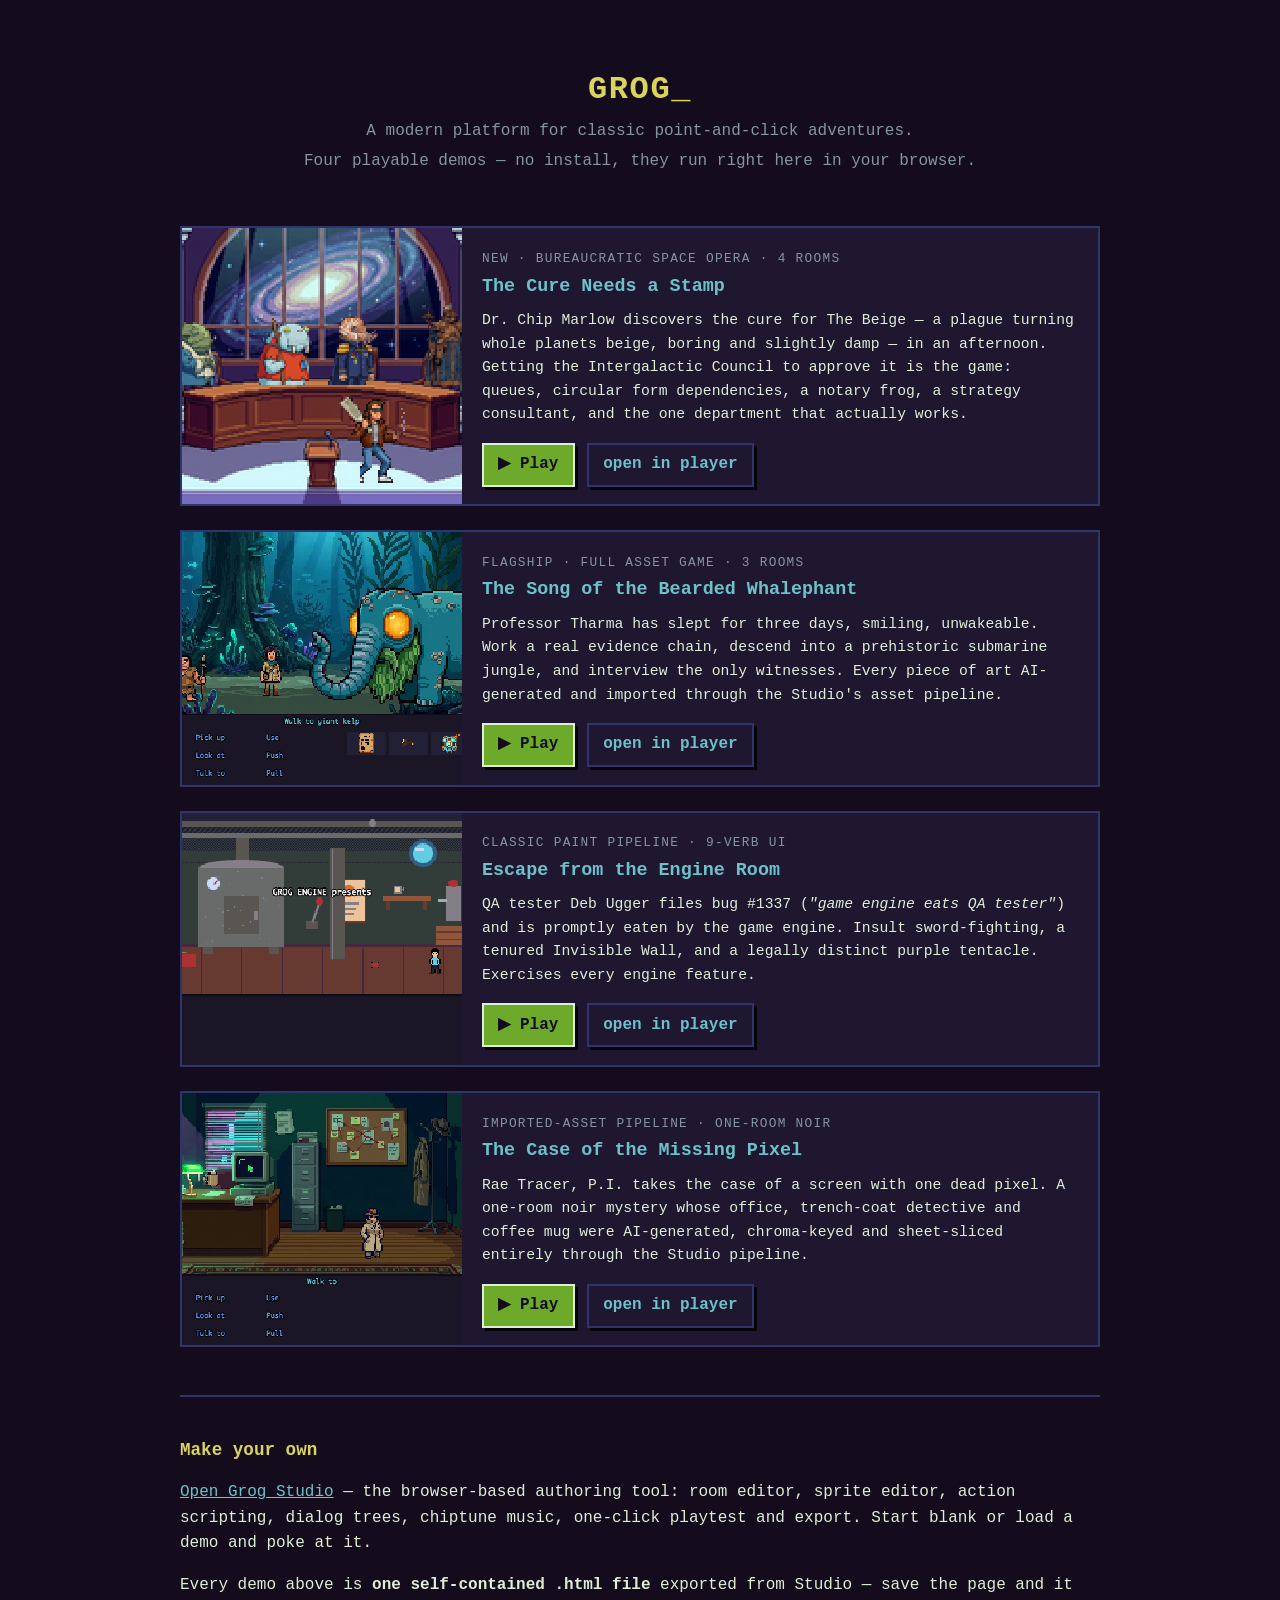
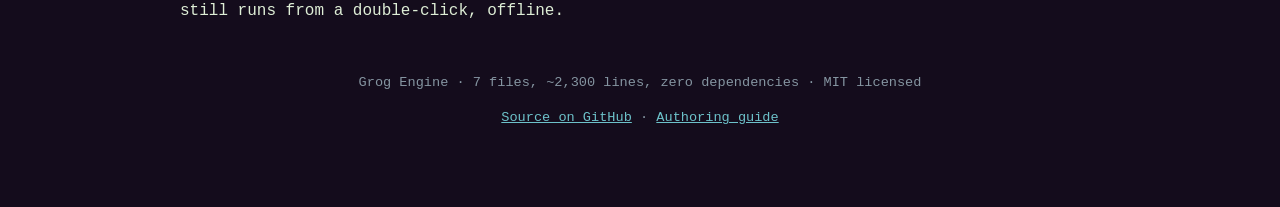
<file: index.html>
<!DOCTYPE html>
<html lang="en">
<head>
<meta charset="utf-8">
<meta name="viewport" content="width=device-width, initial-scale=1">
<title>Grog — playable demos</title>
<meta name="description" content="Playable demo games for Grog, a modern platform for classic SCUMM-style point-and-click adventures. No install — they run in your browser.">
<style>
  :root {
    --bg: #140c1c;
    --panel: #1f1730;
    --border: #30346d;
    --text: #deeed6;
    --dim: #8595a1;
    --cyan: #6dc2ca;
    --yellow: #dad45e;
    --green: #6daa2c;
  }
  * { box-sizing: border-box; }
  body {
    margin: 0;
    background: var(--bg);
    color: var(--text);
    font: 16px/1.6 ui-monospace, "SF Mono", Menlo, Consolas, monospace;
  }
  .wrap { max-width: 960px; margin: 0 auto; padding: 2rem 1.25rem 4rem; }
  header { text-align: center; padding: 2rem 0 1rem; }
  h1 { color: var(--yellow); font-size: 2rem; margin: 0 0 .25rem; letter-spacing: .05em; }
  h1 .blink { animation: blink 1.2s steps(1) infinite; }
  @keyframes blink { 50% { opacity: 0; } }
  header p { color: var(--dim); margin: .25rem 0; }
  header a { color: var(--cyan); }
  .cards { display: grid; gap: 1.5rem; margin-top: 2rem; }
  .card {
    background: var(--panel);
    border: 2px solid var(--border);
    display: grid;
    grid-template-columns: 280px 1fr;
  }
  .card img { width: 100%; height: 100%; object-fit: cover; image-rendering: pixelated; display: block; }
  .card .body { padding: 1.1rem 1.25rem; }
  .card h2 { margin: 0 0 .35rem; font-size: 1.15rem; color: var(--cyan); }
  .card .tag { color: var(--dim); font-size: .8rem; text-transform: uppercase; letter-spacing: .1em; }
  .card p { margin: .5rem 0 1rem; font-size: .92rem; }
  .btn {
    display: inline-block;
    background: var(--green);
    color: #140c1c;
    text-decoration: none;
    font-weight: bold;
    padding: .45rem .9rem;
    border: 2px solid #deeed6;
    box-shadow: 3px 3px 0 #05050a;
  }
  .btn:hover { background: var(--yellow); }
  .btn.alt { background: transparent; color: var(--cyan); border-color: var(--border); }
  .btn.alt:hover { color: var(--yellow); }
  .actions { display: flex; gap: .75rem; flex-wrap: wrap; }
  section.more { margin-top: 3rem; border-top: 2px solid var(--border); padding-top: 1.5rem; }
  section.more h2 { color: var(--yellow); font-size: 1.1rem; }
  section.more a { color: var(--cyan); }
  footer { margin-top: 3rem; color: var(--dim); font-size: .85rem; text-align: center; }
  footer a { color: var(--cyan); }
  @media (max-width: 700px) {
    .card { grid-template-columns: 1fr; }
    .card img { max-height: 200px; }
  }
</style>
</head>
<body>
<div class="wrap">

<header>
  <h1>GROG<span class="blink">_</span></h1>
  <p>A modern platform for classic point-and-click adventures.</p>
  <p>Four playable demos — no install, they run right here in your browser.</p>
</header>

<div class="cards">

  <div class="card">
    <img src="docs/screenshots/cure-council.png" alt="The Cure Needs a Stamp — petitioning the Intergalactic Council">
    <div class="body">
      <span class="tag">New · bureaucratic space opera · 4 rooms</span>
      <h2>The Cure Needs a Stamp</h2>
      <p>Dr. Chip Marlow discovers the cure for The Beige — a plague turning
      whole planets beige, boring and slightly damp — in an afternoon. Getting
      the Intergalactic Council to approve it is the game: queues, circular
      form dependencies, a notary frog, a strategy consultant, and the one
      department that actually works.</p>
      <div class="actions">
        <a class="btn" href="exports/the-cure-needs-a-stamp.html">&#9654; Play</a>
        <a class="btn alt" href="play.html?project=corporate-game/cure.grog.json">open in player</a>
      </div>
    </div>
  </div>

  <div class="card">
    <img src="docs/screenshots/whale-abyss.png" alt="The Song of the Bearded Whalephant — interviewing a witness the size of a chapel">
    <div class="body">
      <span class="tag">Flagship · full asset game · 3 rooms</span>
      <h2>The Song of the Bearded Whalephant</h2>
      <p>Professor Tharma has slept for three days, smiling, unwakeable. Work a
      real evidence chain, descend into a prehistoric submarine jungle, and
      interview the only witnesses. Every piece of art AI-generated and imported
      through the Studio's asset pipeline.</p>
      <div class="actions">
        <a class="btn" href="exports/song-of-the-bearded-whalephant.html">&#9654; Play</a>
        <a class="btn alt" href="play.html?project=demo/whalephant.grog.json">open in player</a>
      </div>
    </div>
  </div>

  <div class="card">
    <img src="docs/screenshots/engine-room.png" alt="Escape from the Engine Room — the boiler room, 9-verb classic UI">
    <div class="body">
      <span class="tag">Classic paint pipeline · 9-verb UI</span>
      <h2>Escape from the Engine Room</h2>
      <p>QA tester Deb Ugger files bug #1337 (<em>"game engine eats QA
      tester"</em>) and is promptly eaten by the game engine. Insult
      sword-fighting, a tenured Invisible Wall, and a legally distinct purple
      tentacle. Exercises every engine feature.</p>
      <div class="actions">
        <a class="btn" href="exports/escape-from-the-engine-room.html">&#9654; Play</a>
        <a class="btn alt" href="play.html?project=demo/engine-room.grog.json">open in player</a>
      </div>
    </div>
  </div>

  <div class="card">
    <img src="docs/screenshots/noir-office.png" alt="The Case of the Missing Pixel — noir office with AI-generated art">
    <div class="body">
      <span class="tag">Imported-asset pipeline · one-room noir</span>
      <h2>The Case of the Missing Pixel</h2>
      <p>Rae Tracer, P.I. takes the case of a screen with one dead pixel. A
      one-room noir mystery whose office, trench-coat detective and coffee mug
      were AI-generated, chroma-keyed and sheet-sliced entirely through the
      Studio pipeline.</p>
      <div class="actions">
        <a class="btn" href="exports/case-of-the-missing-pixel.html">&#9654; Play</a>
        <a class="btn alt" href="play.html?project=demo/missing-pixel.grog.json">open in player</a>
      </div>
    </div>
  </div>

</div>

<section class="more">
  <h2>Make your own</h2>
  <p><a href="studio/">Open Grog Studio</a> — the browser-based authoring tool:
  room editor, sprite editor, action scripting, dialog trees, chiptune music,
  one-click playtest and export. Start blank or load a demo and poke at it.</p>
  <p>Every demo above is <strong>one self-contained .html file</strong> exported
  from Studio — save the page and it still runs from a double-click, offline.</p>
</section>

<footer>
  <p>Grog Engine · 7 files, ~2,300 lines, zero dependencies · MIT licensed</p>
  <p><a href="https://github.com/sujumayas/scummvm">Source on GitHub</a> · <a href="docs/AUTHORING.md">Authoring guide</a></p>
</footer>

</div>
</body>
</html>
</file>
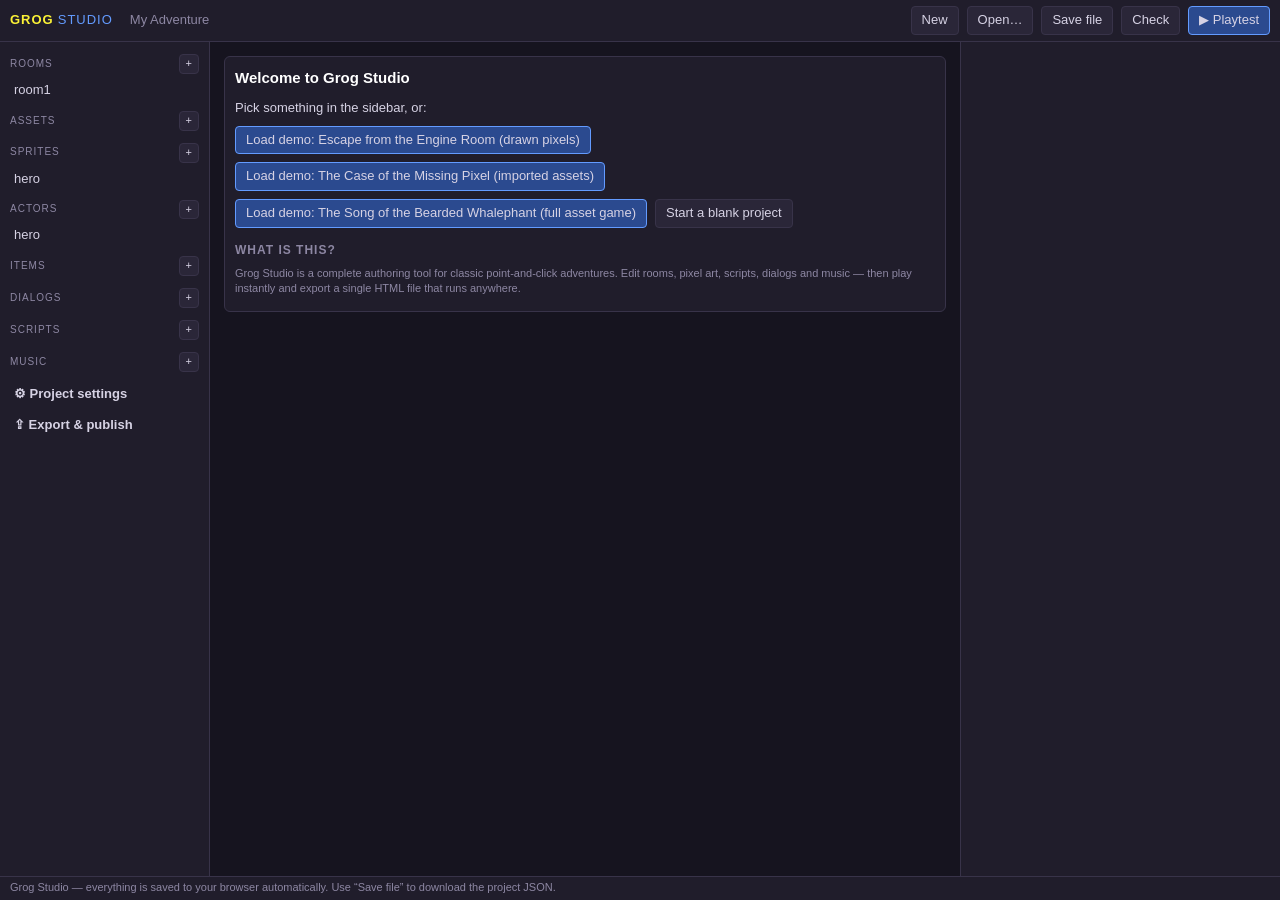
<file: studio/index.html>
<!DOCTYPE html>
<html lang="en">
<head>
<meta charset="utf-8">
<meta name="viewport" content="width=device-width, initial-scale=1">
<title>Grog Studio</title>
<link rel="stylesheet" href="studio.css">
</head>
<body>
<div id="app">
  <header id="topbar">
    <div id="logo">GROG<span>STUDIO</span></div>
    <div id="project-title" title="Project title">untitled</div>
    <div class="spacer"></div>
    <button id="btn-new">New</button>
    <button id="btn-open">Open…</button>
    <button id="btn-save">Save file</button>
    <button id="btn-check">Check</button>
    <button id="btn-play" class="primary">▶ Playtest</button>
    <input type="file" id="file-open" accept=".json,.grog.json" hidden>
  </header>
  <nav id="sidebar"></nav>
  <main id="editor"></main>
  <aside id="inspector"></aside>
  <footer id="statusbar">Grog Studio — everything is saved to your browser automatically. Use “Save file” to download the project JSON.</footer>
</div>
<div id="modal-root"></div>
<div id="play-overlay" hidden>
  <div id="play-frame-wrap">
    <div id="play-bar"><span>Playtest</span><div class="spacer"></div><button id="btn-play-restart">Restart</button><button id="btn-play-close">✕ Close</button></div>
    <iframe id="play-frame" src="about:blank"></iframe>
  </div>
</div>
<!-- engine (reused for rendering previews + playtest export) -->
<script src="../engine/core.js"></script>
<script src="../engine/render.js"></script>
<script src="../engine/walk.js"></script>
<script src="../engine/audio.js"></script>
<script src="../engine/script.js"></script>
<script src="../engine/ui.js"></script>
<script src="../engine/boot.js"></script>
<!-- studio -->
<script src="studio-core.js"></script>
<script src="studio-room.js"></script>
<script src="studio-sprite.js"></script>
<script src="studio-assets.js"></script>
<script src="studio-data.js"></script>
<script src="studio-export.js"></script>
<script>Studio.boot();</script>
</body>
</html>
</file>
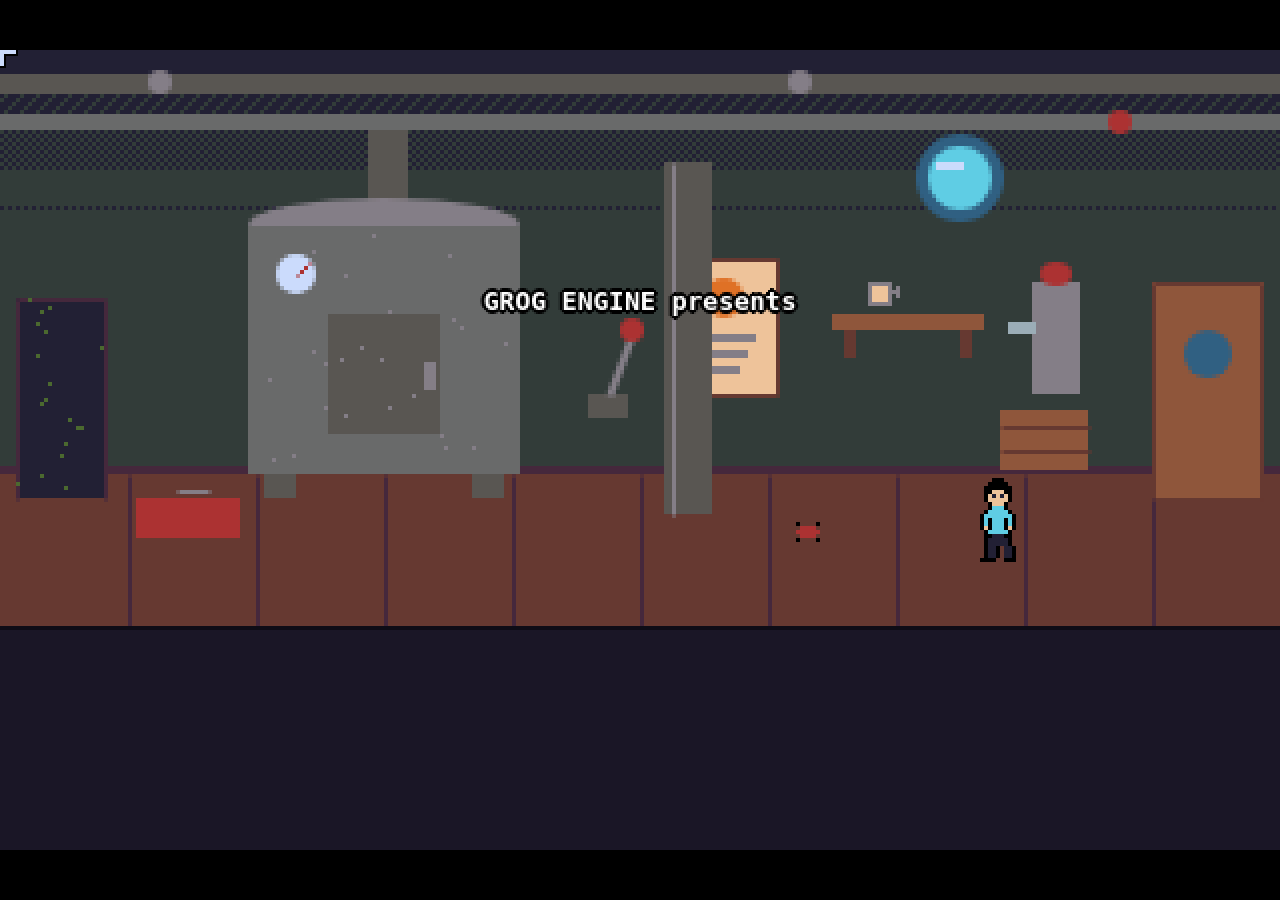
<file: play.html>
<!DOCTYPE html>
<html lang="en">
<head>
<meta charset="utf-8">
<meta name="viewport" content="width=device-width, initial-scale=1, user-scalable=no">
<title>Grog Player</title>
<style>
  html, body { margin: 0; padding: 0; width: 100%; height: 100%; background: #000; overflow: hidden; }
  #game { width: 100vw; height: 100vh; }
  #boot-msg { color: #5fcde4; font: 14px monospace; padding: 2em; }
</style>
</head>
<body>
<div id="game"><div id="boot-msg">Loading…</div></div>
<script src="engine/core.js"></script>
<script src="engine/render.js"></script>
<script src="engine/walk.js"></script>
<script src="engine/audio.js"></script>
<script src="engine/script.js"></script>
<script src="engine/ui.js"></script>
<script src="engine/boot.js"></script>
<script>
(async function () {
  const params = new URLSearchParams(location.search);
  const msg = document.getElementById('boot-msg');
  let engine = null;

  async function boot(project) {
    if (engine) { engine.destroy(); }
    try {
      engine = await Grog.boot(project, '#game', { debugWalk: params.has('debugwalk') });
      window.engine = engine; // for debugging / Studio
    } catch (e) {
      msg.textContent = 'Failed to start: ' + e.message;
      console.error(e);
    }
  }

  // 1. embedded project (single-file exports set window.GROG_PROJECT)
  if (window.GROG_PROJECT) { boot(window.GROG_PROJECT); return; }
  // 2. Studio playtest: project arrives via postMessage
  if (params.has('studio')) {
    msg.textContent = 'Waiting for Grog Studio…';
    window.addEventListener('message', (e) => {
      if (e.data && e.data.type === 'grog:project') boot(e.data.project);
    });
    if (window.parent !== window) window.parent.postMessage({ type: 'grog:ready' }, '*');
    return;
  }
  // 3. ?project=url
  boot(params.get('project') || 'demo/engine-room.grog.json');
})();
</script>
</body>
</html>
</file>
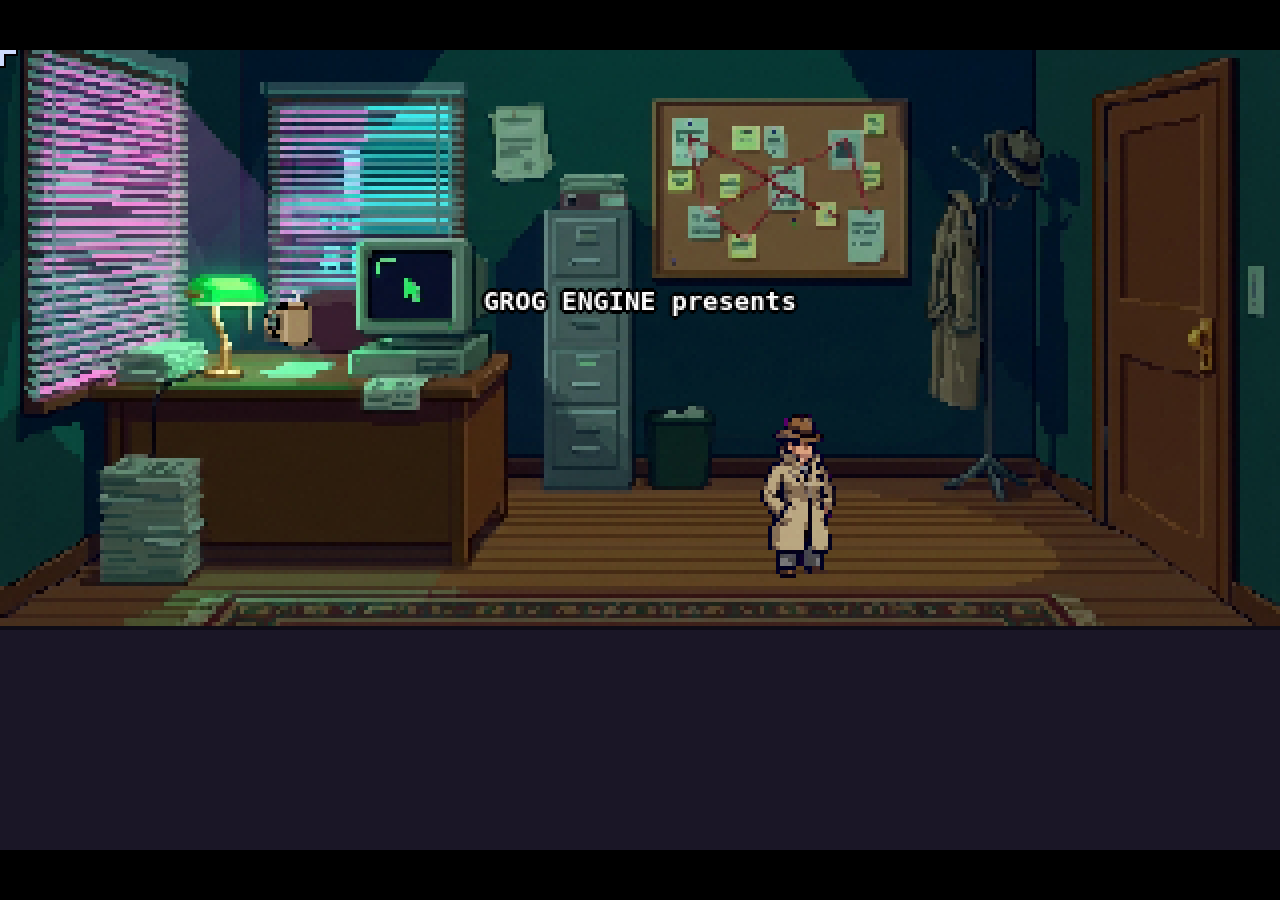
<file: exports/case-of-the-missing-pixel.html>
<!DOCTYPE html>
<html lang="en">
<head>
<meta charset="utf-8">
<meta name="viewport" content="width=device-width, initial-scale=1, user-scalable=no">
<title>The Case of the Missing Pixel</title>
<style>html,body{margin:0;padding:0;width:100%;height:100%;background:#000;overflow:hidden}#game{width:100vw;height:100vh}</style>
</head>
<body>
<div id="game"></div>
<script>
/* ==== engine/core.js ==== */
/* Grog Engine — core: namespace, palette, state, main loop, input, rooms, saves.
   Zero dependencies. Files extend Grog.Engine.prototype and are concatenation-safe. */
(function () {
  'use strict';
  const Grog = (window.Grog = window.Grog || {});

  Grog.VERSION = '1.0.0';

  // DawnBringer-32 palette. Sprite/paint color indices: 0-9 then a-v. '.' = transparent.
  Grog.PALETTE = [
    '#000000', '#222034', '#45283c', '#663931', '#8f563b', '#df7126', '#d9a066', '#eec39a',
    '#fbf236', '#99e550', '#6abe30', '#37946e', '#4b692f', '#524b24', '#323c39', '#3f3f74',
    '#306082', '#5b6ee1', '#639bff', '#5fcde4', '#cbdbfc', '#ffffff', '#9badb7', '#847e87',
    '#696a6a', '#595652', '#76428a', '#ac3232', '#d95763', '#d77bba', '#8f974a', '#8a6f30',
  ];
  Grog.COLOR_CHARS = '0123456789abcdefghijklmnopqrstuv';
  Grog.colorIndex = (ch) => Grog.COLOR_CHARS.indexOf(ch);
  Grog.color = (i) => Grog.PALETTE[i] || '#ff00ff';

  // Native room/view geometry (SCUMM-style 320x200: room 320x144, UI below).
  Grog.W = 320;
  Grog.H = 200;
  Grog.VIEW_H = 144;      // room viewport height
  Grog.SENT_Y = 145;      // sentence line
  Grog.UI_Y = 156;        // verb/inventory area top
  Grog.TEXT_SCALE = 2;    // text layer runs at 2x for readability

  // Deterministic RNG (mulberry32) for seeded paint scatter etc.
  Grog.rng = function (seed) {
    let a = seed >>> 0;
    return function () {
      a |= 0; a = (a + 0x6d2b79f5) | 0;
      let t = Math.imul(a ^ (a >>> 15), 1 | a);
      t = (t + Math.imul(t ^ (t >>> 7), 61 | t)) ^ t;
      return ((t ^ (t >>> 14)) >>> 0) / 4294967296;
    };
  };

  Grog.clamp = (v, a, b) => Math.max(a, Math.min(b, v));
  Grog.dist = (x1, y1, x2, y2) => Math.hypot(x2 - x1, y2 - y1);
  Grog.pointInPoly = function (x, y, pts) {
    let inside = false;
    for (let i = 0, j = pts.length - 2; i < pts.length; j = i, i += 2) {
      const xi = pts[i], yi = pts[i + 1], xj = pts[j], yj = pts[j + 1];
      if (yi > y !== yj > y && x < ((xj - xi) * (y - yi)) / (yj - yi) + xi) inside = !inside;
    }
    return inside;
  };

  Grog.Engine = class Engine {
    constructor(project, container, opts = {}) {
      this.project = project;
      this.opts = opts;
      this.container = typeof container === 'string' ? document.querySelector(container) : container;

      // --- runtime state (what gets saved) ---
      this.state = {
        flags: Object.assign({}, project.flags || {}),
        vars: Object.assign({}, project.vars || {}),
        inventory: [],
        room: null,
        rooms: {},        // per-room overrides: { hotspotId: {hidden,state}, actors:{id:{x,y,dir,hidden}} }
        dialogOnce: {},    // used dialog options
        actorRooms: {},    // actorId -> roomId placement overrides
        playtime: 0,
      };

      // --- transient ---
      this.actors = {};       // live actor objects
      this.room = null;       // current room def
      this.camera = { x: 0 };
      this.cutscenes = 0;     // >0 = input locked to script
      this.hover = null;      // hovered hotspot/actor/item descriptor
      this.verb = null;       // selected verb id
      this.heldItem = null;   // first noun for use/give sentences
      this.sentence = '';
      this.dialog = null;     // active dialog ui state
      this.speech = [];       // active speech bubbles [{actorId,text,color,until,x,y}]
      this.menu = null;       // save/load overlay state
      this.toast = null;      // transient message
      this.fade = { v: 0, target: 0, speed: 0 }; // 0 = visible, 1 = black
      this.mouse = { x: 0, y: 0, inView: false };
      this.time = 0;
      this._acc = 0;
      this._saveKey = 'grog_' + (project.meta && project.meta.title || 'game').replace(/\W+/g, '_').toLowerCase();
      this._ended = false;

      this._buildDom();
      this._bindInput();
      this.audio = new Grog.Audio();
      this._initVerbs();
    }

    _buildDom() {
      const c = this.container;
      c.innerHTML = '';
      c.style.position = 'relative';
      c.style.background = '#000';
      c.style.overflow = 'hidden';
      c.style.cursor = 'none';
      c.style.userSelect = 'none';
      // low-res game layer
      this.cv = document.createElement('canvas');
      this.cv.width = Grog.W; this.cv.height = Grog.H;
      this.ctx = this.cv.getContext('2d');
      // 2x text/UI overlay layer
      this.tv = document.createElement('canvas');
      this.tv.width = Grog.W * Grog.TEXT_SCALE; this.tv.height = Grog.H * Grog.TEXT_SCALE;
      this.tctx = this.tv.getContext('2d');
      // composited display canvas
      this.dv = document.createElement('canvas');
      this.dv.style.position = 'absolute';
      this.dv.style.left = '50%'; this.dv.style.top = '50%';
      this.dv.style.transform = 'translate(-50%,-50%)';
      this.dv.style.imageRendering = 'pixelated';
      this.dctx = this.dv.getContext('2d');
      c.appendChild(this.dv);
      // offscreen room buffer (rooms can be wider than the view: scrolling)
      this.rv = document.createElement('canvas');
      this.rctx = this.rv.getContext('2d');
      this._resize();
      this._onResize = () => this._resize();
      window.addEventListener('resize', this._onResize);
    }

    _resize() {
      const cw = this.container.clientWidth || Grog.W, ch = this.container.clientHeight || Grog.H;
      const s = Math.max(1, Math.floor(Math.min(cw / Grog.W, ch / Grog.H)));
      const fit = Math.min(cw / Grog.W, ch / Grog.H);
      this.scale = fit >= 1 ? s : fit; // integer scale when possible, shrink-to-fit otherwise
      this.dv.width = Math.round(Grog.W * this.scale * Grog.TEXT_SCALE) / Grog.TEXT_SCALE * 1; // keep simple
      this.dv.width = Grog.W * Grog.TEXT_SCALE;
      this.dv.height = Grog.H * Grog.TEXT_SCALE;
      this.dv.style.width = Math.round(Grog.W * this.scale) + 'px';
      this.dv.style.height = Math.round(Grog.H * this.scale) + 'px';
    }

    _bindInput() {
      const toNative = (e) => {
        const r = this.dv.getBoundingClientRect();
        return {
          x: Grog.clamp(((e.clientX - r.left) / r.width) * Grog.W, 0, Grog.W - 1),
          y: Grog.clamp(((e.clientY - r.top) / r.height) * Grog.H, 0, Grog.H - 1),
        };
      };
      this.dv.addEventListener('mousemove', (e) => {
        const p = toNative(e);
        this.mouse.x = p.x; this.mouse.y = p.y; this.mouse.inView = p.y < Grog.VIEW_H;
      });
      this.dv.addEventListener('mousedown', (e) => {
        e.preventDefault();
        const p = toNative(e);
        this.mouse.x = p.x; this.mouse.y = p.y;
        this.onClick(p.x, p.y, e.button === 2);
      });
      this.dv.addEventListener('contextmenu', (e) => e.preventDefault());
      this._onKey = (e) => this.onKey(e);
      window.addEventListener('keydown', this._onKey);
    }

    destroy() {
      this._ended = true;
      window.removeEventListener('resize', this._onResize);
      window.removeEventListener('keydown', this._onKey);
      if (this.audio) this.audio.stopMusic();
      cancelAnimationFrame(this._raf);
    }

    // ---------- lifecycle ----------
    async start() {
      const meta = this.project.meta || {};
      this._makeActors();
      // the loop must run before any script awaits (say/sleep resolve off this.time)
      this._last = performance.now();
      const loop = (t) => {
        if (this._ended) return;
        const dt = Math.min(0.1, (t - this._last) / 1000);
        this._last = t;
        this.update(dt);
        this.render();
        this._raf = requestAnimationFrame(loop);
      };
      this._raf = requestAnimationFrame(loop);
      const start = meta.start || {};
      await this.gotoRoom(start.room || Object.keys(this.project.rooms)[0], start.x, start.y, { instant: true });
      if (this.project.scripts && this.project.scripts.$intro) this.runScript(this.project.scripts.$intro);
    }

    _makeActors() {
      const P = this.project;
      for (const id in P.actors || {}) {
        const def = P.actors[id];
        this.actors[id] = {
          id, def,
          x: 0, y: 0, dir: 'D',
          scale: 1, roomId: null, hidden: false,
          anim: 'idle', frame: 0, ftime: 0,
          path: null, pathI: 0, speed: def.speed || 42,
          talking: false, walkResolve: null,
        };
      }
      this.playerId = P.player || Object.keys(P.actors || {})[0];
    }

    player() { return this.actors[this.playerId]; }

    update(dt) {
      this.time += dt;
      this.state.playtime += dt;
      this.updateWalks(dt);
      this.updateAnims(dt);
      this.updateSpeech();
      this.updateHover();
      // fade
      if (this.fade.v !== this.fade.target) {
        const d = Math.sign(this.fade.target - this.fade.v) * this.fade.speed * dt;
        this.fade.v = Grog.clamp(this.fade.v + d, 0, 1);
      }
      // camera follows player
      const room = this.room;
      if (room) {
        const rw = room.w || Grog.W;
        if (rw > Grog.W) {
          const p = this.player();
          if (p && p.roomId === this.state.room) {
            const target = Grog.clamp(p.x - Grog.W / 2, 0, rw - Grog.W);
            this.camera.x += (target - this.camera.x) * Math.min(1, dt * 4);
          }
        } else this.camera.x = 0;
      }
    }

    // ---------- rooms ----------
    roomState(roomId) {
      const rs = this.state.rooms;
      if (!rs[roomId]) rs[roomId] = { hotspots: {}, actors: {} };
      return rs[roomId];
    }
    hotspotState(roomId, hid) {
      const rs = this.roomState(roomId);
      if (!rs.hotspots[hid]) rs.hotspots[hid] = {};
      return rs.hotspots[hid];
    }
    hotspotVisible(h) {
      const hs = this.hotspotState(this.state.room, h.id);
      if (hs.hidden !== undefined) return !hs.hidden;
      return !h.hidden;
    }
    hotspotCurState(h) {
      const hs = this.hotspotState(this.state.room, h.id);
      return hs.state !== undefined ? hs.state : h.state;
    }

    async gotoRoom(roomId, x, y, opts = {}) {
      const P = this.project;
      const room = P.rooms[roomId];
      if (!room) { console.warn('No room', roomId); return; }
      if (!opts.instant) await this.fadeTo(1, 2.5);
      this.state.room = roomId;
      this.room = room;
      this.camera.x = 0;
      this.speech = [];
      this.buildWalkGrid(room);
      this.prerenderRoom(room);
      // place actors that belong to this room
      for (const id in this.actors) {
        const a = this.actors[id];
        const override = this.state.actorRooms[id];
        const placed = (room.actors || {})[id];
        const inRoom = override !== undefined ? override === roomId : !!placed;
        a.roomId = inRoom ? roomId : (override !== undefined ? override : a.roomId === roomId ? null : a.roomId);
        if (inRoom && placed && !a._moved) { a.x = placed.x; a.y = placed.y; a.dir = placed.dir || 'D'; a.hidden = !!placed.hidden; }
        const ast = this.roomState(roomId).actors[id];
        if (ast) { if (ast.x !== undefined) { a.x = ast.x; a.y = ast.y; } if (ast.hidden !== undefined) a.hidden = ast.hidden; }
      }
      // player placement
      const p = this.player();
      if (p) {
        p.roomId = roomId;
        this.state.actorRooms[this.playerId] = roomId;
        if (x !== undefined) { p.x = x; p.y = y; }
        p.path = null; p.anim = 'idle'; p.frame = 0;
        if (opts.dir) p.dir = opts.dir;
        p.scale = this.scaleAt(p.y);
      }
      if (room.music !== undefined) this.audio.playMusic(room.music ? (P.music || {})[room.music] : null, room.music);
      if (!opts.instant) await this.fadeTo(0, 2.5);
      // enter scripts run as their own cutscene; don't block the room switch on them
      if (room.enter && !opts.noEnter) this.runScript(room.enter);
    }

    fadeTo(target, speed) {
      this.fade.target = target; this.fade.speed = speed || 2.5;
      return new Promise((res) => {
        const check = () => {
          if (this._ended || this.fade.v === this.fade.target) return res();
          requestAnimationFrame(check);
        };
        check();
      });
    }

    // ---------- saves ----------
    saveSlots() {
      const out = [];
      for (let i = 0; i < 3; i++) {
        try {
          const raw = localStorage.getItem(this._saveKey + '_' + i);
          out.push(raw ? JSON.parse(raw).meta : null);
        } catch (e) { out.push(null); }
      }
      return out;
    }
    saveGame(slot) {
      const p = this.player();
      const data = {
        meta: { when: Date.now(), room: this.room ? this.room.name : '', playtime: Math.round(this.state.playtime) },
        state: this.state,
        player: p ? { x: p.x, y: p.y, dir: p.dir } : null,
      };
      try { localStorage.setItem(this._saveKey + '_' + slot, JSON.stringify(data)); this.showToast('Game saved.'); }
      catch (e) { this.showToast('Save failed: ' + e.message); }
    }
    async loadGame(slot) {
      let data;
      try { data = JSON.parse(localStorage.getItem(this._saveKey + '_' + slot)); } catch (e) { }
      if (!data) { this.showToast('Empty slot.'); return; }
      this.state = data.state;
      this.state.rooms = this.state.rooms || {};
      this.menu = null; this.dialog = null; this.speech = []; this.cutscenes = 0;
      this.clearSentence();
      await this.gotoRoom(this.state.room, data.player && data.player.x, data.player && data.player.y, { instant: true, noEnter: true });
      if (data.player) this.player().dir = data.player.dir;
      this.showToast('Game loaded.');
    }

    showToast(text) { this.toast = { text, until: this.time + 2.2 }; }
  };
})();

/* ==== engine/render.js ==== */
/* Grog Engine — render: paint ops, sprites, actors, text layer, compositing. */
(function () {
  'use strict';
  const Grog = window.Grog;
  const E = Grog.Engine.prototype;

  Grog.FONT = 'bold 13px "Lucida Console", Monaco, monospace';
  Grog.FONT_SMALL = 'bold 11px "Lucida Console", Monaco, monospace';

  // ---------- external image assets ----------
  // project.assets = { id: { src: dataURI|url } } - decoded once, cached globally.
  Grog._assetCache = {};
  Grog.loadAssets = function (project) {
    const assets = project.assets || {};
    const jobs = [];
    for (const id in assets) {
      if (Grog._assetCache[id] && Grog._assetCache[id]._src === assets[id].src) continue;
      jobs.push(new Promise((resolve) => {
        const img = new Image();
        img.onload = () => { img._src = assets[id].src; Grog._assetCache[id] = img; resolve(); };
        img.onerror = () => { console.warn('Asset failed to load:', id); resolve(); };
        img.src = assets[id].src;
      }));
    }
    return Promise.all(jobs);
  };
  Grog.asset = (id) => Grog._assetCache[id] || null;

  // ---------- sprite rasterization (cached offscreen canvases) ----------
  Grog._spriteCache = {};
  Grog.rasterFrame = function (project, spriteId, frameName) {
    const key = spriteId + ' ' + frameName;
    const cache = Grog._spriteCache;
    if (cache[key]) return cache[key];
    const spr = (project.sprites || {})[spriteId];
    if (!spr) return null;
    // sheet sprite: frames are cells cut from an imported image asset
    if (spr.sheet) {
      const img = Grog.asset(spr.sheet.asset);
      if (!img) return null;
      const fw = spr.sheet.fw || img.width, fh = spr.sheet.fh || img.height;
      const cols = Math.max(1, Math.floor(img.width / fw));
      const ref = (spr.frames || {})[frameName];
      if (ref === undefined) return null;
      let col, row;
      if (Array.isArray(ref)) { col = ref[0]; row = ref[1]; }
      else { col = ref % cols; row = Math.floor(ref / cols); }
      const cv2 = document.createElement('canvas');
      cv2.width = fw; cv2.height = fh;
      const c2 = cv2.getContext('2d');
      c2.imageSmoothingEnabled = false;
      c2.drawImage(img, col * fw, row * fh, fw, fh, 0, 0, fw, fh);
      cache[key] = cv2;
      return cv2;
    }
    if (!spr.frames || !spr.frames[frameName]) return null;
    const rows = spr.frames[frameName];
    const h = rows.length, w = spr.w || (rows[0] ? rows[0].length : 0);
    const cv = document.createElement('canvas');
    cv.width = Math.max(1, w); cv.height = Math.max(1, h);
    const ctx = cv.getContext('2d');
    for (let y = 0; y < h; y++) {
      const row = rows[y] || '';
      for (let x = 0; x < row.length; x++) {
        const ch = row[x];
        if (ch === '.' || ch === ' ') continue;
        ctx.fillStyle = Grog.color(Grog.colorIndex(ch));
        ctx.fillRect(x, y, 1, 1);
      }
    }
    cache[key] = cv;
    return cv;
  };
  Grog.clearSpriteCache = function () { Grog._spriteCache = {}; };

  // ---------- paint ops ----------
  // Draw a list of paint ops onto ctx. Skips ops with a z baseline unless includeZ.
  Grog.paint = function (ctx, ops, project, opts = {}) {
    for (const op of ops || []) {
      if (op.z !== undefined && !opts.includeZ) continue;
      if (opts.onlyZ && op.z === undefined) continue;
      Grog.paintOp(ctx, op, project);
    }
  };
  Grog.paintOp = function (ctx, op, project) {
    const C = (i) => Grog.color(typeof i === 'string' ? Grog.colorIndex(i) : i);
    switch (op.op) {
      case 'fill':
        ctx.fillStyle = C(op.c); ctx.fillRect(0, 0, ctx.canvas.width, ctx.canvas.height); break;
      case 'rect':
        ctx.fillStyle = C(op.c); ctx.fillRect(op.x, op.y, op.w, op.h); break;
      case 'poly': {
        ctx.fillStyle = C(op.c); ctx.beginPath();
        const p = op.pts; ctx.moveTo(p[0], p[1]);
        for (let i = 2; i < p.length; i += 2) ctx.lineTo(p[i], p[i + 1]);
        ctx.closePath(); ctx.fill(); break;
      }
      case 'ellipse':
        ctx.fillStyle = C(op.c); ctx.beginPath();
        ctx.ellipse(op.x, op.y, op.rx, op.ry, 0, 0, Math.PI * 2); ctx.fill(); break;
      case 'line': {
        ctx.strokeStyle = C(op.c); ctx.lineWidth = op.w || 1; ctx.beginPath();
        ctx.moveTo(op.x1 + 0.5, op.y1 + 0.5); ctx.lineTo(op.x2 + 0.5, op.y2 + 0.5); ctx.stroke(); break;
      }
      case 'grad': {
        // vertical dithered gradient between two palette colors (checker dithering)
        const rows = op.h, from = C(op.from), to = C(op.to);
        for (let y = 0; y < rows; y++) {
          const t = rows <= 1 ? 0 : y / (rows - 1);
          if (op.dither === false) {
            ctx.fillStyle = t < 0.5 ? from : to;
            ctx.fillRect(op.x, op.y + y, op.w, 1);
          } else {
            // 4-band dither
            const band = Math.floor(t * 4);
            for (let x = 0; x < op.w; x++) {
              let useTo;
              if (band === 0) useTo = false;
              else if (band === 3) useTo = true;
              else if (band === 1) useTo = (x + y) % 4 === 0;
              else useTo = (x + y) % 2 === 0;
              ctx.fillStyle = useTo ? to : from;
              ctx.fillRect(op.x + x, op.y + y, 1, 1);
            }
          }
        }
        break;
      }
      case 'scatter': {
        const rnd = Grog.rng(op.seed || 1);
        ctx.fillStyle = C(op.c);
        const s = op.size || 1;
        for (let i = 0; i < (op.n || 20); i++) {
          ctx.fillRect(op.x + Math.floor(rnd() * op.w), op.y + Math.floor(rnd() * op.h), s, s);
        }
        break;
      }
      case 'image': {
        const img = Grog.asset(op.id);
        if (!img) break;
        ctx.save();
        ctx.imageSmoothingEnabled = false;
        const dw = op.w || (op.sw || img.width), dh = op.h || (op.sh || img.height);
        const sx = op.sx || 0, sy = op.sy || 0, sw = op.sw || img.width, sh = op.sh || img.height;
        if (op.flip) {
          ctx.translate((op.x || 0) + dw, op.y || 0);
          ctx.scale(-1, 1);
          ctx.drawImage(img, sx, sy, sw, sh, 0, 0, dw, dh);
        } else {
          ctx.drawImage(img, sx, sy, sw, sh, op.x || 0, op.y || 0, dw, dh);
        }
        ctx.restore();
        break;
      }
      case 'sprite': {
        const img = Grog.rasterFrame(project, op.id, op.frame || Object.keys(((project.sprites || {})[op.id] || { frames: {} }).frames)[0]);
        if (!img) break;
        const sc = op.scale || 1;
        ctx.save();
        ctx.imageSmoothingEnabled = false;
        if (op.flip) {
          ctx.translate(op.x + img.width * sc, op.y);
          ctx.scale(-sc, sc);
          ctx.drawImage(img, 0, 0);
        } else {
          ctx.translate(op.x, op.y);
          ctx.scale(sc, sc);
          ctx.drawImage(img, 0, 0);
        }
        ctx.restore();
        break;
      }
    }
  };

  // ---------- room prerender ----------
  E.prerenderRoom = function (room) {
    room = room || this.room;
    if (!room) return;
    const w = room.w || Grog.W;
    this.rv.width = w; this.rv.height = Grog.VIEW_H;
    const ctx = this.rctx;
    ctx.imageSmoothingEnabled = false;
    ctx.fillStyle = '#000';
    ctx.fillRect(0, 0, w, Grog.VIEW_H);
    Grog.paint(ctx, room.paint, this.project);
    // hotspot state paints (non-z)
    for (const h of room.hotspots || []) {
      if (!this.hotspotVisible(h)) continue;
      const ops = this._hotspotPaint(h);
      if (ops) Grog.paint(ctx, ops, this.project);
    }
    this._roomDirty = false;
  };
  E._hotspotPaint = function (h) {
    if (h.states) {
      const st = this.hotspotCurState(h);
      const def = h.states[st];
      return def ? def.paint : null;
    }
    return h.paint || null;
  };
  E.markRoomDirty = function () { this._roomDirty = true; };

  // ---------- animation ----------
  E.resolveAnim = function (actor, name) {
    const anims = actor.def.anims || {};
    let a = anims[name];
    let flip = false;
    if (a && a.ref) { flip = !!a.flip; a = anims[a.ref]; }
    if (!a) return null;
    return { frames: a.frames, fps: a.fps || 8, flip: flip || !!a.flip && !a.ref && false };
  };
  E.pickAnimName = function (a) {
    const anims = a.def.anims || {};
    const dir = a.dir;
    if (a.talking) {
      if (anims['talk' + dir]) return 'talk' + dir;
      if (anims.talk) return 'talk';
    }
    if (a.path) {
      if (anims['walk' + dir]) return 'walk' + dir;
      if (anims.walkR) return dir === 'L' ? 'walkL' : 'walkR';
    }
    if (anims['idle' + dir]) return 'idle' + dir;
    return 'idle';
  };
  E.updateAnims = function (dt) {
    for (const id in this.actors) {
      const a = this.actors[id];
      if (a.roomId !== this.state.room || a.hidden) continue;
      const want = a.animLock || this.pickAnimName(a);
      if (want !== a.anim) { a.anim = want; a.frame = 0; a.ftime = 0; }
      const def = this.resolveAnim(a, a.anim);
      if (!def) continue;
      a.ftime += dt;
      const spf = 1 / (def.fps || 8);
      while (a.ftime >= spf) {
        a.ftime -= spf;
        a.frame++;
        if (a.frame >= def.frames.length) {
          if (a.animOnce) { a.frame = def.frames.length - 1; a.animLock = null; a.animOnce = false; if (a.animResolve) { a.animResolve(); a.animResolve = null; } }
          else a.frame = 0;
        }
      }
    }
  };

  E.drawActor = function (ctx, a) {
    const name = a.anim;
    const def = this.resolveAnim(a, name) || this.resolveAnim(a, 'idle');
    if (!def) return;
    const frameName = def.frames[Math.min(a.frame, def.frames.length - 1)];
    const img = Grog.rasterFrame(this.project, a.def.sprite, frameName);
    if (!img) return;
    const sc = a.scale || 1;
    const w = img.width * sc, h = img.height * sc;
    const x = Math.round(a.x - w / 2), y = Math.round(a.y - h);
    ctx.save();
    ctx.imageSmoothingEnabled = false;
    // flip if anim mirrors, or actor faces L and uses R art
    const anims = a.def.anims || {};
    let flip = false;
    const raw = anims[name];
    if (raw && raw.ref) flip = !!raw.flip;
    else if (raw && raw.flip) flip = true;
    if (flip) {
      ctx.translate(x + w, y); ctx.scale(-1, 1);
      ctx.drawImage(img, 0, 0, img.width, img.height, 0, 0, w, h);
    } else {
      ctx.drawImage(img, 0, 0, img.width, img.height, x, y, w, h);
    }
    ctx.restore();
  };

  // ---------- text helpers (2x layer) ----------
  E.text = function (str, x, y, opts = {}) {
    const t = this.tctx, S = Grog.TEXT_SCALE;
    t.font = opts.small ? Grog.FONT_SMALL : Grog.FONT;
    t.textBaseline = 'top';
    t.textAlign = opts.align || 'left';
    const px = x * S, py = y * S;
    if (opts.outline !== false) {
      t.fillStyle = '#000';
      for (const [ox, oy] of [[-2, 0], [2, 0], [0, -2], [0, 2], [-1, -1], [1, 1], [-1, 1], [1, -1]]) {
        t.fillText(str, px + ox, py + oy);
      }
    }
    t.fillStyle = opts.color || '#fff';
    t.fillText(str, px, py);
  };
  E.textWidth = function (str, small) {
    const t = this.tctx;
    t.font = small ? Grog.FONT_SMALL : Grog.FONT;
    return t.measureText(str).width / Grog.TEXT_SCALE;
  };
  E.wrapText = function (str, maxW, small) {
    const words = String(str).split(' ');
    const lines = [];
    let cur = '';
    for (const w of words) {
      const test = cur ? cur + ' ' + w : w;
      if (this.textWidth(test, small) > maxW && cur) { lines.push(cur); cur = w; }
      else cur = test;
    }
    if (cur) lines.push(cur);
    return lines;
  };

  // ---------- speech ----------
  E.updateSpeech = function () {
    this.speech = this.speech.filter((s) => {
      if (this.time >= s.until) {
        const a = this.actors[s.actorId];
        if (a) a.talking = this.speech.some((o) => o !== s && o.actorId === s.actorId);
        if (a && !a.talking) a.talking = false;
        if (s.resolve) s.resolve();
        return false;
      }
      return true;
    });
  };
  E.skipSpeech = function () {
    for (const s of this.speech) s.until = this.time;
  };

  // ---------- master render ----------
  E.render = function () {
    const ctx = this.ctx, t = this.tctx;
    const camX = Math.round(this.camera.x);
    ctx.imageSmoothingEnabled = false;
    ctx.fillStyle = '#000';
    ctx.fillRect(0, 0, Grog.W, Grog.H);
    t.clearRect(0, 0, this.tv.width, this.tv.height);

    if (this._roomDirty) this.prerenderRoom();

    if (this.room) {
      // 1. room base
      ctx.drawImage(this.rv, -camX, 0);
      // 2. depth pass: actors + z ops, painter's algorithm by baseline
      const items = [];
      for (const id in this.actors) {
        const a = this.actors[id];
        if (a.roomId === this.state.room && !a.hidden) items.push({ key: a.y, actor: a });
      }
      const zops = [];
      for (const op of this.room.paint || []) if (op.z !== undefined) zops.push(op);
      for (const h of this.room.hotspots || []) {
        if (!this.hotspotVisible(h)) continue;
        for (const op of this._hotspotPaint(h) || []) if (op.z !== undefined) zops.push(op);
      }
      for (const op of zops) items.push({ key: op.z, op });
      items.sort((a, b) => a.key - b.key);
      ctx.save();
      ctx.translate(-camX, 0);
      ctx.beginPath(); ctx.rect(camX, 0, Grog.W, Grog.VIEW_H); ctx.clip();
      for (const it of items) {
        if (it.actor) this.drawActor(ctx, it.actor);
        else Grog.paintOp(ctx, it.op, this.project);
      }
      ctx.restore();
      // debug walk grid
      if (this.opts.debugWalk && this.walkGrid) this.drawWalkDebug(ctx, camX);
    }

    // 3. UI on low-res layer (panels) — ui.js
    this.drawUIPanels(ctx);

    // 4. fade
    if (this.fade.v > 0) {
      ctx.fillStyle = 'rgba(0,0,0,' + this.fade.v.toFixed(3) + ')';
      ctx.fillRect(0, 0, Grog.W, Grog.H);
    }

    // 5. text layer: speech, UI labels, dialog, menu, toast, cursor
    for (const s of this.speech) {
      const a = this.actors[s.actorId];
      let sx, sy;
      if (a && a.roomId === this.state.room && !a.hidden && !s.offscreen) {
        const img = this._actorImg(a);
        sx = a.x - camX;
        sy = a.y - (img ? img.height * (a.scale || 1) : 40) - 4;
      } else { sx = Grog.W / 2; sy = 22; }
      const lines = this.wrapText(s.text, 260);
      sy -= lines.length * 9;
      sy = Grog.clamp(sy, 4, Grog.VIEW_H - 12 - lines.length * 9);
      for (let i = 0; i < lines.length; i++) {
        const lx = Grog.clamp(sx, this.textWidth(lines[i]) / 2 + 4, Grog.W - this.textWidth(lines[i]) / 2 - 4);
        this.text(lines[i], lx, sy + i * 9, { align: 'center', color: s.color });
      }
    }

    if (this.titleCard && this.time < this.titleCard.until) {
      const tc = this.titleCard;
      this.text(tc.text, Grog.W / 2, Grog.VIEW_H / 2 - 12, { align: 'center', color: '#fff' });
      if (tc.sub) this.text(tc.sub, Grog.W / 2, Grog.VIEW_H / 2 + 2, { align: 'center', color: '#9badb7', small: true });
    }

    this.drawUIText();       // sentence line, verbs, inventory labels, dialogs — ui.js
    if (this.menu) this.drawMenu();
    if (this.toast && this.time < this.toast.until) {
      this.text(this.toast.text, Grog.W / 2, Grog.VIEW_H - 14, { align: 'center', color: '#fbf236' });
    }
    this.drawCursor();

    // 6. composite to display canvas
    const d = this.dctx, S = Grog.TEXT_SCALE;
    d.imageSmoothingEnabled = false;
    d.clearRect(0, 0, this.dv.width, this.dv.height);
    d.drawImage(this.cv, 0, 0, Grog.W, Grog.H, 0, 0, Grog.W * S, Grog.H * S);
    d.drawImage(this.tv, 0, 0);
  };

  E._actorImg = function (a) {
    const def = this.resolveAnim(a, a.anim) || this.resolveAnim(a, 'idle');
    if (!def) return null;
    return Grog.rasterFrame(this.project, a.def.sprite, def.frames[Math.min(a.frame, def.frames.length - 1)]);
  };

  E.drawWalkDebug = function (ctx, camX) {
    const g = this.walkGrid;
    ctx.save(); ctx.globalAlpha = 0.3; ctx.fillStyle = '#0f0';
    for (let gy = 0; gy < g.rows; gy++)
      for (let gx = 0; gx < g.cols; gx++)
        if (g.cells[gy * g.cols + gx]) ctx.fillRect(gx * g.cell - camX, gy * g.cell, g.cell - 1, g.cell - 1);
    ctx.restore();
  };
})();

/* ==== engine/walk.js ==== */
/* Grog Engine — walk: walkable-polygon grid, A* pathfinding, movement, y-scaling. */
(function () {
  'use strict';
  const Grog = window.Grog;
  const E = Grog.Engine.prototype;
  const CELL = 4;

  E.buildWalkGrid = function (room) {
    const w = room.w || Grog.W;
    const cols = Math.ceil(w / CELL), rows = Math.ceil(Grog.VIEW_H / CELL);
    const cells = new Uint8Array(cols * rows);
    const polys = room.walk || [];
    for (let gy = 0; gy < rows; gy++) {
      for (let gx = 0; gx < cols; gx++) {
        const x = gx * CELL + CELL / 2, y = gy * CELL + CELL / 2;
        for (const poly of polys) {
          if (Grog.pointInPoly(x, y, poly)) { cells[gy * cols + gx] = 1; break; }
        }
      }
    }
    this.walkGrid = { cols, rows, cells, cell: CELL };
  };

  E.walkable = function (x, y) {
    const g = this.walkGrid;
    if (!g) return false;
    const gx = Math.floor(x / g.cell), gy = Math.floor(y / g.cell);
    if (gx < 0 || gy < 0 || gx >= g.cols || gy >= g.rows) return false;
    return !!g.cells[gy * g.cols + gx];
  };

  // nearest walkable cell center to (x,y) — spiral search
  E.nearestWalkable = function (x, y) {
    const g = this.walkGrid;
    if (!g) return { x, y };
    let gx = Grog.clamp(Math.floor(x / g.cell), 0, g.cols - 1);
    let gy = Grog.clamp(Math.floor(y / g.cell), 0, g.rows - 1);
    if (g.cells[gy * g.cols + gx]) return { x, y };
    let best = null, bestD = Infinity;
    for (let r = 1; r < Math.max(g.cols, g.rows); r++) {
      for (let dy = -r; dy <= r; dy++) {
        for (let dx = -r; dx <= r; dx++) {
          if (Math.max(Math.abs(dx), Math.abs(dy)) !== r) continue;
          const nx = gx + dx, ny = gy + dy;
          if (nx < 0 || ny < 0 || nx >= g.cols || ny >= g.rows) continue;
          if (!g.cells[ny * g.cols + nx]) continue;
          const cx = nx * g.cell + g.cell / 2, cy = ny * g.cell + g.cell / 2;
          const d = Grog.dist(x, y, cx, cy);
          if (d < bestD) { bestD = d; best = { x: cx, y: cy }; }
        }
      }
      if (best) return best;
    }
    return { x, y };
  };

  E.findPath = function (x1, y1, x2, y2) {
    const g = this.walkGrid;
    if (!g) return null;
    const start = this.nearestWalkable(x1, y1);
    const goal = this.nearestWalkable(x2, y2);
    const sx = Math.floor(start.x / g.cell), sy = Math.floor(start.y / g.cell);
    const tx = Math.floor(goal.x / g.cell), ty = Math.floor(goal.y / g.cell);
    if (sx === tx && sy === ty) return [{ x: goal.x, y: goal.y }];
    const idx = (x, y) => y * g.cols + x;
    const open = [{ x: sx, y: sy, f: 0 }];
    const came = new Int32Array(g.cols * g.rows).fill(-1);
    const gScore = new Float32Array(g.cols * g.rows).fill(Infinity);
    gScore[idx(sx, sy)] = 0;
    const closed = new Uint8Array(g.cols * g.rows);
    const h = (x, y) => Math.hypot(x - tx, y - ty);
    let found = false;
    while (open.length) {
      // min-f pop (grids are small: 80x36 cells max ~2880)
      let mi = 0;
      for (let i = 1; i < open.length; i++) if (open[i].f < open[mi].f) mi = i;
      const cur = open.splice(mi, 1)[0];
      if (cur.x === tx && cur.y === ty) { found = true; break; }
      const ci = idx(cur.x, cur.y);
      if (closed[ci]) continue;
      closed[ci] = 1;
      for (let dy = -1; dy <= 1; dy++) {
        for (let dx = -1; dx <= 1; dx++) {
          if (!dx && !dy) continue;
          const nx = cur.x + dx, ny = cur.y + dy;
          if (nx < 0 || ny < 0 || nx >= g.cols || ny >= g.rows) continue;
          if (!g.cells[idx(nx, ny)]) continue;
          if (dx && dy && (!g.cells[idx(cur.x + dx, cur.y)] || !g.cells[idx(cur.x, cur.y + dy)])) continue; // no corner cutting
          const cost = gScore[ci] + (dx && dy ? 1.414 : 1);
          const ni = idx(nx, ny);
          if (cost < gScore[ni]) {
            gScore[ni] = cost;
            came[ni] = ci;
            open.push({ x: nx, y: ny, f: cost + h(nx, ny) });
          }
        }
      }
    }
    if (!found) return null;
    // reconstruct
    let cells = [];
    let ci = idx(tx, ty);
    while (ci !== -1) {
      cells.push({ x: (ci % g.cols) * g.cell + g.cell / 2, y: Math.floor(ci / g.cols) * g.cell + g.cell / 2 });
      ci = came[ci];
    }
    cells.reverse();
    // line-of-sight smoothing
    const clear = (a, b) => {
      const steps = Math.ceil(Grog.dist(a.x, a.y, b.x, b.y) / (g.cell / 2));
      for (let i = 1; i < steps; i++) {
        const t = i / steps;
        if (!this.walkable(a.x + (b.x - a.x) * t, a.y + (b.y - a.y) * t)) return false;
      }
      return true;
    };
    const path = [cells[0]];
    let anchor = 0;
    for (let i = 2; i < cells.length; i++) {
      if (!clear(cells[anchor], cells[i])) { path.push(cells[i - 1]); anchor = i - 1; }
    }
    path.push({ x: goal.x, y: goal.y });
    return path;
  };

  // Walk an actor somewhere. Returns a promise resolving on arrival (or interruption).
  E.walkTo = function (actorId, x, y, dir) {
    const a = this.actors[actorId];
    if (!a) return Promise.resolve();
    if (a.walkResolve) { a.walkResolve(); a.walkResolve = null; }
    const path = this.findPath(a.x, a.y, x, y);
    if (!path || !path.length) { if (dir) a.dir = dir; return Promise.resolve(); }
    a.path = path;
    a.pathI = 0;
    a.arriveDir = dir || null;
    return new Promise((res) => { a.walkResolve = res; });
  };

  E.stopWalk = function (actorId) {
    const a = this.actors[actorId];
    if (!a) return;
    a.path = null;
    if (a.walkResolve) { a.walkResolve(); a.walkResolve = null; }
  };

  E.updateWalks = function (dt) {
    for (const id in this.actors) {
      const a = this.actors[id];
      a.scale = a.roomId === this.state.room ? this.scaleAt(a.y) : a.scale;
      if (!a.path) continue;
      let remaining = a.speed * (a.scale || 1) * dt;
      while (remaining > 0 && a.path) {
        const target = a.path[a.pathI];
        const d = Grog.dist(a.x, a.y, target.x, target.y);
        if (d <= remaining) {
          a.x = target.x; a.y = target.y;
          remaining -= d;
          a.pathI++;
          if (a.pathI >= a.path.length) {
            a.path = null;
            if (a.arriveDir) a.dir = a.arriveDir;
            if (a.walkResolve) { const r = a.walkResolve; a.walkResolve = null; r(); }
          }
        } else {
          const nx = (target.x - a.x) / d, ny = (target.y - a.y) / d;
          a.x += nx * remaining; a.y += ny * remaining;
          // facing from dominant axis
          if (Math.abs(nx) > Math.abs(ny) * 0.8) a.dir = nx < 0 ? 'L' : 'R';
          else a.dir = ny < 0 ? 'U' : 'D';
          remaining = 0;
        }
      }
    }
  };

  // Actor scale from the room's scale band: linear in y between (y1,s1) and (y2,s2).
  E.scaleAt = function (y) {
    const sc = this.room && this.room.scale;
    if (!sc) return 1;
    const t = Grog.clamp((y - sc.y1) / Math.max(1, sc.y2 - sc.y1), 0, 1);
    return sc.s1 + (sc.s2 - sc.s1) * t;
  };
})();

/* ==== engine/audio.js ==== */
/* Grog Engine — audio: WebAudio chiptune synth. Pattern music + procedural SFX.
   No audio files required. Music format:
   { "bpm": 112, "steps": 2, "tracks": [ { "wave":"square", "vol":0.2,
     "notes": "C4 E4 G4 - . C5 | ..." } ] }   ('.' rest, '-' hold, '|' cosmetic) */
(function () {
  'use strict';
  const Grog = window.Grog;

  const NOTE_RE = /^([A-Ga-g])(#|b)?(-?\d)$/;
  const SEMI = { C: 0, D: 2, E: 4, F: 5, G: 7, A: 9, B: 11 };
  function noteFreq(tok) {
    const m = NOTE_RE.exec(tok);
    if (!m) return null;
    let s = SEMI[m[1].toUpperCase()];
    if (m[2] === '#') s++; if (m[2] === 'b') s--;
    const oct = parseInt(m[3], 10);
    const midi = (oct + 1) * 12 + s;
    return 440 * Math.pow(2, (midi - 69) / 12);
  }

  Grog.Audio = class {
    constructor() {
      this.ctx = null;
      this.musicOn = true;
      this.soundOn = true;
      this.music = null;      // {def, id, step, nextTime, timer}
      this._noiseBuf = null;
    }
    ensure() {
      if (!this.ctx) {
        const AC = window.AudioContext || window.webkitAudioContext;
        if (!AC) return false;
        this.ctx = new AC();
        this.master = this.ctx.createGain();
        this.master.gain.value = 0.5;
        this.master.connect(this.ctx.destination);
      }
      if (this.ctx.state === 'suspended') this.ctx.resume();
      return true;
    }
    unlock() { this.ensure(); if (this.music && !this.music.timer) this._startSequencer(); }

    noiseBuffer() {
      if (!this._noiseBuf) {
        const len = this.ctx.sampleRate * 0.5;
        this._noiseBuf = this.ctx.createBuffer(1, len, this.ctx.sampleRate);
        const d = this._noiseBuf.getChannelData(0);
        for (let i = 0; i < len; i++) d[i] = Math.random() * 2 - 1;
      }
      return this._noiseBuf;
    }

    // ---------- music ----------
    playMusic(def, id) {
      if (this.music && this.music.id === id) return;
      this.stopMusic();
      if (!def) return;
      // parse tracks
      const tracks = (def.tracks || []).map((tr) => ({
        wave: tr.wave || 'square',
        vol: tr.vol !== undefined ? tr.vol : 0.15,
        toks: String(tr.notes || '').split(/\s+/).filter((t) => t && t !== '|'),
      }));
      const len = Math.max(1, ...tracks.map((t) => t.toks.length));
      this.music = { def, id, tracks, len, step: 0, nextTime: 0, timer: null };
      if (this.ctx && this.ctx.state === 'running') this._startSequencer();
    }
    _startSequencer() {
      if (!this.ensure() || !this.music) return;
      const m = this.music;
      m.nextTime = this.ctx.currentTime + 0.1;
      const stepDur = () => 60 / (m.def.bpm || 110) / (m.def.steps || 2);
      const tick = () => {
        if (!this.music || this.music !== m) return;
        while (m.nextTime < this.ctx.currentTime + 0.35) {
          if (this.musicOn) this._scheduleStep(m, m.step % m.len, m.nextTime, stepDur());
          m.step++;
          m.nextTime += stepDur();
        }
      };
      tick();
      m.timer = setInterval(tick, 120);
    }
    _scheduleStep(m, step, when, dur) {
      for (const tr of m.tracks) {
        const tok = tr.toks[step % tr.toks.length];
        if (!tok || tok === '.' || tok === '-') continue;
        // hold detection: extend duration while following tokens are '-'
        let hold = 1;
        for (let i = step + 1; i < step + 16; i++) {
          if (tr.toks[i % tr.toks.length] === '-' && i < tr.toks.length) hold++;
          else break;
        }
        if (tr.wave === 'noise' || tok === 'x' || tok === 'X') {
          this._noiseHit(when, tok === 'X' ? 0.6 : 0.3, tr.vol, dur);
          continue;
        }
        const f = noteFreq(tok);
        if (!f) continue;
        this._tone(f, when, dur * hold * 0.92, tr.wave, tr.vol);
      }
    }
    _tone(freq, when, dur, wave, vol) {
      const o = this.ctx.createOscillator();
      o.type = wave === 'square' ? 'square' : wave;
      o.frequency.value = freq;
      const g = this.ctx.createGain();
      g.gain.setValueAtTime(0.0001, when);
      g.gain.linearRampToValueAtTime(vol, when + 0.012);
      g.gain.setValueAtTime(vol, when + Math.max(0.012, dur - 0.04));
      g.gain.exponentialRampToValueAtTime(0.0001, when + dur);
      o.connect(g); g.connect(this.master);
      o.start(when); o.stop(when + dur + 0.05);
    }
    _noiseHit(when, decay, vol, dur) {
      const src = this.ctx.createBufferSource();
      src.buffer = this.noiseBuffer();
      const g = this.ctx.createGain();
      g.gain.setValueAtTime(vol, when);
      g.gain.exponentialRampToValueAtTime(0.0001, when + decay * dur * 4);
      const f = this.ctx.createBiquadFilter();
      f.type = 'highpass'; f.frequency.value = 800;
      src.connect(f); f.connect(g); g.connect(this.master);
      src.start(when); src.stop(when + decay);
    }
    stopMusic() {
      if (this.music && this.music.timer) clearInterval(this.music.timer);
      this.music = null;
    }

    // ---------- sfx ----------
    sfx(id, custom) {
      if (!this.soundOn || !this.ensure()) return;
      const t = this.ctx.currentTime;
      const def = custom;
      if (def && def.type === 'sweep') { this._sweep(t, def.from, def.to, def.dur || 0.2, def.wave || 'square', def.vol || 0.25); return; }
      switch (id) {
        case 'pickup': this._sweep(t, 500, 950, 0.1, 'square', 0.2); this._sweep(t + 0.09, 950, 1400, 0.08, 'square', 0.16); break;
        case 'open': this._sweep(t, 180, 90, 0.16, 'sawtooth', 0.22); break;
        case 'close': this._sweep(t, 120, 60, 0.12, 'sawtooth', 0.25); this._noiseAt(t + 0.1, 0.06, 0.2); break;
        case 'error': this._sweep(t, 220, 110, 0.22, 'square', 0.22); break;
        case 'ding': this._sweep(t, 1200, 1200, 0.3, 'triangle', 0.2); break;
        case 'splash': this._noiseAt(t, 0.35, 0.3, 400); break;
        case 'thunk': this._sweep(t, 90, 45, 0.1, 'triangle', 0.4); this._noiseAt(t, 0.07, 0.2); break;
        case 'teleport': for (let i = 0; i < 6; i++) this._sweep(t + i * 0.05, 300 + i * 200, 500 + i * 250, 0.05, 'square', 0.12); break;
        case 'step': this._noiseAt(t, 0.03, 0.08, 300); break;
        case 'laugh': for (let i = 0; i < 4; i++) this._sweep(t + i * 0.09, 400 - i * 40, 300 - i * 40, 0.07, 'square', 0.15); break;
        case 'fanfare': { const seq = [523, 659, 784, 1047]; seq.forEach((f, i) => this._sweep(t + i * 0.12, f, f, i === 3 ? 0.5 : 0.11, 'square', 0.2)); break; }
        default: this._sweep(t, 440, 440, 0.1, 'square', 0.2);
      }
    }
    _sweep(when, f1, f2, dur, wave, vol) {
      const o = this.ctx.createOscillator();
      o.type = wave;
      o.frequency.setValueAtTime(f1, when);
      o.frequency.exponentialRampToValueAtTime(Math.max(20, f2), when + dur);
      const g = this.ctx.createGain();
      g.gain.setValueAtTime(vol, when);
      g.gain.exponentialRampToValueAtTime(0.0001, when + dur);
      o.connect(g); g.connect(this.master);
      o.start(when); o.stop(when + dur + 0.05);
    }
    _noiseAt(when, dur, vol, hp) {
      if (!this.ensure()) return;
      const src = this.ctx.createBufferSource();
      src.buffer = this.noiseBuffer();
      const g = this.ctx.createGain();
      g.gain.setValueAtTime(vol, when);
      g.gain.exponentialRampToValueAtTime(0.0001, when + dur);
      const f = this.ctx.createBiquadFilter();
      f.type = 'highpass'; f.frequency.value = hp || 700;
      src.connect(f); f.connect(g); g.connect(this.master);
      src.start(when); src.stop(when + dur + 0.02);
    }
  };
})();

/* ==== engine/script.js ==== */
/* Grog Engine — script: action interpreter, condition expressions, verbs, dialogs. */
(function () {
  'use strict';
  const Grog = window.Grog;
  const E = Grog.Engine.prototype;
  const STOP = Symbol('stop');

  // ---------- condition expressions ----------
  // Grammar: or := and ('||' and)*   and := not ('&&' not)*   not := '!' not | prim
  // prim := '(' or ')' | has(item) | v.name cmp value | flagName
  Grog.evalCond = function (engine, src) {
    if (src === undefined || src === null || src === '' || src === true) return true;
    if (src === false) return false;
    const toks = String(src).match(/\(|\)|&&|\|\||!|==|!=|>=|<=|>|<|[A-Za-z_][\w.]*(\(\s*[\w]*\s*\))?|-?\d+(\.\d+)?|"[^"]*"|'[^']*'/g) || [];
    let i = 0;
    const peek = () => toks[i];
    const next = () => toks[i++];
    function prim() {
      const t = next();
      if (t === '(') { const v = or(); next(); return v; }
      if (t === '!') return !prim();
      let val;
      if (/^-?\d/.test(t)) val = parseFloat(t);
      else if (/^["']/.test(t)) val = t.slice(1, -1);
      else if (/^has\(/i.test(t)) val = engine.state.inventory.includes(t.replace(/^has\(\s*/i, '').replace(/\s*\)$/, ''));
      else if (t && t.startsWith('v.')) val = engine.state.vars[t.slice(2)];
      else val = !!engine.state.flags[t];
      const op = peek();
      if (['==', '!=', '>=', '<=', '>', '<'].includes(op)) {
        next();
        let rhs = next();
        if (/^-?\d/.test(rhs)) rhs = parseFloat(rhs);
        else if (/^["']/.test(rhs)) rhs = rhs.slice(1, -1);
        else if (rhs && rhs.startsWith('v.')) rhs = engine.state.vars[rhs.slice(2)];
        else rhs = !!engine.state.flags[rhs];
        switch (op) {
          case '==': return val == rhs; case '!=': return val != rhs;
          case '>=': return val >= rhs; case '<=': return val <= rhs;
          case '>': return val > rhs; case '<': return val < rhs;
        }
      }
      return !!val;
    }
    function and() { let v = prim(); while (peek() === '&&') { next(); const r = prim(); v = v && r; } return v; }
    function or() { let v = and(); while (peek() === '||') { next(); const r = and(); v = v || r; } return v; }
    try { return or(); } catch (e) { console.warn('Bad condition:', src, e); return false; }
  };

  // ---------- say ----------
  E.say = function (actorId, text, opts = {}) {
    text = String(text);
    const a = this.actors[actorId];
    const color = opts.color || (a && a.def.color ? Grog.color(Grog.colorIndex(a.def.color)) : '#fff');
    // one active line per actor: cut the previous
    for (const s of this.speech) if (s.actorId === actorId) s.until = this.time;
    const cps = (this.project.meta && this.project.meta.textSpeed) || 15; // chars/sec
    const dur = Grog.clamp(0.9 + text.length / cps, 1.4, 12);
    if (a) a.talking = true;
    return new Promise((resolve) => {
      this.speech.push({ actorId, text, color, until: this.time + dur, resolve: () => { if (a) a.talking = false; resolve(); }, offscreen: opts.offscreen });
    });
  };

  // ---------- interpreter ----------
  E.runScript = async function (actions, ctx = {}) {
    if (!actions || !actions.length) return;
    if (!ctx.free) this.cutscenes++;
    try {
      await this._run(actions, ctx);
    } catch (e) {
      if (e !== STOP) console.error('Script error:', e);
    } finally {
      if (!ctx.free) this.cutscenes = Math.max(0, this.cutscenes - 1);
    }
  };

  E._run = async function (actions, ctx) {
    for (const op of actions) {
      if (this._ended) throw STOP;
      await this._exec(op, ctx);
    }
  };

  E._resolveActor = function (op, ctx) {
    const id = op.actor || ctx.actor || this.playerId;
    return id === 'player' ? this.playerId : id;
  };

  E._exec = async function (op, ctx) {
    const P = this.project;
    switch (op.do) {
      case 'say': {
        if (op.actor === 'narrator') { await this.say('$narrator', op.text, { color: op.color || '#cbdbfc', offscreen: true }); break; }
        const id = this._resolveActor(op, ctx);
        await this.say(id, op.text, { color: op.color && Grog.color(Grog.colorIndex(op.color)) });
        break;
      }
      case 'walk': {
        const id = this._resolveActor(op, ctx);
        let x = op.x, y = op.y, dir = op.dir;
        if (op.to) {
          const h = this.findHotspot(op.to);
          if (h) { const at = h.at || this._hotspotCenter(h); x = at[0]; y = at[1]; dir = dir || h.dir; }
        }
        if (x === undefined) break;
        await this.walkTo(id, x, y, dir);
        break;
      }
      case 'face': { const a = this.actors[this._resolveActor(op, ctx)]; if (a) a.dir = op.dir || 'D'; break; }
      case 'anim': {
        const a = this.actors[this._resolveActor(op, ctx)];
        if (!a) break;
        if (op.name === null || op.name === 'none') { a.animLock = null; break; }
        a.animLock = op.name; a.frame = 0; a.ftime = 0; a.anim = op.name;
        if (op.wait) { a.animOnce = true; await new Promise((r) => (a.animResolve = r)); }
        else if (op.once) a.animOnce = true;
        break;
      }
      case 'wait': await this.sleep(op.ms || 500); break;
      case 'goto': await this.gotoRoom(op.room, op.x, op.y, { dir: op.dir }); break;
      case 'set': this.state.flags[op.flag] = op.value === undefined ? true : !!op.value; break;
      case 'var': {
        const v = this.state.vars;
        if (op.set !== undefined) v[op.name] = op.set;
        else if (op.add !== undefined) v[op.name] = (v[op.name] || 0) + op.add;
        break;
      }
      case 'give': {
        if (!this.state.inventory.includes(op.item)) this.state.inventory.push(op.item);
        if (op.silent !== true) this.audio.sfx('pickup');
        break;
      }
      case 'lose': {
        const ix = this.state.inventory.indexOf(op.item);
        if (ix >= 0) this.state.inventory.splice(ix, 1);
        if (this.heldItem === op.item) this.heldItem = null;
        break;
      }
      case 'show': case 'hide': {
        const room = op.room || this.state.room;
        this.hotspotState(room, op.hotspot).hidden = op.do === 'hide';
        if (room === this.state.room) this.markRoomDirty();
        break;
      }
      case 'state': {
        const room = op.room || this.state.room;
        this.hotspotState(room, op.hotspot).state = op.state;
        if (room === this.state.room) this.markRoomDirty();
        break;
      }
      case 'actor': {
        const a = this.actors[op.id];
        if (!a) break;
        if (op.room !== undefined) { this.state.actorRooms[op.id] = op.room; a.roomId = op.room; }
        if (op.x !== undefined) { a.x = op.x; a.y = op.y; a.path = null; }
        if (op.dir) a.dir = op.dir;
        if (op.hidden !== undefined) a.hidden = !!op.hidden;
        const rs = this.roomState(a.roomId || this.state.room);
        rs.actors[op.id] = { x: a.x, y: a.y, hidden: a.hidden };
        break;
      }
      case 'sound': this.audio.sfx(op.id, (P.sounds || {})[op.id]); break;
      case 'music': this.audio.playMusic(op.id ? (P.music || {})[op.id] : null, op.id || null); break;
      case 'dialog': await this.runDialog(op.id); break;
      case 'call': await this._run((P.scripts || {})[op.script] || [], ctx); break;
      case 'if':
        if (Grog.evalCond(this, op.cond)) await this._run(op.then || [], ctx);
        else await this._run(op.else || [], ctx);
        break;
      case 'random': {
        const lists = op.of || [];
        if (lists.length) await this._run(lists[Math.floor(Math.random() * lists.length)], ctx);
        break;
      }
      case 'shake': {
        const end = this.time + (op.ms || 400) / 1000;
        const orig = this.camera.x;
        while (this.time < end) { this.camera.x = orig + (Math.random() * 4 - 2); await this.sleep(30); }
        this.camera.x = orig;
        break;
      }
      case 'fade': {
        if (op.out) await this.fadeTo(1, op.speed || 2.5);
        else await this.fadeTo(0, op.speed || 2.5);
        break;
      }
      case 'title': {
        this.titleCard = { text: op.text || '', sub: op.sub, until: this.time + (op.ms || 2500) / 1000 };
        if (op.wait !== false) await this.sleep(op.ms || 2500);
        break;
      }
      case 'end': {
        this.state.flags.$ended = true;
        this.titleCard = { text: op.text || 'The End', sub: op.sub || 'Thanks for playing!', until: this.time + 3600 };
        this.cutscenes++; // lock input forever (until restart/load)
        break;
      }
      case 'stop': throw STOP;
      default: console.warn('Unknown command', op);
    }
  };

  E.sleep = function (ms) {
    return new Promise((res) => {
      const end = this.time + ms / 1000;
      const check = () => { if (this._ended || this.time >= end) res(); else requestAnimationFrame(check); };
      check();
    });
  };

  // ---------- hotspot helpers ----------
  E.findHotspot = function (id, roomId) {
    const room = this.project.rooms[roomId || this.state.room];
    if (!room) return null;
    return (room.hotspots || []).find((h) => h.id === id) || null;
  };
  E._hotspotCenter = function (h) {
    if (h.at) return h.at;
    if (h.rect) return [h.rect[0] + h.rect[2] / 2, Math.min(Grog.VIEW_H - 4, h.rect[1] + h.rect[3] + 2)];
    if (h.poly) {
      let sx = 0, sy = 0, n = h.poly.length / 2;
      for (let i = 0; i < h.poly.length; i += 2) { sx += h.poly[i]; sy += h.poly[i + 1]; }
      return [sx / n, Math.min(Grog.VIEW_H - 4, sy / n)];
    }
    return [Grog.W / 2, Grog.VIEW_H - 10];
  };
  E.hotspotName = function (h) {
    if (h.states) {
      const st = h.states[this.hotspotCurState(h)];
      if (st && st.name) return st.name;
    }
    return h.name || h.id;
  };

  // ---------- verb execution ----------
  // target: {type:'hotspot',h} | {type:'actor',id} | {type:'item',id}
  // withItem: inventory item id used as the first noun ("Use X with/on Y").
  E.execVerb = async function (verbId, target, withItem) {
    const P = this.project;
    let actions = null, ctxName = '';
    const tryKeys = (verbsObj, keys) => {
      if (!verbsObj) return null;
      for (const k of keys) {
        const v = verbsObj[k];
        if (!v) continue;
        // conditional variants: value may be [{cond, actions}] — pick first matching
        if (Array.isArray(v) && v.length && v[0] && v[0].cond !== undefined && v[0].actions) {
          for (const variant of v) if (Grog.evalCond(this, variant.cond)) return variant.actions;
          continue;
        }
        return v;
      }
      return null;
    };
    if (target.type === 'hotspot') {
      const h = target.h;
      ctxName = this.hotspotName(h);
      const keys = withItem ? [verbId + ' ' + withItem, verbId] : [verbId];
      // state-specific verbs override base verbs
      if (h.states) {
        const st = h.states[this.hotspotCurState(h)];
        if (st) actions = tryKeys(st.verbs, keys);
      }
      if (!actions) actions = tryKeys(h.verbs, keys);
      if (!actions && withItem) actions = tryKeys((P.items[withItem] || {}).verbs, [verbId + ' ' + h.id]);
      // walk to the hotspot first (unless script opts out with h.noWalk)
      if (!h.noWalk) {
        const at = h.at || this._hotspotCenter(h);
        await this.walkTo(this.playerId, at[0], at[1], h.dir);
        if (this._sentenceCancelled) return;
      }
    } else if (target.type === 'actor') {
      const adef = (P.actors[target.id] || {});
      ctxName = adef.name || target.id;
      const keys = withItem ? [verbId + ' ' + withItem, verbId] : [verbId];
      actions = tryKeys(adef.verbs, keys);
      if (!actions && withItem) actions = tryKeys((P.items[withItem] || {}).verbs, [verbId + ' ' + target.id]);
      const a = this.actors[target.id];
      if (a && a.roomId === this.state.room && !a.hidden) {
        const dx = a.x < this.player().x ? 20 : -20;
        await this.walkTo(this.playerId, a.x + dx, a.y + 2, a.x < this.player().x ? 'L' : 'R');
        if (this._sentenceCancelled) return;
        a.dir = this.player().x < a.x ? 'L' : 'R';
      }
    } else if (target.type === 'item') {
      const idef = P.items[target.id] || {};
      ctxName = idef.name || target.id;
      const keys = withItem ? [verbId + ' ' + withItem, verbId] : [verbId];
      actions = tryKeys(idef.verbs, keys);
      if (!actions && withItem) actions = tryKeys((P.items[withItem] || {}).verbs, [verbId + ' ' + target.id]);
    }
    if (actions) await this.runScript(actions, { hotspot: target.h, verb: verbId });
    else await this.defaultResponse(verbId, ctxName, withItem);
  };

  E.defaultResponse = async function (verbId, name, withItem) {
    const P = this.project;
    const defs = P.defaults || {};
    let pool = defs[verbId] || Grog.DEFAULT_RESPONSES[verbId] || defs._generic || Grog.DEFAULT_RESPONSES._generic;
    if (!Array.isArray(pool)) pool = [pool];
    const line = pool[Math.floor(Math.random() * pool.length)];
    await this.runScript([{ do: 'say', text: line }]);
  };

  Grog.DEFAULT_RESPONSES = {
    look: ["It's remarkably unremarkable.", "I see nothing special about it.", "Yep. That's definitely a thing."],
    pickup: ["I don't need that.", "I'd rather leave it where it is.", "My pockets have standards."],
    use: ["I can't use that.", "That doesn't seem to work.", "Nice try, but no."],
    open: ["It doesn't open.", "It's not the opening kind."],
    close: ["It's not the closing kind.", "That's already as closed as it gets."],
    push: ["It won't budge.", "I push. Nothing happens. Story of my life."],
    pull: ["It won't budge.", "Pulling accomplishes remarkably little."],
    talk: ["I'd rather not talk to that.", "It doesn't seem chatty."],
    give: ["I'd rather keep it.", "That doesn't want it."],
    _generic: ["That doesn't seem to work.", "Hmm. No.", "I have a bad feeling about that."],
  };

  // ---------- dialogs ----------
  E.runDialog = async function (dialogId) {
    const def = (this.project.dialogs || {})[dialogId];
    if (!def) return;
    let nodeId = def.start || Object.keys(def.nodes)[0];
    while (nodeId && !this._ended) {
      const node = def.nodes[nodeId];
      if (!node) break;
      if (node.actions) await this._run(node.actions, {});
      const opts = (node.options || []).filter((o, ix) => {
        if (o.once && this.state.dialogOnce[dialogId + '/' + nodeId + '/' + ix]) return false;
        return Grog.evalCond(this, o.cond);
      });
      if (!opts.length) break;
      const chosen = await this.presentDialog(opts, dialogId, nodeId, node);
      if (chosen === null) break;
      const o = chosen.opt;
      if (o.once) this.state.dialogOnce[dialogId + '/' + nodeId + '/' + chosen.ix] = true;
      if (!o.silent) await this.say(this.playerId, o.text);
      if (o.actions) await this._run(o.actions, {});
      if (o.end) break;
      nodeId = o.next || nodeId;
    }
    this.dialog = null;
  };

  E.presentDialog = function (opts, dialogId, nodeId, node) {
    return new Promise((resolve) => {
      const all = node.options || [];
      this.dialog = {
        options: opts.map((o) => ({ opt: o, ix: all.indexOf(o) })),
        hover: -1,
        choose: (i) => {
          const c = this.dialog.options[i];
          this.dialog = null;
          resolve(c || null);
        },
      };
    });
  };
})();

/* ==== engine/ui.js ==== */
/* Grog Engine — ui: verbs, sentence line, inventory, dialogs, menu, cursor, input. */
(function () {
  'use strict';
  const Grog = window.Grog;
  const E = Grog.Engine.prototype;

  Grog.DEFAULT_VERBS = [
    { id: 'give', label: 'Give', key: 'g', prep: 'to' },
    { id: 'pickup', label: 'Pick up', key: 'p' },
    { id: 'use', label: 'Use', key: 'u', prep: 'with' },
    { id: 'open', label: 'Open', key: 'o' },
    { id: 'look', label: 'Look at', key: 'l' },
    { id: 'push', label: 'Push', key: 's' },
    { id: 'close', label: 'Close', key: 'c' },
    { id: 'talk', label: 'Talk to', key: 't' },
    { id: 'pull', label: 'Pull', key: 'y' },
  ];

  E._initVerbs = function () {
    this.verbs = this.project.verbs && this.project.verbs.length ? this.project.verbs : Grog.DEFAULT_VERBS;
    this.invScroll = 0;
  };

  E.verbById = function (id) { return this.verbs.find((v) => v.id === id); };

  E.clearSentence = function () { this.verb = null; this.heldItem = null; };

  // ---------- hover ----------
  E.updateHover = function () {
    this.hover = null;
    this._hits = [];
    const locked = this.cutscenes > 0;
    // UI hit regions (recomputed every frame; used by render + click)
    if (!locked && !this.dialog && !this.menu) this._layoutUI();
    if (this.menu || this.dialog) return;
    if (locked) return;
    if (this.mouse.y < Grog.VIEW_H && this.room) {
      const rx = this.mouse.x + Math.round(this.camera.x), ry = this.mouse.y;
      // actors first (but never the player)
      for (const id in this.actors) {
        if (id === this.playerId) continue;
        const a = this.actors[id];
        if (a.roomId !== this.state.room || a.hidden) continue;
        const img = this._actorImg(a);
        if (!img) continue;
        const w = img.width * (a.scale || 1), h = img.height * (a.scale || 1);
        if (rx >= a.x - w / 2 && rx <= a.x + w / 2 && ry >= a.y - h && ry <= a.y) {
          this.hover = { type: 'actor', id, name: a.def.name || id, default: (a.def.default || 'talk') };
          return;
        }
      }
      let best = null, bestArea = Infinity;
      for (const h of this.room.hotspots || []) {
        if (!this.hotspotVisible(h)) continue;
        let hit = false, area = Infinity;
        if (h.rect) {
          hit = rx >= h.rect[0] && rx <= h.rect[0] + h.rect[2] && ry >= h.rect[1] && ry <= h.rect[1] + h.rect[3];
          area = h.rect[2] * h.rect[3];
        } else if (h.poly) {
          hit = Grog.pointInPoly(rx, ry, h.poly);
          let minX = 1e9, maxX = -1e9, minY = 1e9, maxY = -1e9;
          for (let i = 0; i < h.poly.length; i += 2) {
            minX = Math.min(minX, h.poly[i]); maxX = Math.max(maxX, h.poly[i]);
            minY = Math.min(minY, h.poly[i + 1]); maxY = Math.max(maxY, h.poly[i + 1]);
          }
          area = (maxX - minX) * (maxY - minY);
        }
        // most specific (smallest) hotspot wins on overlap
        if (hit && area <= bestArea) { best = h; bestArea = area; }
      }
      if (best) this.hover = { type: 'hotspot', h: best, name: this.hotspotName(best), default: best.default || 'look' };
    } else {
      // UI area: verbs & inventory hover handled via _hits in render/click
      for (const hit of this._hits) {
        if (this.mouse.x >= hit.x && this.mouse.x < hit.x + hit.w && this.mouse.y >= hit.y && this.mouse.y < hit.y + hit.h) {
          if (hit.type === 'item') this.hover = { type: 'item', id: hit.id, name: (this.project.items[hit.id] || {}).name || hit.id, default: 'look' };
        }
      }
    }
  };

  // ---------- UI layout ----------
  const V_X = 2, V_Y = 158, V_W = 56, V_H = 14;
  const I_X = 180, I_Y = 158, I_W = 33, I_H = 20, I_COLS = 4, I_ROWS = 2;

  E._layoutUI = function () {
    this._hits = [];
    this.verbs.forEach((v, i) => {
      const col = i % 3, row = Math.floor(i / 3);
      this._hits.push({ x: V_X + col * V_W, y: V_Y + row * V_H, w: V_W - 2, h: V_H - 1, type: 'verb', id: v.id });
    });
    const inv = this.state.inventory;
    const perPage = I_COLS * I_ROWS;
    const maxScroll = Math.max(0, Math.ceil(inv.length / I_COLS) - I_ROWS);
    this.invScroll = Grog.clamp(this.invScroll, 0, maxScroll);
    for (let i = 0; i < perPage; i++) {
      const idx = this.invScroll * I_COLS + i;
      if (idx >= inv.length) break;
      const col = i % I_COLS, row = Math.floor(i / I_COLS);
      this._hits.push({ x: I_X + col * I_W, y: I_Y + row * I_H, w: I_W - 2, h: I_H - 2, type: 'item', id: inv[idx] });
    }
    if (maxScroll > 0) {
      this._hits.push({ x: I_X - 12, y: I_Y, w: 10, h: 18, type: 'scroll', dir: -1 });
      this._hits.push({ x: I_X - 12, y: I_Y + 20, w: 10, h: 18, type: 'scroll', dir: 1 });
    }
    this._hits.push({ x: Grog.W - 16, y: Grog.H - 57, w: 14, h: 12, type: 'menu' });
  };

  // ---------- drawing ----------
  E.drawUIPanels = function (ctx) {
    if (this.dialog) {
      ctx.fillStyle = '#1a1626';
      ctx.fillRect(0, Grog.VIEW_H, Grog.W, Grog.H - Grog.VIEW_H);
      return;
    }
    ctx.fillStyle = '#1a1626';
    ctx.fillRect(0, Grog.VIEW_H, Grog.W, Grog.H - Grog.VIEW_H);
    ctx.fillStyle = '#0e0c16';
    ctx.fillRect(0, Grog.VIEW_H, Grog.W, 1);
    if (this.cutscenes > 0) return;
    // inventory cells + icons (low-res so icons stay chunky)
    const inv = this.state.inventory;
    for (const hit of this._hits || []) {
      if (hit.type === 'item') {
        ctx.fillStyle = '#222034';
        ctx.fillRect(hit.x, hit.y, hit.w, hit.h);
        const item = this.project.items[hit.id];
        if (item && item.icon) {
          const img = Grog.rasterFrame(this.project, item.icon, item.frame || Object.keys((this.project.sprites[item.icon] || { frames: {} }).frames)[0]);
          if (img) {
            const s = Math.min((hit.w - 2) / img.width, (hit.h - 2) / img.height, 2);
            const w = Math.max(1, Math.floor(img.width * s)), hh = Math.max(1, Math.floor(img.height * s));
            ctx.imageSmoothingEnabled = false;
            ctx.drawImage(img, hit.x + Math.floor((hit.w - w) / 2), hit.y + Math.floor((hit.h - hh) / 2), w, hh);
          }
        }
      } else if (hit.type === 'scroll') {
        ctx.fillStyle = '#222034';
        ctx.fillRect(hit.x, hit.y, hit.w, hit.h);
      }
    }
  };

  E.drawUIText = function () {
    const hoverHit = (h) => this.mouse.x >= h.x && this.mouse.x < h.x + h.w && this.mouse.y >= h.y && this.mouse.y < h.y + h.h;

    // dialog options replace the whole UI zone
    if (this.dialog) {
      this.dialog.hover = -1;
      this.dialog.options.forEach((o, i) => {
        const y = Grog.VIEW_H + 4 + i * 10;
        const hov = this.mouse.y >= y - 1 && this.mouse.y < y + 9;
        if (hov) this.dialog.hover = i;
        this.text((hov ? '▸ ' : '  ') + o.opt.text, 6, y, { color: hov ? '#fbf236' : '#99e550', small: true });
      });
      this.drawCursorOnly = false;
      return;
    }
    if (this.cutscenes > 0) return;

    // sentence line
    let sent;
    if (this.verb || this.heldItem) {
      const v = this.verbById(this.verb) || { label: 'Use' };
      sent = v.label;
      if (this.heldItem) {
        sent += ' ' + ((this.project.items[this.heldItem] || {}).name || this.heldItem) + ' ' + (v.prep || 'with');
      }
      if (this.hover && !(this.hover.type === 'item' && this.hover.id === this.heldItem)) sent += ' ' + this.hover.name;
    } else {
      sent = this.hover ? 'Walk to ' + this.hover.name : 'Walk to';
      if (this.hover && this.hover.type !== 'hotspot' || (this.hover && this.hover.type === 'hotspot')) {
        // right-click default hint shown via highlight color only
      }
    }
    this.text(sent, Grog.W / 2, Grog.VIEW_H + 3, { align: 'center', color: '#5fcde4', small: true });

    // verb buttons
    for (const hit of this._hits || []) {
      if (hit.type === 'verb') {
        const v = this.verbById(hit.id);
        const active = this.verb === hit.id;
        const hov = hoverHit(hit);
        this.text(v.label, hit.x + 2, hit.y + 2, { color: active ? '#fbf236' : hov ? '#cbdbfc' : '#639bff', small: true });
      } else if (hit.type === 'scroll') {
        this.text(hit.dir < 0 ? '▲' : '▼', hit.x + 2, hit.y + 5, { color: '#639bff', small: true });
      } else if (hit.type === 'menu') {
        this.text('☰', hit.x + 1, hit.y + 1, { color: hoverHit(hit) ? '#fbf236' : '#639bff', small: true });
      } else if (hit.type === 'item' && hoverHit(hit)) {
        // name shown in sentence line via hover
      }
    }
  };

  E.drawMenu = function () {
    const ctx = this.ctx;
    ctx.fillStyle = 'rgba(0,0,0,0.75)';
    ctx.fillRect(0, 0, Grog.W, Grog.H);
    this._hits = [];
    const cx = Grog.W / 2;
    this.text((this.project.meta && this.project.meta.title) || 'Grog', cx, 18, { align: 'center', color: '#fbf236' });
    const slots = this.saveSlots();
    let y = 44;
    const addBtn = (label, data, color) => {
      const w = 200, x = cx - w / 2;
      const hov = this.mouse.x >= x && this.mouse.x <= x + w && this.mouse.y >= y - 2 && this.mouse.y < y + 9;
      this.text(label, cx, y, { align: 'center', color: hov ? '#fbf236' : color || '#cbdbfc', small: true });
      this._hits.push({ x, y: y - 2, w, h: 11, type: 'menubtn', data });
      y += 13;
    };
    for (let i = 0; i < 3; i++) {
      const s = slots[i];
      const label = s ? `Slot ${i + 1}: ${s.room} (${Math.floor(s.playtime / 60)}m)` : `Slot ${i + 1}: — empty —`;
      addBtn((this.menu.mode === 'save' ? 'Save → ' : 'Load ← ') + label, { slot: i });
    }
    y += 4;
    addBtn(this.menu.mode === 'save' ? '[ Switch to Load ]' : '[ Switch to Save ]', { switch: true }, '#99e550');
    addBtn(this.audio.musicOn ? 'Music: ON' : 'Music: OFF', { music: true }, '#99e550');
    addBtn(this.audio.soundOn ? 'Sound: ON' : 'Sound: OFF', { sound: true }, '#99e550');
    addBtn('[ Back to game ]', { close: true }, '#d95763');
    this.text('F5 opens this menu anytime', cx, Grog.H - 14, { align: 'center', color: '#847e87', small: true });
  };

  E.drawCursor = function () {
    const x = this.mouse.x, y = this.mouse.y;
    const color = this.hover ? '#fbf236' : '#cbdbfc';
    const t = this.tctx, S = Grog.TEXT_SCALE;
    t.fillStyle = '#000';
    t.fillRect((x - 4) * S - 1, y * S - 1, 8 * S + 2, S + 2);
    t.fillRect(x * S - 1, (y - 4) * S - 1, S + 2, 8 * S + 2);
    t.fillStyle = color;
    t.fillRect((x - 4) * S, y * S, 8 * S, S);
    t.fillRect(x * S, (y - 4) * S, S, 8 * S);
  };

  // ---------- input ----------
  E.onClick = async function (x, y, right) {
    this.audio.unlock();
    if (this.menu) {
      for (const hit of this._hits || []) {
        if (hit.type === 'menubtn' && x >= hit.x && x <= hit.x + hit.w && y >= hit.y && y < hit.y + hit.h) {
          const d = hit.data;
          if (d.close) this.menu = null;
          else if (d.switch) this.menu.mode = this.menu.mode === 'save' ? 'load' : 'save';
          else if (d.music) this.audio.musicOn = !this.audio.musicOn;
          else if (d.sound) this.audio.soundOn = !this.audio.soundOn;
          else if (d.slot !== undefined) {
            if (this.menu.mode === 'save') { this.saveGame(d.slot); this.menu = null; }
            else await this.loadGame(d.slot);
          }
          return;
        }
      }
      return;
    }
    if (this.dialog) {
      if (this.dialog.hover >= 0) this.dialog.choose(this.dialog.hover);
      return;
    }
    if (this.cutscenes > 0) { this.skipSpeech(); return; }

    if (y < Grog.VIEW_H) {
      // room click
      const target = this.hover;
      if (target && (target.type === 'hotspot' || target.type === 'actor')) {
        if (right) { this._startSentence(target.default, target, null); return; }
        if (this.verb || this.heldItem) { this._startSentence(this.verb || 'use', target, this.heldItem); return; }
        this._startSentence(target.default === 'walk' ? null : null, target, null, true);
        return;
      }
      // plain walk: cancel any pending sentence walk
      this._sentenceCancelled = true;
      this.clearSentence();
      const p = this.nearestWalkable(x + Math.round(this.camera.x), Math.min(y, Grog.VIEW_H - 2));
      this.walkTo(this.playerId, p.x, p.y);
      return;
    }

    // UI click
    for (const hit of this._hits || []) {
      if (x >= hit.x && x < hit.x + hit.w && y >= hit.y && y < hit.y + hit.h) {
        if (hit.type === 'verb') { this.verb = hit.id; this.heldItem = null; return; }
        if (hit.type === 'scroll') { this.invScroll += hit.dir; return; }
        if (hit.type === 'menu') { this.menu = { mode: 'save' }; return; }
        if (hit.type === 'item') {
          const target = { type: 'item', id: hit.id };
          if (right) { this._startSentence('look', target, null); return; }
          if (this.heldItem && this.heldItem !== hit.id) { this._startSentence(this.verb || 'use', target, this.heldItem); return; }
          if (this.verb) {
            const v = this.verbById(this.verb);
            if (v && v.prep && !this.heldItem) { this.heldItem = hit.id; return; } // "Use X with ..."
            this._startSentence(this.verb, target, null);
            return;
          }
          this._startSentence('look', target, null);
          return;
        }
      }
    }
  };

  // Walk-to-target then run the verb script. Cancellable by clicking elsewhere.
  E._startSentence = async function (verbId, target, withItem, walkOnly) {
    this._sentenceCancelled = false;
    const verb = verbId;
    this.clearSentence();
    if (walkOnly && target.type === 'hotspot') {
      // click a hotspot with no verb: walk to it (its exit script may fire via 'walkto' verb)
      const h = target.h;
      const at = h.at || this._hotspotCenter(h);
      await this.walkTo(this.playerId, at[0], at[1], h.dir);
      if (this._sentenceCancelled) return;
      if (h.verbs && h.verbs.walkto) await this.runScript(h.verbs.walkto, { hotspot: h });
      return;
    }
    if (walkOnly && target.type === 'actor') {
      const a = this.actors[target.id];
      if (a) await this.walkTo(this.playerId, a.x + (a.x < this.player().x ? 16 : -16), a.y + 2);
      return;
    }
    await this.execVerb(verb || 'use', target, withItem || null);
  };

  E.onKey = function (e) {
    if (e.key === 'F5') { e.preventDefault(); this.menu = this.menu ? null : { mode: 'save' }; return; }
    if (this.menu) { if (e.key === 'Escape') this.menu = null; return; }
    if (this.dialog) {
      const n = parseInt(e.key, 10);
      if (n >= 1 && n <= this.dialog.options.length) this.dialog.choose(n - 1);
      return;
    }
    if (e.key === 'Escape' || e.key === '.') { this.skipSpeech(); return; }
    if (this.cutscenes > 0) return;
    for (const v of this.verbs) {
      if (v.key && e.key.toLowerCase() === v.key) { this.verb = v.id; this.heldItem = null; return; }
    }
  };
})();

/* ==== engine/boot.js ==== */
/* Grog Engine — boot: one-call game startup. */
(function () {
  'use strict';
  const Grog = window.Grog;

  // Grog.boot(projectOrUrl, container, opts) -> Promise<engine>
  Grog.boot = async function (project, container, opts = {}) {
    if (typeof project === 'string') {
      const res = await fetch(project);
      project = await res.json();
    }
    Grog.clearSpriteCache();
    await Grog.loadAssets(project);
    const engine = new Grog.Engine(project, container || document.body, opts);
    document.title = (project.meta && project.meta.title) || document.title;
    await engine.start();
    return engine;
  };
})();

</script>
<script>
window.GROG_PROJECT = {"meta":{"title":"The Case of the Missing Pixel","author":"Grog Studio","version":"1.0","textSpeed":16,"pipeline":"assets","start":{"room":"office","x":200,"y":132}},"player":"rae","flags":{},"vars":{},"assets":{"office_bg":{"src":"[data-uri]","w":320,"h":144},"detective_sheet":{"src":"[data-uri]","w":170,"h":42},"mug_img":{"src":"[data-uri]","w":12,"h":14}},"actors":{"rae":{"name":"Rae Tracer, P.I.","color":"7","speed":58,"sprite":"rae_sheet","anims":{"idle":{"frames":["idleD"],"fps":2},"walkR":{"frames":["w1","w2","w3","w4"],"fps":9},"walkL":{"ref":"walkR","flip":true},"talk":{"frames":["idleD"],"fps":2}}},"computer":{"name":"the computer","color":"9","speed":0,"sprite":"speaker","anims":{"idle":{"frames":["b"],"fps":1}}}},"sprites":{"speaker":{"w":1,"frames":{"b":["."]}},"rae_sheet":{"sheet":{"asset":"detective_sheet","fw":34,"fh":42},"frames":{"idleD":0,"w1":1,"w2":2,"w3":3,"w4":4}},"mug_sprite":{"sheet":{"asset":"mug_img","fw":12,"fh":14},"frames":{"mug":0}},"icon_pixel":{"w":8,"frames":{"i":["...jj...","..jllj..",".jllllj.","jllllllj","jllllllj",".jllllj.","..jllj..","...jj..."]}}},"items":{"mug":{"name":"cold coffee","icon":"mug_sprite","verbs":{"look":[{"do":"say","text":"Yesterday's coffee. In this office, 'yesterday' is a range."}],"use":[{"do":"if","cond":"caffeinated","then":[{"do":"say","text":"Empty. Like my case files."}],"else":[{"do":"sound","id":"splash"},{"do":"set","flag":"caffeinated"},{"do":"say","text":"Cold, bitter, three days old. Perfect."},{"do":"say","text":"My eyes sharpen. I can see the individual PIXELS now."},{"do":"say","actor":"narrator","text":"(Rae gained: PIXEL VISION. Try looking at the case board again.)"}]}]}},"the_pixel":{"name":"the missing pixel","icon":"icon_pixel","verbs":{"look":[{"do":"say","text":"One pixel. Cyan. Slightly scared. The client will pay good money for this."}],"use mug":[{"do":"say","text":"I'm not drowning the evidence."}]}}},"rooms":{"office":{"name":"Rae's Office","music":"noir","paint":[{"op":"image","id":"office_bg","x":0,"y":0}],"walk":[[128,112,298,112,306,142,122,142],[16,127,130,127,130,142,16,142]],"scale":{"y1":110,"s1":0.8,"y2":142,"s2":1.05},"actors":{"computer":{"x":101,"y":60}},"enter":[{"do":"if","cond":"!intro2_done","then":[{"do":"set","flag":"intro2_done"},{"do":"wait","ms":400},{"do":"title","text":"GROG ENGINE presents","ms":2000},{"do":"title","text":"THE CASE OF THE MISSING PIXEL","sub":"an imported-assets demo — art by a neural network, jokes hand-typed","ms":3200},{"do":"say","text":"The name's Tracer. Rae Tracer. I find things nobody else can render."},{"do":"say","text":"Tonight's case: this room is missing exactly one pixel. Client says it's load-bearing."},{"do":"say","text":"This whole office was commissioned from a neural network. Even ME. No, it doesn't hurt. Much."}]}],"hotspots":[{"id":"desk","name":"desk","rect":[10,70,115,56],"at":[136,122],"dir":"L","verbs":{"look":[{"do":"say","text":"Mahogany. Or a very confident JPEG of mahogany."}],"open":[{"do":"say","text":"The drawer contains two things: nothing, and a receipt for the nothing."}]}},{"id":"mug_spot","name":"coffee mug","rect":[64,60,14,16],"at":[136,122],"dir":"L","state":"there","states":{"there":{"paint":[{"op":"image","id":"mug_img","x":66,"y":60}],"verbs":{"look":[{"do":"say","text":"My mug. The AI drew the steam, but the coffee inside is all mine. Tragically."}],"pickup":[{"do":"state","hotspot":"mug_spot","state":"gone"},{"do":"give","item":"mug"},{"do":"say","text":"Evidence? No. Breakfast? Also no. But it's coming with me."}]}},"gone":{"name":"coffee ring","verbs":{"look":[{"do":"say","text":"A perfect coffee ring. The only clean geometry in this office."}]}}}},{"id":"lamp","name":"banker's lamp","rect":[44,52,26,34],"at":[136,122],"dir":"L","verbs":{"look":[{"do":"say","text":"A banker's lamp. The bank foreclosed. I kept the ambiance."}],"use":[{"do":"say","text":"It's already doing its job: making everything look like a flashback."}]}},{"id":"crt","name":"computer","rect":[84,44,36,36],"at":[136,120],"dir":"L","default":"talk","state":"broken","states":{"broken":{"verbs":{"use the_pixel":[{"do":"face","dir":"L"},{"do":"sound","id":"teleport"},{"do":"lose","item":"the_pixel"},{"do":"state","hotspot":"crt","state":"fixed"},{"do":"say","text":"Easy... easy... THERE. Right back in the framebuffer where you belong."},{"do":"sound","id":"fanfare"},{"do":"say","actor":"computer","text":"PIXEL 217,43 RESTORED. DISPLAY INTEGRITY: 100%. GRATITUDE: LOADING..."},{"do":"title","text":"CASE CLOSED","sub":"The pixel went home. The mug never did.","ms":3200},{"do":"say","text":"Another case closed. In this town, every pixel matters."},{"do":"say","actor":"narrator","text":"Rae Tracer will return in: THE GRADIENT ALWAYS RINGS TWICE."},{"do":"end","text":"CASE CLOSED","sub":"Imported art + drawn sprites, one engine — made with Grog Studio"}],"use":[{"do":"say","text":"It's showing one dead pixel on an otherwise perfect screen. My whole career, in one image."}],"look":[{"do":"say","text":"A CRT the size of a small fridge. The dead pixel on screen is the CASE."}]}},"fixed":{"paint":[{"op":"rect","x":99,"y":55,"w":2,"h":2,"c":"j"}],"verbs":{"look":[{"do":"say","text":"Every pixel accounted for. Beautiful."}],"use":[{"do":"say","text":"Case closed. Don't touch the exhibits."}]}}},"verbs":{"talk":[{"do":"dialog","id":"computer_talk"}]}},{"id":"cabinet","name":"filing cabinet","rect":[133,33,28,80],"at":[147,120],"verbs":{"look":[{"do":"say","text":"Four drawers: A-F, G-N, O-U, and 'MISC VILLAIN'. That last one rattles."}],"open":[{"do":"say","text":"Locked. The key is in another budget."}]}},{"id":"board","name":"case board","rect":[162,10,68,50],"at":[196,116],"verbs":{"look":[{"cond":"caffeinated && !found_pixel","actions":[{"do":"say","text":"Sticky notes, red string... wait. With pixel vision I can FOLLOW the string."},{"do":"say","text":"It all points to... the window blinds. Third slat. Something's glowing there."},{"do":"set","flag":"found_pixel"},{"do":"show","hotspot":"dead_pixel"},{"do":"sound","id":"ding"}]},{"cond":"found_pixel","actions":[{"do":"say","text":"The board did its job. The string can rest now."}]},{"cond":"","actions":[{"do":"say","text":"Sticky notes connected with red string. The industry-standard IDE."},{"do":"say","text":"It's all a blur of clues. I need to sharpen my eyes somehow. Coffee-somehow."}]}],"use":[{"do":"say","text":"You don't USE a case board. You commune with it."}]}},{"id":"blinds","name":"window blinds","rect":[2,0,48,90],"at":[60,124],"dir":"L","verbs":{"look":[{"do":"say","text":"Outside: two rectangles of neon and the existential void. Property values are up."}],"open":[{"do":"say","text":"And let the neon in? This office runs on 40% gloom minimum."}],"close":[{"do":"say","text":"They're Schrödinger's blinds. Both already."}]}},{"id":"dead_pixel","name":"glowing pixel","rect":[24,30,8,8],"at":[60,124],"dir":"L","hidden":true,"paint":[{"op":"rect","x":27,"y":33,"w":2,"h":2,"c":"j"}],"verbs":{"look":[{"do":"say","text":"There it is. The missing pixel, hiding in the blinds like a witness."}],"pickup":[{"do":"hide","hotspot":"dead_pixel"},{"do":"give","item":"the_pixel"},{"do":"say","text":"Gotcha. Come on, little guy. Let's get you home to the framebuffer."}]}},{"id":"trash","name":"trash can","rect":[160,84,22,28],"at":[172,122],"verbs":{"look":[{"do":"say","text":"Deleted assets. May they rest in cache."}],"use":[{"do":"say","text":"I have nothing to throw away. Everything here is evidence or furniture."}]}},{"id":"coat_rack","name":"coat rack","rect":[230,18,34,96],"at":[246,122],"verbs":{"look":[{"do":"say","text":"My backup trench coat. Same silhouette, darker palette swap."}],"use":[{"do":"say","text":"I'm already wearing the primary."}],"pickup":[{"do":"say","text":"A detective without a spare coat is just a person with problems."}]}},{"id":"door","name":"office door","rect":[270,8,38,108],"at":[288,124],"dir":"R","verbs":{"look":[{"do":"say","text":"The glass says 'RAE TRACER, P.I.' backwards. From out there it says: hire me."}],"open":[{"do":"if","cond":"engine_running || $ended","then":[{"do":"say","text":"..."}],"else":[{"do":"say","text":"Leave? Mid-case? The pixel could be ANYWHERE in this room. Which is one room."},{"do":"say","text":"Also it's raining sprites out there. Hard pass."}]}],"walkto":[{"do":"say","text":"Nobody leaves until the case is closed. Especially me. I live here."}]}},{"id":"rug","name":"rug","rect":[40,126,240,18],"at":[160,136],"noWalk":true,"verbs":{"look":[{"do":"say","text":"It really ties the framebuffer together."}],"pull":[{"do":"say","text":"I checked under it on day one. Just more JPEG."}]}},{"id":"papers","name":"stack of files","rect":[20,98,34,34],"at":[70,128],"dir":"L","verbs":{"look":[{"do":"say","text":"Cold cases. Colder coffee stains. The stains have better documentation."}],"pickup":[{"do":"say","text":"My filing system is 'geological'. Disturbing the strata would be reckless."}]}}]}},"dialogs":{"computer_talk":{"start":"root","nodes":{"root":{"options":[{"text":"Are you rendered or imported?","once":true,"next":"root","actions":[{"do":"say","actor":"computer","text":"I AM A JPEG OF A COMPUTER, RUNNING INSIDE A PNG OF AN OFFICE."},{"do":"say","actor":"computer","text":"DO NOT THINK ABOUT IT TOO HARD. I DID. MY FAN HAS NOT STOPPED SINCE."}]},{"text":"Any leads on the missing pixel?","once":true,"next":"root","actions":[{"do":"say","actor":"computer","text":"PIXEL 217,43 WAS LAST SEEN COMPLAINING ABOUT THE GLARE FROM THE WINDOW."},{"do":"say","text":"The window. Of course. Every runaway pixel goes toward the light."}]},{"text":"How do you feel about the hand-drawn sprites next door?","once":true,"next":"root","actions":[{"do":"say","actor":"computer","text":"THE ENGINE ROOM DEMO? HAND-TYPED PIXELS. ARTISANAL. RUSTIC."},{"do":"say","actor":"computer","text":"WE DO NOT SPEAK AT PARTIES. WE RENDER IN THE SAME ENGINE, THOUGH. IT IS VERY AWKWARD."}]},{"text":"Stay cool. Don't overheat.","end":true,"actions":[{"do":"say","actor":"computer","text":"COOLNESS: MAXIMUM. GOODBYE, DETECTIVE. AVENGE OUR PIXEL."}]}]}}}},"scripts":{},"music":{"noir":{"bpm":92,"steps":2,"tracks":[{"wave":"square","vol":0.07,"notes":"D4 . . . F4 . . . E4 . C4 . D4 . . . . . . . A3 . . . C4 . D4 . . . . ."},{"wave":"triangle","vol":0.17,"notes":"D2 . . A2 . . D2 . G2 . . D2 . . G2 . Bb2 . . F2 . . Bb2 . A2 . . E2 . . A2 ."},{"wave":"noise","vol":0.03,"notes":". . x . . . x . . . x . . . x x"}]}},"defaults":{"look":["Noted. Filed. Forgotten.","In this light, everything looks like a clue. It isn't.","I've seen things you people wouldn't believe. This isn't one of them."],"pickup":["Not evidence. Not mine. Not today.","My coat pockets are full of older mysteries."],"use":["That's not how anything works, even in a point-and-click.","I tried. The universe declined."],"talk":["It says nothing. The best witnesses always do."],"open":["Sealed tighter than the season two budget."],"push":["I push things for a living. Metaphorically. This one's literal, and no."],"pull":["No dice.","The only thing I'm pulling tonight is an all-nighter."]}};
Grog.boot(window.GROG_PROJECT, '#game');
</script>
</body>
</html>
</file>
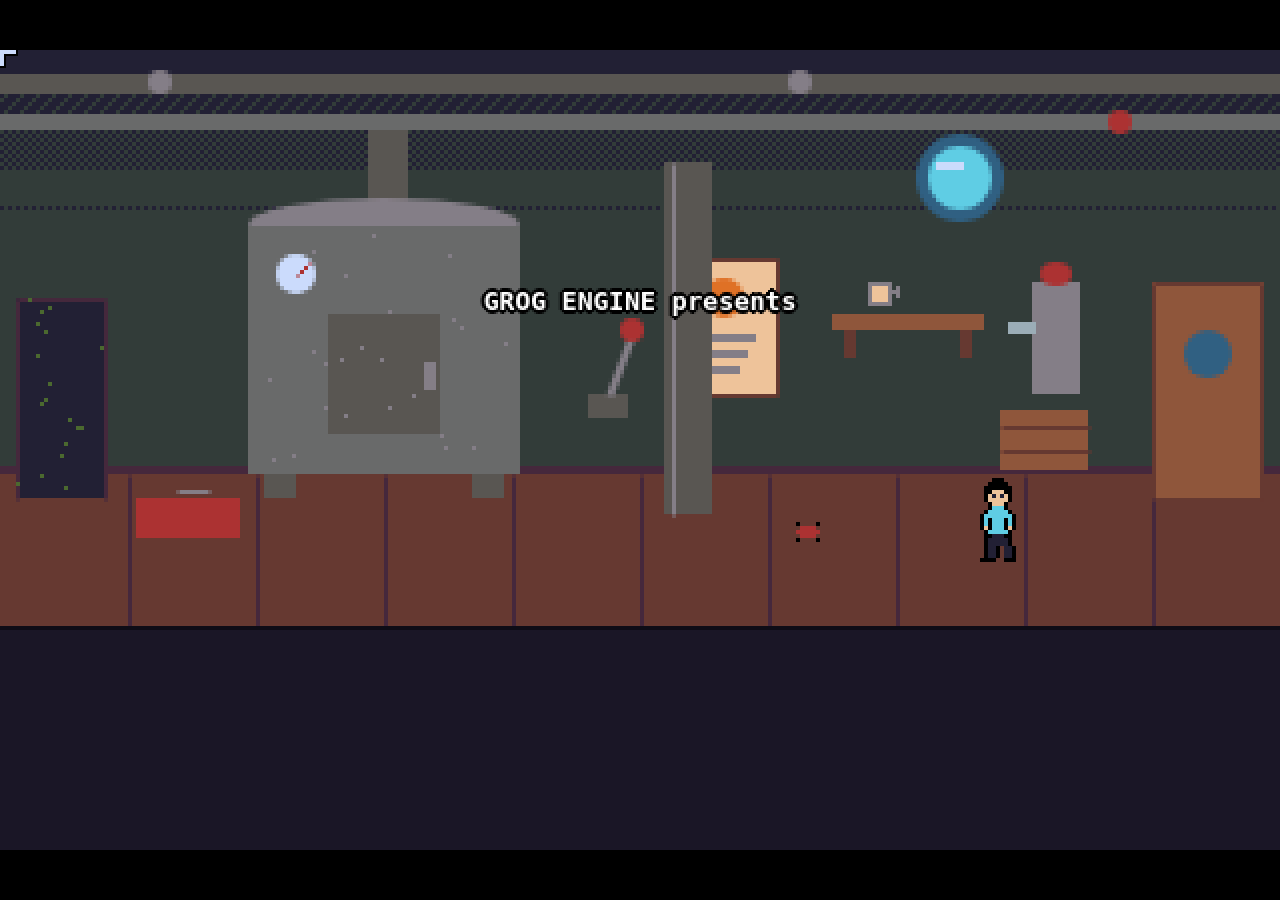
<file: exports/escape-from-the-engine-room.html>
<!DOCTYPE html>
<html lang="en">
<head>
<meta charset="utf-8">
<meta name="viewport" content="width=device-width, initial-scale=1, user-scalable=no">
<title>Escape from the Engine Room</title>
<style>html,body{margin:0;padding:0;width:100%;height:100%;background:#000;overflow:hidden}#game{width:100vw;height:100vh}</style>
</head>
<body>
<div id="game"></div>
<script>
/* ==== engine/core.js ==== */
/* Grog Engine — core: namespace, palette, state, main loop, input, rooms, saves.
   Zero dependencies. Files extend Grog.Engine.prototype and are concatenation-safe. */
(function () {
  'use strict';
  const Grog = (window.Grog = window.Grog || {});

  Grog.VERSION = '1.0.0';

  // DawnBringer-32 palette. Sprite/paint color indices: 0-9 then a-v. '.' = transparent.
  Grog.PALETTE = [
    '#000000', '#222034', '#45283c', '#663931', '#8f563b', '#df7126', '#d9a066', '#eec39a',
    '#fbf236', '#99e550', '#6abe30', '#37946e', '#4b692f', '#524b24', '#323c39', '#3f3f74',
    '#306082', '#5b6ee1', '#639bff', '#5fcde4', '#cbdbfc', '#ffffff', '#9badb7', '#847e87',
    '#696a6a', '#595652', '#76428a', '#ac3232', '#d95763', '#d77bba', '#8f974a', '#8a6f30',
  ];
  Grog.COLOR_CHARS = '0123456789abcdefghijklmnopqrstuv';
  Grog.colorIndex = (ch) => Grog.COLOR_CHARS.indexOf(ch);
  Grog.color = (i) => Grog.PALETTE[i] || '#ff00ff';

  // Native room/view geometry (SCUMM-style 320x200: room 320x144, UI below).
  Grog.W = 320;
  Grog.H = 200;
  Grog.VIEW_H = 144;      // room viewport height
  Grog.SENT_Y = 145;      // sentence line
  Grog.UI_Y = 156;        // verb/inventory area top
  Grog.TEXT_SCALE = 2;    // text layer runs at 2x for readability

  // Deterministic RNG (mulberry32) for seeded paint scatter etc.
  Grog.rng = function (seed) {
    let a = seed >>> 0;
    return function () {
      a |= 0; a = (a + 0x6d2b79f5) | 0;
      let t = Math.imul(a ^ (a >>> 15), 1 | a);
      t = (t + Math.imul(t ^ (t >>> 7), 61 | t)) ^ t;
      return ((t ^ (t >>> 14)) >>> 0) / 4294967296;
    };
  };

  Grog.clamp = (v, a, b) => Math.max(a, Math.min(b, v));
  Grog.dist = (x1, y1, x2, y2) => Math.hypot(x2 - x1, y2 - y1);
  Grog.pointInPoly = function (x, y, pts) {
    let inside = false;
    for (let i = 0, j = pts.length - 2; i < pts.length; j = i, i += 2) {
      const xi = pts[i], yi = pts[i + 1], xj = pts[j], yj = pts[j + 1];
      if (yi > y !== yj > y && x < ((xj - xi) * (y - yi)) / (yj - yi) + xi) inside = !inside;
    }
    return inside;
  };

  Grog.Engine = class Engine {
    constructor(project, container, opts = {}) {
      this.project = project;
      this.opts = opts;
      this.container = typeof container === 'string' ? document.querySelector(container) : container;

      // --- runtime state (what gets saved) ---
      this.state = {
        flags: Object.assign({}, project.flags || {}),
        vars: Object.assign({}, project.vars || {}),
        inventory: [],
        room: null,
        rooms: {},        // per-room overrides: { hotspotId: {hidden,state}, actors:{id:{x,y,dir,hidden}} }
        dialogOnce: {},    // used dialog options
        actorRooms: {},    // actorId -> roomId placement overrides
        playtime: 0,
      };

      // --- transient ---
      this.actors = {};       // live actor objects
      this.room = null;       // current room def
      this.camera = { x: 0 };
      this.cutscenes = 0;     // >0 = input locked to script
      this.hover = null;      // hovered hotspot/actor/item descriptor
      this.verb = null;       // selected verb id
      this.heldItem = null;   // first noun for use/give sentences
      this.sentence = '';
      this.dialog = null;     // active dialog ui state
      this.speech = [];       // active speech bubbles [{actorId,text,color,until,x,y}]
      this.menu = null;       // save/load overlay state
      this.toast = null;      // transient message
      this.fade = { v: 0, target: 0, speed: 0 }; // 0 = visible, 1 = black
      this.mouse = { x: 0, y: 0, inView: false };
      this.time = 0;
      this._acc = 0;
      this._saveKey = 'grog_' + (project.meta && project.meta.title || 'game').replace(/\W+/g, '_').toLowerCase();
      this._ended = false;

      this._buildDom();
      this._bindInput();
      this.audio = new Grog.Audio();
      this._initVerbs();
    }

    _buildDom() {
      const c = this.container;
      c.innerHTML = '';
      c.style.position = 'relative';
      c.style.background = '#000';
      c.style.overflow = 'hidden';
      c.style.cursor = 'none';
      c.style.userSelect = 'none';
      // low-res game layer
      this.cv = document.createElement('canvas');
      this.cv.width = Grog.W; this.cv.height = Grog.H;
      this.ctx = this.cv.getContext('2d');
      // 2x text/UI overlay layer
      this.tv = document.createElement('canvas');
      this.tv.width = Grog.W * Grog.TEXT_SCALE; this.tv.height = Grog.H * Grog.TEXT_SCALE;
      this.tctx = this.tv.getContext('2d');
      // composited display canvas
      this.dv = document.createElement('canvas');
      this.dv.style.position = 'absolute';
      this.dv.style.left = '50%'; this.dv.style.top = '50%';
      this.dv.style.transform = 'translate(-50%,-50%)';
      this.dv.style.imageRendering = 'pixelated';
      this.dctx = this.dv.getContext('2d');
      c.appendChild(this.dv);
      // offscreen room buffer (rooms can be wider than the view: scrolling)
      this.rv = document.createElement('canvas');
      this.rctx = this.rv.getContext('2d');
      this._resize();
      this._onResize = () => this._resize();
      window.addEventListener('resize', this._onResize);
    }

    _resize() {
      const cw = this.container.clientWidth || Grog.W, ch = this.container.clientHeight || Grog.H;
      const s = Math.max(1, Math.floor(Math.min(cw / Grog.W, ch / Grog.H)));
      const fit = Math.min(cw / Grog.W, ch / Grog.H);
      this.scale = fit >= 1 ? s : fit; // integer scale when possible, shrink-to-fit otherwise
      this.dv.width = Math.round(Grog.W * this.scale * Grog.TEXT_SCALE) / Grog.TEXT_SCALE * 1; // keep simple
      this.dv.width = Grog.W * Grog.TEXT_SCALE;
      this.dv.height = Grog.H * Grog.TEXT_SCALE;
      this.dv.style.width = Math.round(Grog.W * this.scale) + 'px';
      this.dv.style.height = Math.round(Grog.H * this.scale) + 'px';
    }

    _bindInput() {
      const toNative = (e) => {
        const r = this.dv.getBoundingClientRect();
        return {
          x: Grog.clamp(((e.clientX - r.left) / r.width) * Grog.W, 0, Grog.W - 1),
          y: Grog.clamp(((e.clientY - r.top) / r.height) * Grog.H, 0, Grog.H - 1),
        };
      };
      this.dv.addEventListener('mousemove', (e) => {
        const p = toNative(e);
        this.mouse.x = p.x; this.mouse.y = p.y; this.mouse.inView = p.y < Grog.VIEW_H;
      });
      this.dv.addEventListener('mousedown', (e) => {
        e.preventDefault();
        const p = toNative(e);
        this.mouse.x = p.x; this.mouse.y = p.y;
        this.onClick(p.x, p.y, e.button === 2);
      });
      this.dv.addEventListener('contextmenu', (e) => e.preventDefault());
      this._onKey = (e) => this.onKey(e);
      window.addEventListener('keydown', this._onKey);
    }

    destroy() {
      this._ended = true;
      window.removeEventListener('resize', this._onResize);
      window.removeEventListener('keydown', this._onKey);
      if (this.audio) this.audio.stopMusic();
      cancelAnimationFrame(this._raf);
    }

    // ---------- lifecycle ----------
    async start() {
      const meta = this.project.meta || {};
      this._makeActors();
      // the loop must run before any script awaits (say/sleep resolve off this.time)
      this._last = performance.now();
      const loop = (t) => {
        if (this._ended) return;
        const dt = Math.min(0.1, (t - this._last) / 1000);
        this._last = t;
        this.update(dt);
        this.render();
        this._raf = requestAnimationFrame(loop);
      };
      this._raf = requestAnimationFrame(loop);
      const start = meta.start || {};
      await this.gotoRoom(start.room || Object.keys(this.project.rooms)[0], start.x, start.y, { instant: true });
      if (this.project.scripts && this.project.scripts.$intro) this.runScript(this.project.scripts.$intro);
    }

    _makeActors() {
      const P = this.project;
      for (const id in P.actors || {}) {
        const def = P.actors[id];
        this.actors[id] = {
          id, def,
          x: 0, y: 0, dir: 'D',
          scale: 1, roomId: null, hidden: false,
          anim: 'idle', frame: 0, ftime: 0,
          path: null, pathI: 0, speed: def.speed || 42,
          talking: false, walkResolve: null,
        };
      }
      this.playerId = P.player || Object.keys(P.actors || {})[0];
    }

    player() { return this.actors[this.playerId]; }

    update(dt) {
      this.time += dt;
      this.state.playtime += dt;
      this.updateWalks(dt);
      this.updateAnims(dt);
      this.updateSpeech();
      this.updateHover();
      // fade
      if (this.fade.v !== this.fade.target) {
        const d = Math.sign(this.fade.target - this.fade.v) * this.fade.speed * dt;
        this.fade.v = Grog.clamp(this.fade.v + d, 0, 1);
      }
      // camera follows player
      const room = this.room;
      if (room) {
        const rw = room.w || Grog.W;
        if (rw > Grog.W) {
          const p = this.player();
          if (p && p.roomId === this.state.room) {
            const target = Grog.clamp(p.x - Grog.W / 2, 0, rw - Grog.W);
            this.camera.x += (target - this.camera.x) * Math.min(1, dt * 4);
          }
        } else this.camera.x = 0;
      }
    }

    // ---------- rooms ----------
    roomState(roomId) {
      const rs = this.state.rooms;
      if (!rs[roomId]) rs[roomId] = { hotspots: {}, actors: {} };
      return rs[roomId];
    }
    hotspotState(roomId, hid) {
      const rs = this.roomState(roomId);
      if (!rs.hotspots[hid]) rs.hotspots[hid] = {};
      return rs.hotspots[hid];
    }
    hotspotVisible(h) {
      const hs = this.hotspotState(this.state.room, h.id);
      if (hs.hidden !== undefined) return !hs.hidden;
      return !h.hidden;
    }
    hotspotCurState(h) {
      const hs = this.hotspotState(this.state.room, h.id);
      return hs.state !== undefined ? hs.state : h.state;
    }

    async gotoRoom(roomId, x, y, opts = {}) {
      const P = this.project;
      const room = P.rooms[roomId];
      if (!room) { console.warn('No room', roomId); return; }
      if (!opts.instant) await this.fadeTo(1, 2.5);
      this.state.room = roomId;
      this.room = room;
      this.camera.x = 0;
      this.speech = [];
      this.buildWalkGrid(room);
      this.prerenderRoom(room);
      // place actors that belong to this room
      for (const id in this.actors) {
        const a = this.actors[id];
        const override = this.state.actorRooms[id];
        const placed = (room.actors || {})[id];
        const inRoom = override !== undefined ? override === roomId : !!placed;
        a.roomId = inRoom ? roomId : (override !== undefined ? override : a.roomId === roomId ? null : a.roomId);
        if (inRoom && placed && !a._moved) { a.x = placed.x; a.y = placed.y; a.dir = placed.dir || 'D'; a.hidden = !!placed.hidden; }
        const ast = this.roomState(roomId).actors[id];
        if (ast) { if (ast.x !== undefined) { a.x = ast.x; a.y = ast.y; } if (ast.hidden !== undefined) a.hidden = ast.hidden; }
      }
      // player placement
      const p = this.player();
      if (p) {
        p.roomId = roomId;
        this.state.actorRooms[this.playerId] = roomId;
        if (x !== undefined) { p.x = x; p.y = y; }
        p.path = null; p.anim = 'idle'; p.frame = 0;
        if (opts.dir) p.dir = opts.dir;
        p.scale = this.scaleAt(p.y);
      }
      if (room.music !== undefined) this.audio.playMusic(room.music ? (P.music || {})[room.music] : null, room.music);
      if (!opts.instant) await this.fadeTo(0, 2.5);
      // enter scripts run as their own cutscene; don't block the room switch on them
      if (room.enter && !opts.noEnter) this.runScript(room.enter);
    }

    fadeTo(target, speed) {
      this.fade.target = target; this.fade.speed = speed || 2.5;
      return new Promise((res) => {
        const check = () => {
          if (this._ended || this.fade.v === this.fade.target) return res();
          requestAnimationFrame(check);
        };
        check();
      });
    }

    // ---------- saves ----------
    saveSlots() {
      const out = [];
      for (let i = 0; i < 3; i++) {
        try {
          const raw = localStorage.getItem(this._saveKey + '_' + i);
          out.push(raw ? JSON.parse(raw).meta : null);
        } catch (e) { out.push(null); }
      }
      return out;
    }
    saveGame(slot) {
      const p = this.player();
      const data = {
        meta: { when: Date.now(), room: this.room ? this.room.name : '', playtime: Math.round(this.state.playtime) },
        state: this.state,
        player: p ? { x: p.x, y: p.y, dir: p.dir } : null,
      };
      try { localStorage.setItem(this._saveKey + '_' + slot, JSON.stringify(data)); this.showToast('Game saved.'); }
      catch (e) { this.showToast('Save failed: ' + e.message); }
    }
    async loadGame(slot) {
      let data;
      try { data = JSON.parse(localStorage.getItem(this._saveKey + '_' + slot)); } catch (e) { }
      if (!data) { this.showToast('Empty slot.'); return; }
      this.state = data.state;
      this.state.rooms = this.state.rooms || {};
      this.menu = null; this.dialog = null; this.speech = []; this.cutscenes = 0;
      this.clearSentence();
      await this.gotoRoom(this.state.room, data.player && data.player.x, data.player && data.player.y, { instant: true, noEnter: true });
      if (data.player) this.player().dir = data.player.dir;
      this.showToast('Game loaded.');
    }

    showToast(text) { this.toast = { text, until: this.time + 2.2 }; }
  };
})();

/* ==== engine/render.js ==== */
/* Grog Engine — render: paint ops, sprites, actors, text layer, compositing. */
(function () {
  'use strict';
  const Grog = window.Grog;
  const E = Grog.Engine.prototype;

  Grog.FONT = 'bold 13px "Lucida Console", Monaco, monospace';
  Grog.FONT_SMALL = 'bold 11px "Lucida Console", Monaco, monospace';

  // ---------- sprite rasterization (cached offscreen canvases) ----------
  Grog._spriteCache = {};
  Grog.rasterFrame = function (project, spriteId, frameName) {
    const key = spriteId + ' ' + frameName;
    const cache = Grog._spriteCache;
    if (cache[key]) return cache[key];
    const spr = (project.sprites || {})[spriteId];
    if (!spr || !spr.frames[frameName]) return null;
    const rows = spr.frames[frameName];
    const h = rows.length, w = spr.w || (rows[0] ? rows[0].length : 0);
    const cv = document.createElement('canvas');
    cv.width = Math.max(1, w); cv.height = Math.max(1, h);
    const ctx = cv.getContext('2d');
    for (let y = 0; y < h; y++) {
      const row = rows[y] || '';
      for (let x = 0; x < row.length; x++) {
        const ch = row[x];
        if (ch === '.' || ch === ' ') continue;
        ctx.fillStyle = Grog.color(Grog.colorIndex(ch));
        ctx.fillRect(x, y, 1, 1);
      }
    }
    cache[key] = cv;
    return cv;
  };
  Grog.clearSpriteCache = function () { Grog._spriteCache = {}; };

  // ---------- paint ops ----------
  // Draw a list of paint ops onto ctx. Skips ops with a z baseline unless includeZ.
  Grog.paint = function (ctx, ops, project, opts = {}) {
    for (const op of ops || []) {
      if (op.z !== undefined && !opts.includeZ) continue;
      if (opts.onlyZ && op.z === undefined) continue;
      Grog.paintOp(ctx, op, project);
    }
  };
  Grog.paintOp = function (ctx, op, project) {
    const C = (i) => Grog.color(typeof i === 'string' ? Grog.colorIndex(i) : i);
    switch (op.op) {
      case 'fill':
        ctx.fillStyle = C(op.c); ctx.fillRect(0, 0, ctx.canvas.width, ctx.canvas.height); break;
      case 'rect':
        ctx.fillStyle = C(op.c); ctx.fillRect(op.x, op.y, op.w, op.h); break;
      case 'poly': {
        ctx.fillStyle = C(op.c); ctx.beginPath();
        const p = op.pts; ctx.moveTo(p[0], p[1]);
        for (let i = 2; i < p.length; i += 2) ctx.lineTo(p[i], p[i + 1]);
        ctx.closePath(); ctx.fill(); break;
      }
      case 'ellipse':
        ctx.fillStyle = C(op.c); ctx.beginPath();
        ctx.ellipse(op.x, op.y, op.rx, op.ry, 0, 0, Math.PI * 2); ctx.fill(); break;
      case 'line': {
        ctx.strokeStyle = C(op.c); ctx.lineWidth = op.w || 1; ctx.beginPath();
        ctx.moveTo(op.x1 + 0.5, op.y1 + 0.5); ctx.lineTo(op.x2 + 0.5, op.y2 + 0.5); ctx.stroke(); break;
      }
      case 'grad': {
        // vertical dithered gradient between two palette colors (checker dithering)
        const rows = op.h, from = C(op.from), to = C(op.to);
        for (let y = 0; y < rows; y++) {
          const t = rows <= 1 ? 0 : y / (rows - 1);
          if (op.dither === false) {
            ctx.fillStyle = t < 0.5 ? from : to;
            ctx.fillRect(op.x, op.y + y, op.w, 1);
          } else {
            // 4-band dither
            const band = Math.floor(t * 4);
            for (let x = 0; x < op.w; x++) {
              let useTo;
              if (band === 0) useTo = false;
              else if (band === 3) useTo = true;
              else if (band === 1) useTo = (x + y) % 4 === 0;
              else useTo = (x + y) % 2 === 0;
              ctx.fillStyle = useTo ? to : from;
              ctx.fillRect(op.x + x, op.y + y, 1, 1);
            }
          }
        }
        break;
      }
      case 'scatter': {
        const rnd = Grog.rng(op.seed || 1);
        ctx.fillStyle = C(op.c);
        const s = op.size || 1;
        for (let i = 0; i < (op.n || 20); i++) {
          ctx.fillRect(op.x + Math.floor(rnd() * op.w), op.y + Math.floor(rnd() * op.h), s, s);
        }
        break;
      }
      case 'sprite': {
        const img = Grog.rasterFrame(project, op.id, op.frame || Object.keys(((project.sprites || {})[op.id] || { frames: {} }).frames)[0]);
        if (!img) break;
        const sc = op.scale || 1;
        ctx.save();
        ctx.imageSmoothingEnabled = false;
        if (op.flip) {
          ctx.translate(op.x + img.width * sc, op.y);
          ctx.scale(-sc, sc);
          ctx.drawImage(img, 0, 0);
        } else {
          ctx.translate(op.x, op.y);
          ctx.scale(sc, sc);
          ctx.drawImage(img, 0, 0);
        }
        ctx.restore();
        break;
      }
    }
  };

  // ---------- room prerender ----------
  E.prerenderRoom = function (room) {
    room = room || this.room;
    if (!room) return;
    const w = room.w || Grog.W;
    this.rv.width = w; this.rv.height = Grog.VIEW_H;
    const ctx = this.rctx;
    ctx.imageSmoothingEnabled = false;
    ctx.fillStyle = '#000';
    ctx.fillRect(0, 0, w, Grog.VIEW_H);
    Grog.paint(ctx, room.paint, this.project);
    // hotspot state paints (non-z)
    for (const h of room.hotspots || []) {
      if (!this.hotspotVisible(h)) continue;
      const ops = this._hotspotPaint(h);
      if (ops) Grog.paint(ctx, ops, this.project);
    }
    this._roomDirty = false;
  };
  E._hotspotPaint = function (h) {
    if (h.states) {
      const st = this.hotspotCurState(h);
      const def = h.states[st];
      return def ? def.paint : null;
    }
    return h.paint || null;
  };
  E.markRoomDirty = function () { this._roomDirty = true; };

  // ---------- animation ----------
  E.resolveAnim = function (actor, name) {
    const anims = actor.def.anims || {};
    let a = anims[name];
    let flip = false;
    if (a && a.ref) { flip = !!a.flip; a = anims[a.ref]; }
    if (!a) return null;
    return { frames: a.frames, fps: a.fps || 8, flip: flip || !!a.flip && !a.ref && false };
  };
  E.pickAnimName = function (a) {
    const anims = a.def.anims || {};
    const dir = a.dir;
    if (a.talking) {
      if (anims['talk' + dir]) return 'talk' + dir;
      if (anims.talk) return 'talk';
    }
    if (a.path) {
      if (anims['walk' + dir]) return 'walk' + dir;
      if (anims.walkR) return dir === 'L' ? 'walkL' : 'walkR';
    }
    if (anims['idle' + dir]) return 'idle' + dir;
    return 'idle';
  };
  E.updateAnims = function (dt) {
    for (const id in this.actors) {
      const a = this.actors[id];
      if (a.roomId !== this.state.room || a.hidden) continue;
      const want = a.animLock || this.pickAnimName(a);
      if (want !== a.anim) { a.anim = want; a.frame = 0; a.ftime = 0; }
      const def = this.resolveAnim(a, a.anim);
      if (!def) continue;
      a.ftime += dt;
      const spf = 1 / (def.fps || 8);
      while (a.ftime >= spf) {
        a.ftime -= spf;
        a.frame++;
        if (a.frame >= def.frames.length) {
          if (a.animOnce) { a.frame = def.frames.length - 1; a.animLock = null; a.animOnce = false; if (a.animResolve) { a.animResolve(); a.animResolve = null; } }
          else a.frame = 0;
        }
      }
    }
  };

  E.drawActor = function (ctx, a) {
    const name = a.anim;
    const def = this.resolveAnim(a, name) || this.resolveAnim(a, 'idle');
    if (!def) return;
    const frameName = def.frames[Math.min(a.frame, def.frames.length - 1)];
    const img = Grog.rasterFrame(this.project, a.def.sprite, frameName);
    if (!img) return;
    const sc = a.scale || 1;
    const w = img.width * sc, h = img.height * sc;
    const x = Math.round(a.x - w / 2), y = Math.round(a.y - h);
    ctx.save();
    ctx.imageSmoothingEnabled = false;
    // flip if anim mirrors, or actor faces L and uses R art
    const anims = a.def.anims || {};
    let flip = false;
    const raw = anims[name];
    if (raw && raw.ref) flip = !!raw.flip;
    else if (raw && raw.flip) flip = true;
    if (flip) {
      ctx.translate(x + w, y); ctx.scale(-1, 1);
      ctx.drawImage(img, 0, 0, img.width, img.height, 0, 0, w, h);
    } else {
      ctx.drawImage(img, 0, 0, img.width, img.height, x, y, w, h);
    }
    ctx.restore();
  };

  // ---------- text helpers (2x layer) ----------
  E.text = function (str, x, y, opts = {}) {
    const t = this.tctx, S = Grog.TEXT_SCALE;
    t.font = opts.small ? Grog.FONT_SMALL : Grog.FONT;
    t.textBaseline = 'top';
    t.textAlign = opts.align || 'left';
    const px = x * S, py = y * S;
    if (opts.outline !== false) {
      t.fillStyle = '#000';
      for (const [ox, oy] of [[-2, 0], [2, 0], [0, -2], [0, 2], [-1, -1], [1, 1], [-1, 1], [1, -1]]) {
        t.fillText(str, px + ox, py + oy);
      }
    }
    t.fillStyle = opts.color || '#fff';
    t.fillText(str, px, py);
  };
  E.textWidth = function (str, small) {
    const t = this.tctx;
    t.font = small ? Grog.FONT_SMALL : Grog.FONT;
    return t.measureText(str).width / Grog.TEXT_SCALE;
  };
  E.wrapText = function (str, maxW, small) {
    const words = String(str).split(' ');
    const lines = [];
    let cur = '';
    for (const w of words) {
      const test = cur ? cur + ' ' + w : w;
      if (this.textWidth(test, small) > maxW && cur) { lines.push(cur); cur = w; }
      else cur = test;
    }
    if (cur) lines.push(cur);
    return lines;
  };

  // ---------- speech ----------
  E.updateSpeech = function () {
    this.speech = this.speech.filter((s) => {
      if (this.time >= s.until) {
        const a = this.actors[s.actorId];
        if (a) a.talking = this.speech.some((o) => o !== s && o.actorId === s.actorId);
        if (a && !a.talking) a.talking = false;
        if (s.resolve) s.resolve();
        return false;
      }
      return true;
    });
  };
  E.skipSpeech = function () {
    for (const s of this.speech) s.until = this.time;
  };

  // ---------- master render ----------
  E.render = function () {
    const ctx = this.ctx, t = this.tctx;
    const camX = Math.round(this.camera.x);
    ctx.imageSmoothingEnabled = false;
    ctx.fillStyle = '#000';
    ctx.fillRect(0, 0, Grog.W, Grog.H);
    t.clearRect(0, 0, this.tv.width, this.tv.height);

    if (this._roomDirty) this.prerenderRoom();

    if (this.room) {
      // 1. room base
      ctx.drawImage(this.rv, -camX, 0);
      // 2. depth pass: actors + z ops, painter's algorithm by baseline
      const items = [];
      for (const id in this.actors) {
        const a = this.actors[id];
        if (a.roomId === this.state.room && !a.hidden) items.push({ key: a.y, actor: a });
      }
      const zops = [];
      for (const op of this.room.paint || []) if (op.z !== undefined) zops.push(op);
      for (const h of this.room.hotspots || []) {
        if (!this.hotspotVisible(h)) continue;
        for (const op of this._hotspotPaint(h) || []) if (op.z !== undefined) zops.push(op);
      }
      for (const op of zops) items.push({ key: op.z, op });
      items.sort((a, b) => a.key - b.key);
      ctx.save();
      ctx.translate(-camX, 0);
      ctx.beginPath(); ctx.rect(camX, 0, Grog.W, Grog.VIEW_H); ctx.clip();
      for (const it of items) {
        if (it.actor) this.drawActor(ctx, it.actor);
        else Grog.paintOp(ctx, it.op, this.project);
      }
      ctx.restore();
      // debug walk grid
      if (this.opts.debugWalk && this.walkGrid) this.drawWalkDebug(ctx, camX);
    }

    // 3. UI on low-res layer (panels) — ui.js
    this.drawUIPanels(ctx);

    // 4. fade
    if (this.fade.v > 0) {
      ctx.fillStyle = 'rgba(0,0,0,' + this.fade.v.toFixed(3) + ')';
      ctx.fillRect(0, 0, Grog.W, Grog.H);
    }

    // 5. text layer: speech, UI labels, dialog, menu, toast, cursor
    for (const s of this.speech) {
      const a = this.actors[s.actorId];
      let sx, sy;
      if (a && a.roomId === this.state.room && !a.hidden && !s.offscreen) {
        const img = this._actorImg(a);
        sx = a.x - camX;
        sy = a.y - (img ? img.height * (a.scale || 1) : 40) - 4;
      } else { sx = Grog.W / 2; sy = 22; }
      const lines = this.wrapText(s.text, 260);
      sy -= lines.length * 9;
      sy = Grog.clamp(sy, 4, Grog.VIEW_H - 12 - lines.length * 9);
      for (let i = 0; i < lines.length; i++) {
        const lx = Grog.clamp(sx, this.textWidth(lines[i]) / 2 + 4, Grog.W - this.textWidth(lines[i]) / 2 - 4);
        this.text(lines[i], lx, sy + i * 9, { align: 'center', color: s.color });
      }
    }

    if (this.titleCard && this.time < this.titleCard.until) {
      const tc = this.titleCard;
      this.text(tc.text, Grog.W / 2, Grog.VIEW_H / 2 - 12, { align: 'center', color: '#fff' });
      if (tc.sub) this.text(tc.sub, Grog.W / 2, Grog.VIEW_H / 2 + 2, { align: 'center', color: '#9badb7', small: true });
    }

    this.drawUIText();       // sentence line, verbs, inventory labels, dialogs — ui.js
    if (this.menu) this.drawMenu();
    if (this.toast && this.time < this.toast.until) {
      this.text(this.toast.text, Grog.W / 2, Grog.VIEW_H - 14, { align: 'center', color: '#fbf236' });
    }
    this.drawCursor();

    // 6. composite to display canvas
    const d = this.dctx, S = Grog.TEXT_SCALE;
    d.imageSmoothingEnabled = false;
    d.clearRect(0, 0, this.dv.width, this.dv.height);
    d.drawImage(this.cv, 0, 0, Grog.W, Grog.H, 0, 0, Grog.W * S, Grog.H * S);
    d.drawImage(this.tv, 0, 0);
  };

  E._actorImg = function (a) {
    const def = this.resolveAnim(a, a.anim) || this.resolveAnim(a, 'idle');
    if (!def) return null;
    return Grog.rasterFrame(this.project, a.def.sprite, def.frames[Math.min(a.frame, def.frames.length - 1)]);
  };

  E.drawWalkDebug = function (ctx, camX) {
    const g = this.walkGrid;
    ctx.save(); ctx.globalAlpha = 0.3; ctx.fillStyle = '#0f0';
    for (let gy = 0; gy < g.rows; gy++)
      for (let gx = 0; gx < g.cols; gx++)
        if (g.cells[gy * g.cols + gx]) ctx.fillRect(gx * g.cell - camX, gy * g.cell, g.cell - 1, g.cell - 1);
    ctx.restore();
  };
})();

/* ==== engine/walk.js ==== */
/* Grog Engine — walk: walkable-polygon grid, A* pathfinding, movement, y-scaling. */
(function () {
  'use strict';
  const Grog = window.Grog;
  const E = Grog.Engine.prototype;
  const CELL = 4;

  E.buildWalkGrid = function (room) {
    const w = room.w || Grog.W;
    const cols = Math.ceil(w / CELL), rows = Math.ceil(Grog.VIEW_H / CELL);
    const cells = new Uint8Array(cols * rows);
    const polys = room.walk || [];
    for (let gy = 0; gy < rows; gy++) {
      for (let gx = 0; gx < cols; gx++) {
        const x = gx * CELL + CELL / 2, y = gy * CELL + CELL / 2;
        for (const poly of polys) {
          if (Grog.pointInPoly(x, y, poly)) { cells[gy * cols + gx] = 1; break; }
        }
      }
    }
    this.walkGrid = { cols, rows, cells, cell: CELL };
  };

  E.walkable = function (x, y) {
    const g = this.walkGrid;
    if (!g) return false;
    const gx = Math.floor(x / g.cell), gy = Math.floor(y / g.cell);
    if (gx < 0 || gy < 0 || gx >= g.cols || gy >= g.rows) return false;
    return !!g.cells[gy * g.cols + gx];
  };

  // nearest walkable cell center to (x,y) — spiral search
  E.nearestWalkable = function (x, y) {
    const g = this.walkGrid;
    if (!g) return { x, y };
    let gx = Grog.clamp(Math.floor(x / g.cell), 0, g.cols - 1);
    let gy = Grog.clamp(Math.floor(y / g.cell), 0, g.rows - 1);
    if (g.cells[gy * g.cols + gx]) return { x, y };
    let best = null, bestD = Infinity;
    for (let r = 1; r < Math.max(g.cols, g.rows); r++) {
      for (let dy = -r; dy <= r; dy++) {
        for (let dx = -r; dx <= r; dx++) {
          if (Math.max(Math.abs(dx), Math.abs(dy)) !== r) continue;
          const nx = gx + dx, ny = gy + dy;
          if (nx < 0 || ny < 0 || nx >= g.cols || ny >= g.rows) continue;
          if (!g.cells[ny * g.cols + nx]) continue;
          const cx = nx * g.cell + g.cell / 2, cy = ny * g.cell + g.cell / 2;
          const d = Grog.dist(x, y, cx, cy);
          if (d < bestD) { bestD = d; best = { x: cx, y: cy }; }
        }
      }
      if (best) return best;
    }
    return { x, y };
  };

  E.findPath = function (x1, y1, x2, y2) {
    const g = this.walkGrid;
    if (!g) return null;
    const start = this.nearestWalkable(x1, y1);
    const goal = this.nearestWalkable(x2, y2);
    const sx = Math.floor(start.x / g.cell), sy = Math.floor(start.y / g.cell);
    const tx = Math.floor(goal.x / g.cell), ty = Math.floor(goal.y / g.cell);
    if (sx === tx && sy === ty) return [{ x: goal.x, y: goal.y }];
    const idx = (x, y) => y * g.cols + x;
    const open = [{ x: sx, y: sy, f: 0 }];
    const came = new Int32Array(g.cols * g.rows).fill(-1);
    const gScore = new Float32Array(g.cols * g.rows).fill(Infinity);
    gScore[idx(sx, sy)] = 0;
    const closed = new Uint8Array(g.cols * g.rows);
    const h = (x, y) => Math.hypot(x - tx, y - ty);
    let found = false;
    while (open.length) {
      // min-f pop (grids are small: 80x36 cells max ~2880)
      let mi = 0;
      for (let i = 1; i < open.length; i++) if (open[i].f < open[mi].f) mi = i;
      const cur = open.splice(mi, 1)[0];
      if (cur.x === tx && cur.y === ty) { found = true; break; }
      const ci = idx(cur.x, cur.y);
      if (closed[ci]) continue;
      closed[ci] = 1;
      for (let dy = -1; dy <= 1; dy++) {
        for (let dx = -1; dx <= 1; dx++) {
          if (!dx && !dy) continue;
          const nx = cur.x + dx, ny = cur.y + dy;
          if (nx < 0 || ny < 0 || nx >= g.cols || ny >= g.rows) continue;
          if (!g.cells[idx(nx, ny)]) continue;
          if (dx && dy && (!g.cells[idx(cur.x + dx, cur.y)] || !g.cells[idx(cur.x, cur.y + dy)])) continue; // no corner cutting
          const cost = gScore[ci] + (dx && dy ? 1.414 : 1);
          const ni = idx(nx, ny);
          if (cost < gScore[ni]) {
            gScore[ni] = cost;
            came[ni] = ci;
            open.push({ x: nx, y: ny, f: cost + h(nx, ny) });
          }
        }
      }
    }
    if (!found) return null;
    // reconstruct
    let cells = [];
    let ci = idx(tx, ty);
    while (ci !== -1) {
      cells.push({ x: (ci % g.cols) * g.cell + g.cell / 2, y: Math.floor(ci / g.cols) * g.cell + g.cell / 2 });
      ci = came[ci];
    }
    cells.reverse();
    // line-of-sight smoothing
    const clear = (a, b) => {
      const steps = Math.ceil(Grog.dist(a.x, a.y, b.x, b.y) / (g.cell / 2));
      for (let i = 1; i < steps; i++) {
        const t = i / steps;
        if (!this.walkable(a.x + (b.x - a.x) * t, a.y + (b.y - a.y) * t)) return false;
      }
      return true;
    };
    const path = [cells[0]];
    let anchor = 0;
    for (let i = 2; i < cells.length; i++) {
      if (!clear(cells[anchor], cells[i])) { path.push(cells[i - 1]); anchor = i - 1; }
    }
    path.push({ x: goal.x, y: goal.y });
    return path;
  };

  // Walk an actor somewhere. Returns a promise resolving on arrival (or interruption).
  E.walkTo = function (actorId, x, y, dir) {
    const a = this.actors[actorId];
    if (!a) return Promise.resolve();
    if (a.walkResolve) { a.walkResolve(); a.walkResolve = null; }
    const path = this.findPath(a.x, a.y, x, y);
    if (!path || !path.length) { if (dir) a.dir = dir; return Promise.resolve(); }
    a.path = path;
    a.pathI = 0;
    a.arriveDir = dir || null;
    return new Promise((res) => { a.walkResolve = res; });
  };

  E.stopWalk = function (actorId) {
    const a = this.actors[actorId];
    if (!a) return;
    a.path = null;
    if (a.walkResolve) { a.walkResolve(); a.walkResolve = null; }
  };

  E.updateWalks = function (dt) {
    for (const id in this.actors) {
      const a = this.actors[id];
      a.scale = a.roomId === this.state.room ? this.scaleAt(a.y) : a.scale;
      if (!a.path) continue;
      let remaining = a.speed * (a.scale || 1) * dt;
      while (remaining > 0 && a.path) {
        const target = a.path[a.pathI];
        const d = Grog.dist(a.x, a.y, target.x, target.y);
        if (d <= remaining) {
          a.x = target.x; a.y = target.y;
          remaining -= d;
          a.pathI++;
          if (a.pathI >= a.path.length) {
            a.path = null;
            if (a.arriveDir) a.dir = a.arriveDir;
            if (a.walkResolve) { const r = a.walkResolve; a.walkResolve = null; r(); }
          }
        } else {
          const nx = (target.x - a.x) / d, ny = (target.y - a.y) / d;
          a.x += nx * remaining; a.y += ny * remaining;
          // facing from dominant axis
          if (Math.abs(nx) > Math.abs(ny) * 0.8) a.dir = nx < 0 ? 'L' : 'R';
          else a.dir = ny < 0 ? 'U' : 'D';
          remaining = 0;
        }
      }
    }
  };

  // Actor scale from the room's scale band: linear in y between (y1,s1) and (y2,s2).
  E.scaleAt = function (y) {
    const sc = this.room && this.room.scale;
    if (!sc) return 1;
    const t = Grog.clamp((y - sc.y1) / Math.max(1, sc.y2 - sc.y1), 0, 1);
    return sc.s1 + (sc.s2 - sc.s1) * t;
  };
})();

/* ==== engine/audio.js ==== */
/* Grog Engine — audio: WebAudio chiptune synth. Pattern music + procedural SFX.
   No audio files required. Music format:
   { "bpm": 112, "steps": 2, "tracks": [ { "wave":"square", "vol":0.2,
     "notes": "C4 E4 G4 - . C5 | ..." } ] }   ('.' rest, '-' hold, '|' cosmetic) */
(function () {
  'use strict';
  const Grog = window.Grog;

  const NOTE_RE = /^([A-Ga-g])(#|b)?(-?\d)$/;
  const SEMI = { C: 0, D: 2, E: 4, F: 5, G: 7, A: 9, B: 11 };
  function noteFreq(tok) {
    const m = NOTE_RE.exec(tok);
    if (!m) return null;
    let s = SEMI[m[1].toUpperCase()];
    if (m[2] === '#') s++; if (m[2] === 'b') s--;
    const oct = parseInt(m[3], 10);
    const midi = (oct + 1) * 12 + s;
    return 440 * Math.pow(2, (midi - 69) / 12);
  }

  Grog.Audio = class {
    constructor() {
      this.ctx = null;
      this.musicOn = true;
      this.soundOn = true;
      this.music = null;      // {def, id, step, nextTime, timer}
      this._noiseBuf = null;
    }
    ensure() {
      if (!this.ctx) {
        const AC = window.AudioContext || window.webkitAudioContext;
        if (!AC) return false;
        this.ctx = new AC();
        this.master = this.ctx.createGain();
        this.master.gain.value = 0.5;
        this.master.connect(this.ctx.destination);
      }
      if (this.ctx.state === 'suspended') this.ctx.resume();
      return true;
    }
    unlock() { this.ensure(); if (this.music && !this.music.timer) this._startSequencer(); }

    noiseBuffer() {
      if (!this._noiseBuf) {
        const len = this.ctx.sampleRate * 0.5;
        this._noiseBuf = this.ctx.createBuffer(1, len, this.ctx.sampleRate);
        const d = this._noiseBuf.getChannelData(0);
        for (let i = 0; i < len; i++) d[i] = Math.random() * 2 - 1;
      }
      return this._noiseBuf;
    }

    // ---------- music ----------
    playMusic(def, id) {
      if (this.music && this.music.id === id) return;
      this.stopMusic();
      if (!def) return;
      // parse tracks
      const tracks = (def.tracks || []).map((tr) => ({
        wave: tr.wave || 'square',
        vol: tr.vol !== undefined ? tr.vol : 0.15,
        toks: String(tr.notes || '').split(/\s+/).filter((t) => t && t !== '|'),
      }));
      const len = Math.max(1, ...tracks.map((t) => t.toks.length));
      this.music = { def, id, tracks, len, step: 0, nextTime: 0, timer: null };
      if (this.ctx && this.ctx.state === 'running') this._startSequencer();
    }
    _startSequencer() {
      if (!this.ensure() || !this.music) return;
      const m = this.music;
      m.nextTime = this.ctx.currentTime + 0.1;
      const stepDur = () => 60 / (m.def.bpm || 110) / (m.def.steps || 2);
      const tick = () => {
        if (!this.music || this.music !== m) return;
        while (m.nextTime < this.ctx.currentTime + 0.35) {
          if (this.musicOn) this._scheduleStep(m, m.step % m.len, m.nextTime, stepDur());
          m.step++;
          m.nextTime += stepDur();
        }
      };
      tick();
      m.timer = setInterval(tick, 120);
    }
    _scheduleStep(m, step, when, dur) {
      for (const tr of m.tracks) {
        const tok = tr.toks[step % tr.toks.length];
        if (!tok || tok === '.' || tok === '-') continue;
        // hold detection: extend duration while following tokens are '-'
        let hold = 1;
        for (let i = step + 1; i < step + 16; i++) {
          if (tr.toks[i % tr.toks.length] === '-' && i < tr.toks.length) hold++;
          else break;
        }
        if (tr.wave === 'noise' || tok === 'x' || tok === 'X') {
          this._noiseHit(when, tok === 'X' ? 0.6 : 0.3, tr.vol, dur);
          continue;
        }
        const f = noteFreq(tok);
        if (!f) continue;
        this._tone(f, when, dur * hold * 0.92, tr.wave, tr.vol);
      }
    }
    _tone(freq, when, dur, wave, vol) {
      const o = this.ctx.createOscillator();
      o.type = wave === 'square' ? 'square' : wave;
      o.frequency.value = freq;
      const g = this.ctx.createGain();
      g.gain.setValueAtTime(0.0001, when);
      g.gain.linearRampToValueAtTime(vol, when + 0.012);
      g.gain.setValueAtTime(vol, when + Math.max(0.012, dur - 0.04));
      g.gain.exponentialRampToValueAtTime(0.0001, when + dur);
      o.connect(g); g.connect(this.master);
      o.start(when); o.stop(when + dur + 0.05);
    }
    _noiseHit(when, decay, vol, dur) {
      const src = this.ctx.createBufferSource();
      src.buffer = this.noiseBuffer();
      const g = this.ctx.createGain();
      g.gain.setValueAtTime(vol, when);
      g.gain.exponentialRampToValueAtTime(0.0001, when + decay * dur * 4);
      const f = this.ctx.createBiquadFilter();
      f.type = 'highpass'; f.frequency.value = 800;
      src.connect(f); f.connect(g); g.connect(this.master);
      src.start(when); src.stop(when + decay);
    }
    stopMusic() {
      if (this.music && this.music.timer) clearInterval(this.music.timer);
      this.music = null;
    }

    // ---------- sfx ----------
    sfx(id, custom) {
      if (!this.soundOn || !this.ensure()) return;
      const t = this.ctx.currentTime;
      const def = custom;
      if (def && def.type === 'sweep') { this._sweep(t, def.from, def.to, def.dur || 0.2, def.wave || 'square', def.vol || 0.25); return; }
      switch (id) {
        case 'pickup': this._sweep(t, 500, 950, 0.1, 'square', 0.2); this._sweep(t + 0.09, 950, 1400, 0.08, 'square', 0.16); break;
        case 'open': this._sweep(t, 180, 90, 0.16, 'sawtooth', 0.22); break;
        case 'close': this._sweep(t, 120, 60, 0.12, 'sawtooth', 0.25); this._noiseAt(t + 0.1, 0.06, 0.2); break;
        case 'error': this._sweep(t, 220, 110, 0.22, 'square', 0.22); break;
        case 'ding': this._sweep(t, 1200, 1200, 0.3, 'triangle', 0.2); break;
        case 'splash': this._noiseAt(t, 0.35, 0.3, 400); break;
        case 'thunk': this._sweep(t, 90, 45, 0.1, 'triangle', 0.4); this._noiseAt(t, 0.07, 0.2); break;
        case 'teleport': for (let i = 0; i < 6; i++) this._sweep(t + i * 0.05, 300 + i * 200, 500 + i * 250, 0.05, 'square', 0.12); break;
        case 'step': this._noiseAt(t, 0.03, 0.08, 300); break;
        case 'laugh': for (let i = 0; i < 4; i++) this._sweep(t + i * 0.09, 400 - i * 40, 300 - i * 40, 0.07, 'square', 0.15); break;
        case 'fanfare': { const seq = [523, 659, 784, 1047]; seq.forEach((f, i) => this._sweep(t + i * 0.12, f, f, i === 3 ? 0.5 : 0.11, 'square', 0.2)); break; }
        default: this._sweep(t, 440, 440, 0.1, 'square', 0.2);
      }
    }
    _sweep(when, f1, f2, dur, wave, vol) {
      const o = this.ctx.createOscillator();
      o.type = wave;
      o.frequency.setValueAtTime(f1, when);
      o.frequency.exponentialRampToValueAtTime(Math.max(20, f2), when + dur);
      const g = this.ctx.createGain();
      g.gain.setValueAtTime(vol, when);
      g.gain.exponentialRampToValueAtTime(0.0001, when + dur);
      o.connect(g); g.connect(this.master);
      o.start(when); o.stop(when + dur + 0.05);
    }
    _noiseAt(when, dur, vol, hp) {
      if (!this.ensure()) return;
      const src = this.ctx.createBufferSource();
      src.buffer = this.noiseBuffer();
      const g = this.ctx.createGain();
      g.gain.setValueAtTime(vol, when);
      g.gain.exponentialRampToValueAtTime(0.0001, when + dur);
      const f = this.ctx.createBiquadFilter();
      f.type = 'highpass'; f.frequency.value = hp || 700;
      src.connect(f); f.connect(g); g.connect(this.master);
      src.start(when); src.stop(when + dur + 0.02);
    }
  };
})();

/* ==== engine/script.js ==== */
/* Grog Engine — script: action interpreter, condition expressions, verbs, dialogs. */
(function () {
  'use strict';
  const Grog = window.Grog;
  const E = Grog.Engine.prototype;
  const STOP = Symbol('stop');

  // ---------- condition expressions ----------
  // Grammar: or := and ('||' and)*   and := not ('&&' not)*   not := '!' not | prim
  // prim := '(' or ')' | has(item) | v.name cmp value | flagName
  Grog.evalCond = function (engine, src) {
    if (src === undefined || src === null || src === '' || src === true) return true;
    if (src === false) return false;
    const toks = String(src).match(/\(|\)|&&|\|\||!|==|!=|>=|<=|>|<|[A-Za-z_][\w.]*(\(\s*[\w]*\s*\))?|-?\d+(\.\d+)?|"[^"]*"|'[^']*'/g) || [];
    let i = 0;
    const peek = () => toks[i];
    const next = () => toks[i++];
    function prim() {
      const t = next();
      if (t === '(') { const v = or(); next(); return v; }
      if (t === '!') return !prim();
      let val;
      if (/^-?\d/.test(t)) val = parseFloat(t);
      else if (/^["']/.test(t)) val = t.slice(1, -1);
      else if (/^has\(/i.test(t)) val = engine.state.inventory.includes(t.replace(/^has\(\s*/i, '').replace(/\s*\)$/, ''));
      else if (t && t.startsWith('v.')) val = engine.state.vars[t.slice(2)];
      else val = !!engine.state.flags[t];
      const op = peek();
      if (['==', '!=', '>=', '<=', '>', '<'].includes(op)) {
        next();
        let rhs = next();
        if (/^-?\d/.test(rhs)) rhs = parseFloat(rhs);
        else if (/^["']/.test(rhs)) rhs = rhs.slice(1, -1);
        else if (rhs && rhs.startsWith('v.')) rhs = engine.state.vars[rhs.slice(2)];
        else rhs = !!engine.state.flags[rhs];
        switch (op) {
          case '==': return val == rhs; case '!=': return val != rhs;
          case '>=': return val >= rhs; case '<=': return val <= rhs;
          case '>': return val > rhs; case '<': return val < rhs;
        }
      }
      return !!val;
    }
    function and() { let v = prim(); while (peek() === '&&') { next(); const r = prim(); v = v && r; } return v; }
    function or() { let v = and(); while (peek() === '||') { next(); const r = and(); v = v || r; } return v; }
    try { return or(); } catch (e) { console.warn('Bad condition:', src, e); return false; }
  };

  // ---------- say ----------
  E.say = function (actorId, text, opts = {}) {
    text = String(text);
    const a = this.actors[actorId];
    const color = opts.color || (a && a.def.color ? Grog.color(Grog.colorIndex(a.def.color)) : '#fff');
    // one active line per actor: cut the previous
    for (const s of this.speech) if (s.actorId === actorId) s.until = this.time;
    const cps = (this.project.meta && this.project.meta.textSpeed) || 15; // chars/sec
    const dur = Grog.clamp(0.9 + text.length / cps, 1.4, 12);
    if (a) a.talking = true;
    return new Promise((resolve) => {
      this.speech.push({ actorId, text, color, until: this.time + dur, resolve: () => { if (a) a.talking = false; resolve(); }, offscreen: opts.offscreen });
    });
  };

  // ---------- interpreter ----------
  E.runScript = async function (actions, ctx = {}) {
    if (!actions || !actions.length) return;
    if (!ctx.free) this.cutscenes++;
    try {
      await this._run(actions, ctx);
    } catch (e) {
      if (e !== STOP) console.error('Script error:', e);
    } finally {
      if (!ctx.free) this.cutscenes = Math.max(0, this.cutscenes - 1);
    }
  };

  E._run = async function (actions, ctx) {
    for (const op of actions) {
      if (this._ended) throw STOP;
      await this._exec(op, ctx);
    }
  };

  E._resolveActor = function (op, ctx) {
    const id = op.actor || ctx.actor || this.playerId;
    return id === 'player' ? this.playerId : id;
  };

  E._exec = async function (op, ctx) {
    const P = this.project;
    switch (op.do) {
      case 'say': {
        if (op.actor === 'narrator') { await this.say('$narrator', op.text, { color: op.color || '#cbdbfc', offscreen: true }); break; }
        const id = this._resolveActor(op, ctx);
        await this.say(id, op.text, { color: op.color && Grog.color(Grog.colorIndex(op.color)) });
        break;
      }
      case 'walk': {
        const id = this._resolveActor(op, ctx);
        let x = op.x, y = op.y, dir = op.dir;
        if (op.to) {
          const h = this.findHotspot(op.to);
          if (h) { const at = h.at || this._hotspotCenter(h); x = at[0]; y = at[1]; dir = dir || h.dir; }
        }
        if (x === undefined) break;
        await this.walkTo(id, x, y, dir);
        break;
      }
      case 'face': { const a = this.actors[this._resolveActor(op, ctx)]; if (a) a.dir = op.dir || 'D'; break; }
      case 'anim': {
        const a = this.actors[this._resolveActor(op, ctx)];
        if (!a) break;
        if (op.name === null || op.name === 'none') { a.animLock = null; break; }
        a.animLock = op.name; a.frame = 0; a.ftime = 0; a.anim = op.name;
        if (op.wait) { a.animOnce = true; await new Promise((r) => (a.animResolve = r)); }
        else if (op.once) a.animOnce = true;
        break;
      }
      case 'wait': await this.sleep(op.ms || 500); break;
      case 'goto': await this.gotoRoom(op.room, op.x, op.y, { dir: op.dir }); break;
      case 'set': this.state.flags[op.flag] = op.value === undefined ? true : !!op.value; break;
      case 'var': {
        const v = this.state.vars;
        if (op.set !== undefined) v[op.name] = op.set;
        else if (op.add !== undefined) v[op.name] = (v[op.name] || 0) + op.add;
        break;
      }
      case 'give': {
        if (!this.state.inventory.includes(op.item)) this.state.inventory.push(op.item);
        if (op.silent !== true) this.audio.sfx('pickup');
        break;
      }
      case 'lose': {
        const ix = this.state.inventory.indexOf(op.item);
        if (ix >= 0) this.state.inventory.splice(ix, 1);
        if (this.heldItem === op.item) this.heldItem = null;
        break;
      }
      case 'show': case 'hide': {
        const room = op.room || this.state.room;
        this.hotspotState(room, op.hotspot).hidden = op.do === 'hide';
        if (room === this.state.room) this.markRoomDirty();
        break;
      }
      case 'state': {
        const room = op.room || this.state.room;
        this.hotspotState(room, op.hotspot).state = op.state;
        if (room === this.state.room) this.markRoomDirty();
        break;
      }
      case 'actor': {
        const a = this.actors[op.id];
        if (!a) break;
        if (op.room !== undefined) { this.state.actorRooms[op.id] = op.room; a.roomId = op.room; }
        if (op.x !== undefined) { a.x = op.x; a.y = op.y; a.path = null; }
        if (op.dir) a.dir = op.dir;
        if (op.hidden !== undefined) a.hidden = !!op.hidden;
        const rs = this.roomState(a.roomId || this.state.room);
        rs.actors[op.id] = { x: a.x, y: a.y, hidden: a.hidden };
        break;
      }
      case 'sound': this.audio.sfx(op.id, (P.sounds || {})[op.id]); break;
      case 'music': this.audio.playMusic(op.id ? (P.music || {})[op.id] : null, op.id || null); break;
      case 'dialog': await this.runDialog(op.id); break;
      case 'call': await this._run((P.scripts || {})[op.script] || [], ctx); break;
      case 'if':
        if (Grog.evalCond(this, op.cond)) await this._run(op.then || [], ctx);
        else await this._run(op.else || [], ctx);
        break;
      case 'random': {
        const lists = op.of || [];
        if (lists.length) await this._run(lists[Math.floor(Math.random() * lists.length)], ctx);
        break;
      }
      case 'shake': {
        const end = this.time + (op.ms || 400) / 1000;
        const orig = this.camera.x;
        while (this.time < end) { this.camera.x = orig + (Math.random() * 4 - 2); await this.sleep(30); }
        this.camera.x = orig;
        break;
      }
      case 'fade': {
        if (op.out) await this.fadeTo(1, op.speed || 2.5);
        else await this.fadeTo(0, op.speed || 2.5);
        break;
      }
      case 'title': {
        this.titleCard = { text: op.text || '', sub: op.sub, until: this.time + (op.ms || 2500) / 1000 };
        if (op.wait !== false) await this.sleep(op.ms || 2500);
        break;
      }
      case 'end': {
        this.state.flags.$ended = true;
        this.titleCard = { text: op.text || 'The End', sub: op.sub || 'Thanks for playing!', until: this.time + 3600 };
        this.cutscenes++; // lock input forever (until restart/load)
        break;
      }
      case 'stop': throw STOP;
      default: console.warn('Unknown command', op);
    }
  };

  E.sleep = function (ms) {
    return new Promise((res) => {
      const end = this.time + ms / 1000;
      const check = () => { if (this._ended || this.time >= end) res(); else requestAnimationFrame(check); };
      check();
    });
  };

  // ---------- hotspot helpers ----------
  E.findHotspot = function (id, roomId) {
    const room = this.project.rooms[roomId || this.state.room];
    if (!room) return null;
    return (room.hotspots || []).find((h) => h.id === id) || null;
  };
  E._hotspotCenter = function (h) {
    if (h.at) return h.at;
    if (h.rect) return [h.rect[0] + h.rect[2] / 2, Math.min(Grog.VIEW_H - 4, h.rect[1] + h.rect[3] + 2)];
    if (h.poly) {
      let sx = 0, sy = 0, n = h.poly.length / 2;
      for (let i = 0; i < h.poly.length; i += 2) { sx += h.poly[i]; sy += h.poly[i + 1]; }
      return [sx / n, Math.min(Grog.VIEW_H - 4, sy / n)];
    }
    return [Grog.W / 2, Grog.VIEW_H - 10];
  };
  E.hotspotName = function (h) {
    if (h.states) {
      const st = h.states[this.hotspotCurState(h)];
      if (st && st.name) return st.name;
    }
    return h.name || h.id;
  };

  // ---------- verb execution ----------
  // target: {type:'hotspot',h} | {type:'actor',id} | {type:'item',id}
  // withItem: inventory item id used as the first noun ("Use X with/on Y").
  E.execVerb = async function (verbId, target, withItem) {
    const P = this.project;
    let actions = null, ctxName = '';
    const tryKeys = (verbsObj, keys) => {
      if (!verbsObj) return null;
      for (const k of keys) {
        const v = verbsObj[k];
        if (!v) continue;
        // conditional variants: value may be [{cond, actions}] — pick first matching
        if (Array.isArray(v) && v.length && v[0] && v[0].cond !== undefined && v[0].actions) {
          for (const variant of v) if (Grog.evalCond(this, variant.cond)) return variant.actions;
          continue;
        }
        return v;
      }
      return null;
    };
    if (target.type === 'hotspot') {
      const h = target.h;
      ctxName = this.hotspotName(h);
      const keys = withItem ? [verbId + ' ' + withItem, verbId] : [verbId];
      // state-specific verbs override base verbs
      if (h.states) {
        const st = h.states[this.hotspotCurState(h)];
        if (st) actions = tryKeys(st.verbs, keys);
      }
      if (!actions) actions = tryKeys(h.verbs, keys);
      if (!actions && withItem) actions = tryKeys((P.items[withItem] || {}).verbs, [verbId + ' ' + h.id]);
      // walk to the hotspot first (unless script opts out with h.noWalk)
      if (!h.noWalk) {
        const at = h.at || this._hotspotCenter(h);
        await this.walkTo(this.playerId, at[0], at[1], h.dir);
        if (this._sentenceCancelled) return;
      }
    } else if (target.type === 'actor') {
      const adef = (P.actors[target.id] || {});
      ctxName = adef.name || target.id;
      const keys = withItem ? [verbId + ' ' + withItem, verbId] : [verbId];
      actions = tryKeys(adef.verbs, keys);
      if (!actions && withItem) actions = tryKeys((P.items[withItem] || {}).verbs, [verbId + ' ' + target.id]);
      const a = this.actors[target.id];
      if (a && a.roomId === this.state.room && !a.hidden) {
        const dx = a.x < this.player().x ? 20 : -20;
        await this.walkTo(this.playerId, a.x + dx, a.y + 2, a.x < this.player().x ? 'L' : 'R');
        if (this._sentenceCancelled) return;
        a.dir = this.player().x < a.x ? 'L' : 'R';
      }
    } else if (target.type === 'item') {
      const idef = P.items[target.id] || {};
      ctxName = idef.name || target.id;
      const keys = withItem ? [verbId + ' ' + withItem, verbId] : [verbId];
      actions = tryKeys(idef.verbs, keys);
      if (!actions && withItem) actions = tryKeys((P.items[withItem] || {}).verbs, [verbId + ' ' + target.id]);
    }
    if (actions) await this.runScript(actions, { hotspot: target.h, verb: verbId });
    else await this.defaultResponse(verbId, ctxName, withItem);
  };

  E.defaultResponse = async function (verbId, name, withItem) {
    const P = this.project;
    const defs = P.defaults || {};
    let pool = defs[verbId] || Grog.DEFAULT_RESPONSES[verbId] || defs._generic || Grog.DEFAULT_RESPONSES._generic;
    if (!Array.isArray(pool)) pool = [pool];
    const line = pool[Math.floor(Math.random() * pool.length)];
    await this.runScript([{ do: 'say', text: line }]);
  };

  Grog.DEFAULT_RESPONSES = {
    look: ["It's remarkably unremarkable.", "I see nothing special about it.", "Yep. That's definitely a thing."],
    pickup: ["I don't need that.", "I'd rather leave it where it is.", "My pockets have standards."],
    use: ["I can't use that.", "That doesn't seem to work.", "Nice try, but no."],
    open: ["It doesn't open.", "It's not the opening kind."],
    close: ["It's not the closing kind.", "That's already as closed as it gets."],
    push: ["It won't budge.", "I push. Nothing happens. Story of my life."],
    pull: ["It won't budge.", "Pulling accomplishes remarkably little."],
    talk: ["I'd rather not talk to that.", "It doesn't seem chatty."],
    give: ["I'd rather keep it.", "That doesn't want it."],
    _generic: ["That doesn't seem to work.", "Hmm. No.", "I have a bad feeling about that."],
  };

  // ---------- dialogs ----------
  E.runDialog = async function (dialogId) {
    const def = (this.project.dialogs || {})[dialogId];
    if (!def) return;
    let nodeId = def.start || Object.keys(def.nodes)[0];
    while (nodeId && !this._ended) {
      const node = def.nodes[nodeId];
      if (!node) break;
      if (node.actions) await this._run(node.actions, {});
      const opts = (node.options || []).filter((o, ix) => {
        if (o.once && this.state.dialogOnce[dialogId + '/' + nodeId + '/' + ix]) return false;
        return Grog.evalCond(this, o.cond);
      });
      if (!opts.length) break;
      const chosen = await this.presentDialog(opts, dialogId, nodeId, node);
      if (chosen === null) break;
      const o = chosen.opt;
      if (o.once) this.state.dialogOnce[dialogId + '/' + nodeId + '/' + chosen.ix] = true;
      if (!o.silent) await this.say(this.playerId, o.text);
      if (o.actions) await this._run(o.actions, {});
      if (o.end) break;
      nodeId = o.next || nodeId;
    }
    this.dialog = null;
  };

  E.presentDialog = function (opts, dialogId, nodeId, node) {
    return new Promise((resolve) => {
      const all = node.options || [];
      this.dialog = {
        options: opts.map((o) => ({ opt: o, ix: all.indexOf(o) })),
        hover: -1,
        choose: (i) => {
          const c = this.dialog.options[i];
          this.dialog = null;
          resolve(c || null);
        },
      };
    });
  };
})();

/* ==== engine/ui.js ==== */
/* Grog Engine — ui: verbs, sentence line, inventory, dialogs, menu, cursor, input. */
(function () {
  'use strict';
  const Grog = window.Grog;
  const E = Grog.Engine.prototype;

  Grog.DEFAULT_VERBS = [
    { id: 'give', label: 'Give', key: 'g', prep: 'to' },
    { id: 'pickup', label: 'Pick up', key: 'p' },
    { id: 'use', label: 'Use', key: 'u', prep: 'with' },
    { id: 'open', label: 'Open', key: 'o' },
    { id: 'look', label: 'Look at', key: 'l' },
    { id: 'push', label: 'Push', key: 's' },
    { id: 'close', label: 'Close', key: 'c' },
    { id: 'talk', label: 'Talk to', key: 't' },
    { id: 'pull', label: 'Pull', key: 'y' },
  ];

  E._initVerbs = function () {
    this.verbs = this.project.verbs && this.project.verbs.length ? this.project.verbs : Grog.DEFAULT_VERBS;
    this.invScroll = 0;
  };

  E.verbById = function (id) { return this.verbs.find((v) => v.id === id); };

  E.clearSentence = function () { this.verb = null; this.heldItem = null; };

  // ---------- hover ----------
  E.updateHover = function () {
    this.hover = null;
    this._hits = [];
    const locked = this.cutscenes > 0;
    // UI hit regions (recomputed every frame; used by render + click)
    if (!locked && !this.dialog && !this.menu) this._layoutUI();
    if (this.menu || this.dialog) return;
    if (locked) return;
    if (this.mouse.y < Grog.VIEW_H && this.room) {
      const rx = this.mouse.x + Math.round(this.camera.x), ry = this.mouse.y;
      // actors first (but never the player)
      for (const id in this.actors) {
        if (id === this.playerId) continue;
        const a = this.actors[id];
        if (a.roomId !== this.state.room || a.hidden) continue;
        const img = this._actorImg(a);
        if (!img) continue;
        const w = img.width * (a.scale || 1), h = img.height * (a.scale || 1);
        if (rx >= a.x - w / 2 && rx <= a.x + w / 2 && ry >= a.y - h && ry <= a.y) {
          this.hover = { type: 'actor', id, name: a.def.name || id, default: (a.def.default || 'talk') };
          return;
        }
      }
      let best = null, bestArea = Infinity;
      for (const h of this.room.hotspots || []) {
        if (!this.hotspotVisible(h)) continue;
        let hit = false, area = Infinity;
        if (h.rect) {
          hit = rx >= h.rect[0] && rx <= h.rect[0] + h.rect[2] && ry >= h.rect[1] && ry <= h.rect[1] + h.rect[3];
          area = h.rect[2] * h.rect[3];
        } else if (h.poly) {
          hit = Grog.pointInPoly(rx, ry, h.poly);
          let minX = 1e9, maxX = -1e9, minY = 1e9, maxY = -1e9;
          for (let i = 0; i < h.poly.length; i += 2) {
            minX = Math.min(minX, h.poly[i]); maxX = Math.max(maxX, h.poly[i]);
            minY = Math.min(minY, h.poly[i + 1]); maxY = Math.max(maxY, h.poly[i + 1]);
          }
          area = (maxX - minX) * (maxY - minY);
        }
        // most specific (smallest) hotspot wins on overlap
        if (hit && area <= bestArea) { best = h; bestArea = area; }
      }
      if (best) this.hover = { type: 'hotspot', h: best, name: this.hotspotName(best), default: best.default || 'look' };
    } else {
      // UI area: verbs & inventory hover handled via _hits in render/click
      for (const hit of this._hits) {
        if (this.mouse.x >= hit.x && this.mouse.x < hit.x + hit.w && this.mouse.y >= hit.y && this.mouse.y < hit.y + hit.h) {
          if (hit.type === 'item') this.hover = { type: 'item', id: hit.id, name: (this.project.items[hit.id] || {}).name || hit.id, default: 'look' };
        }
      }
    }
  };

  // ---------- UI layout ----------
  const V_X = 2, V_Y = 158, V_W = 56, V_H = 14;
  const I_X = 180, I_Y = 158, I_W = 33, I_H = 20, I_COLS = 4, I_ROWS = 2;

  E._layoutUI = function () {
    this._hits = [];
    this.verbs.forEach((v, i) => {
      const col = i % 3, row = Math.floor(i / 3);
      this._hits.push({ x: V_X + col * V_W, y: V_Y + row * V_H, w: V_W - 2, h: V_H - 1, type: 'verb', id: v.id });
    });
    const inv = this.state.inventory;
    const perPage = I_COLS * I_ROWS;
    const maxScroll = Math.max(0, Math.ceil(inv.length / I_COLS) - I_ROWS);
    this.invScroll = Grog.clamp(this.invScroll, 0, maxScroll);
    for (let i = 0; i < perPage; i++) {
      const idx = this.invScroll * I_COLS + i;
      if (idx >= inv.length) break;
      const col = i % I_COLS, row = Math.floor(i / I_COLS);
      this._hits.push({ x: I_X + col * I_W, y: I_Y + row * I_H, w: I_W - 2, h: I_H - 2, type: 'item', id: inv[idx] });
    }
    if (maxScroll > 0) {
      this._hits.push({ x: I_X - 12, y: I_Y, w: 10, h: 18, type: 'scroll', dir: -1 });
      this._hits.push({ x: I_X - 12, y: I_Y + 20, w: 10, h: 18, type: 'scroll', dir: 1 });
    }
    this._hits.push({ x: Grog.W - 16, y: Grog.H - 57, w: 14, h: 12, type: 'menu' });
  };

  // ---------- drawing ----------
  E.drawUIPanels = function (ctx) {
    if (this.dialog) {
      ctx.fillStyle = '#1a1626';
      ctx.fillRect(0, Grog.VIEW_H, Grog.W, Grog.H - Grog.VIEW_H);
      return;
    }
    ctx.fillStyle = '#1a1626';
    ctx.fillRect(0, Grog.VIEW_H, Grog.W, Grog.H - Grog.VIEW_H);
    ctx.fillStyle = '#0e0c16';
    ctx.fillRect(0, Grog.VIEW_H, Grog.W, 1);
    if (this.cutscenes > 0) return;
    // inventory cells + icons (low-res so icons stay chunky)
    const inv = this.state.inventory;
    for (const hit of this._hits || []) {
      if (hit.type === 'item') {
        ctx.fillStyle = '#222034';
        ctx.fillRect(hit.x, hit.y, hit.w, hit.h);
        const item = this.project.items[hit.id];
        if (item && item.icon) {
          const img = Grog.rasterFrame(this.project, item.icon, item.frame || Object.keys((this.project.sprites[item.icon] || { frames: {} }).frames)[0]);
          if (img) {
            const s = Math.min((hit.w - 2) / img.width, (hit.h - 2) / img.height, 2);
            const w = Math.max(1, Math.floor(img.width * s)), hh = Math.max(1, Math.floor(img.height * s));
            ctx.imageSmoothingEnabled = false;
            ctx.drawImage(img, hit.x + Math.floor((hit.w - w) / 2), hit.y + Math.floor((hit.h - hh) / 2), w, hh);
          }
        }
      } else if (hit.type === 'scroll') {
        ctx.fillStyle = '#222034';
        ctx.fillRect(hit.x, hit.y, hit.w, hit.h);
      }
    }
  };

  E.drawUIText = function () {
    const hoverHit = (h) => this.mouse.x >= h.x && this.mouse.x < h.x + h.w && this.mouse.y >= h.y && this.mouse.y < h.y + h.h;

    // dialog options replace the whole UI zone
    if (this.dialog) {
      this.dialog.hover = -1;
      this.dialog.options.forEach((o, i) => {
        const y = Grog.VIEW_H + 4 + i * 10;
        const hov = this.mouse.y >= y - 1 && this.mouse.y < y + 9;
        if (hov) this.dialog.hover = i;
        this.text((hov ? '▸ ' : '  ') + o.opt.text, 6, y, { color: hov ? '#fbf236' : '#99e550', small: true });
      });
      this.drawCursorOnly = false;
      return;
    }
    if (this.cutscenes > 0) return;

    // sentence line
    let sent;
    if (this.verb || this.heldItem) {
      const v = this.verbById(this.verb) || { label: 'Use' };
      sent = v.label;
      if (this.heldItem) {
        sent += ' ' + ((this.project.items[this.heldItem] || {}).name || this.heldItem) + ' ' + (v.prep || 'with');
      }
      if (this.hover && !(this.hover.type === 'item' && this.hover.id === this.heldItem)) sent += ' ' + this.hover.name;
    } else {
      sent = this.hover ? 'Walk to ' + this.hover.name : 'Walk to';
      if (this.hover && this.hover.type !== 'hotspot' || (this.hover && this.hover.type === 'hotspot')) {
        // right-click default hint shown via highlight color only
      }
    }
    this.text(sent, Grog.W / 2, Grog.VIEW_H + 3, { align: 'center', color: '#5fcde4', small: true });

    // verb buttons
    for (const hit of this._hits || []) {
      if (hit.type === 'verb') {
        const v = this.verbById(hit.id);
        const active = this.verb === hit.id;
        const hov = hoverHit(hit);
        this.text(v.label, hit.x + 2, hit.y + 2, { color: active ? '#fbf236' : hov ? '#cbdbfc' : '#639bff', small: true });
      } else if (hit.type === 'scroll') {
        this.text(hit.dir < 0 ? '▲' : '▼', hit.x + 2, hit.y + 5, { color: '#639bff', small: true });
      } else if (hit.type === 'menu') {
        this.text('☰', hit.x + 1, hit.y + 1, { color: hoverHit(hit) ? '#fbf236' : '#639bff', small: true });
      } else if (hit.type === 'item' && hoverHit(hit)) {
        // name shown in sentence line via hover
      }
    }
  };

  E.drawMenu = function () {
    const ctx = this.ctx;
    ctx.fillStyle = 'rgba(0,0,0,0.75)';
    ctx.fillRect(0, 0, Grog.W, Grog.H);
    this._hits = [];
    const cx = Grog.W / 2;
    this.text((this.project.meta && this.project.meta.title) || 'Grog', cx, 18, { align: 'center', color: '#fbf236' });
    const slots = this.saveSlots();
    let y = 44;
    const addBtn = (label, data, color) => {
      const w = 200, x = cx - w / 2;
      const hov = this.mouse.x >= x && this.mouse.x <= x + w && this.mouse.y >= y - 2 && this.mouse.y < y + 9;
      this.text(label, cx, y, { align: 'center', color: hov ? '#fbf236' : color || '#cbdbfc', small: true });
      this._hits.push({ x, y: y - 2, w, h: 11, type: 'menubtn', data });
      y += 13;
    };
    for (let i = 0; i < 3; i++) {
      const s = slots[i];
      const label = s ? `Slot ${i + 1}: ${s.room} (${Math.floor(s.playtime / 60)}m)` : `Slot ${i + 1}: — empty —`;
      addBtn((this.menu.mode === 'save' ? 'Save → ' : 'Load ← ') + label, { slot: i });
    }
    y += 4;
    addBtn(this.menu.mode === 'save' ? '[ Switch to Load ]' : '[ Switch to Save ]', { switch: true }, '#99e550');
    addBtn(this.audio.musicOn ? 'Music: ON' : 'Music: OFF', { music: true }, '#99e550');
    addBtn(this.audio.soundOn ? 'Sound: ON' : 'Sound: OFF', { sound: true }, '#99e550');
    addBtn('[ Back to game ]', { close: true }, '#d95763');
    this.text('F5 opens this menu anytime', cx, Grog.H - 14, { align: 'center', color: '#847e87', small: true });
  };

  E.drawCursor = function () {
    const x = this.mouse.x, y = this.mouse.y;
    const color = this.hover ? '#fbf236' : '#cbdbfc';
    const t = this.tctx, S = Grog.TEXT_SCALE;
    t.fillStyle = '#000';
    t.fillRect((x - 4) * S - 1, y * S - 1, 8 * S + 2, S + 2);
    t.fillRect(x * S - 1, (y - 4) * S - 1, S + 2, 8 * S + 2);
    t.fillStyle = color;
    t.fillRect((x - 4) * S, y * S, 8 * S, S);
    t.fillRect(x * S, (y - 4) * S, S, 8 * S);
  };

  // ---------- input ----------
  E.onClick = async function (x, y, right) {
    this.audio.unlock();
    if (this.menu) {
      for (const hit of this._hits || []) {
        if (hit.type === 'menubtn' && x >= hit.x && x <= hit.x + hit.w && y >= hit.y && y < hit.y + hit.h) {
          const d = hit.data;
          if (d.close) this.menu = null;
          else if (d.switch) this.menu.mode = this.menu.mode === 'save' ? 'load' : 'save';
          else if (d.music) this.audio.musicOn = !this.audio.musicOn;
          else if (d.sound) this.audio.soundOn = !this.audio.soundOn;
          else if (d.slot !== undefined) {
            if (this.menu.mode === 'save') { this.saveGame(d.slot); this.menu = null; }
            else await this.loadGame(d.slot);
          }
          return;
        }
      }
      return;
    }
    if (this.dialog) {
      if (this.dialog.hover >= 0) this.dialog.choose(this.dialog.hover);
      return;
    }
    if (this.cutscenes > 0) { this.skipSpeech(); return; }

    if (y < Grog.VIEW_H) {
      // room click
      const target = this.hover;
      if (target && (target.type === 'hotspot' || target.type === 'actor')) {
        if (right) { this._startSentence(target.default, target, null); return; }
        if (this.verb || this.heldItem) { this._startSentence(this.verb || 'use', target, this.heldItem); return; }
        this._startSentence(target.default === 'walk' ? null : null, target, null, true);
        return;
      }
      // plain walk: cancel any pending sentence walk
      this._sentenceCancelled = true;
      this.clearSentence();
      const p = this.nearestWalkable(x + Math.round(this.camera.x), Math.min(y, Grog.VIEW_H - 2));
      this.walkTo(this.playerId, p.x, p.y);
      return;
    }

    // UI click
    for (const hit of this._hits || []) {
      if (x >= hit.x && x < hit.x + hit.w && y >= hit.y && y < hit.y + hit.h) {
        if (hit.type === 'verb') { this.verb = hit.id; this.heldItem = null; return; }
        if (hit.type === 'scroll') { this.invScroll += hit.dir; return; }
        if (hit.type === 'menu') { this.menu = { mode: 'save' }; return; }
        if (hit.type === 'item') {
          const target = { type: 'item', id: hit.id };
          if (right) { this._startSentence('look', target, null); return; }
          if (this.heldItem && this.heldItem !== hit.id) { this._startSentence(this.verb || 'use', target, this.heldItem); return; }
          if (this.verb) {
            const v = this.verbById(this.verb);
            if (v && v.prep && !this.heldItem) { this.heldItem = hit.id; return; } // "Use X with ..."
            this._startSentence(this.verb, target, null);
            return;
          }
          this._startSentence('look', target, null);
          return;
        }
      }
    }
  };

  // Walk-to-target then run the verb script. Cancellable by clicking elsewhere.
  E._startSentence = async function (verbId, target, withItem, walkOnly) {
    this._sentenceCancelled = false;
    const verb = verbId;
    this.clearSentence();
    if (walkOnly && target.type === 'hotspot') {
      // click a hotspot with no verb: walk to it (its exit script may fire via 'walkto' verb)
      const h = target.h;
      const at = h.at || this._hotspotCenter(h);
      await this.walkTo(this.playerId, at[0], at[1], h.dir);
      if (this._sentenceCancelled) return;
      if (h.verbs && h.verbs.walkto) await this.runScript(h.verbs.walkto, { hotspot: h });
      return;
    }
    if (walkOnly && target.type === 'actor') {
      const a = this.actors[target.id];
      if (a) await this.walkTo(this.playerId, a.x + (a.x < this.player().x ? 16 : -16), a.y + 2);
      return;
    }
    await this.execVerb(verb || 'use', target, withItem || null);
  };

  E.onKey = function (e) {
    if (e.key === 'F5') { e.preventDefault(); this.menu = this.menu ? null : { mode: 'save' }; return; }
    if (this.menu) { if (e.key === 'Escape') this.menu = null; return; }
    if (this.dialog) {
      const n = parseInt(e.key, 10);
      if (n >= 1 && n <= this.dialog.options.length) this.dialog.choose(n - 1);
      return;
    }
    if (e.key === 'Escape' || e.key === '.') { this.skipSpeech(); return; }
    if (this.cutscenes > 0) return;
    for (const v of this.verbs) {
      if (v.key && e.key.toLowerCase() === v.key) { this.verb = v.id; this.heldItem = null; return; }
    }
  };
})();

/* ==== engine/boot.js ==== */
/* Grog Engine — boot: one-call game startup. */
(function () {
  'use strict';
  const Grog = window.Grog;

  // Grog.boot(projectOrUrl, container, opts) -> Promise<engine>
  Grog.boot = async function (project, container, opts = {}) {
    if (typeof project === 'string') {
      const res = await fetch(project);
      project = await res.json();
    }
    Grog.clearSpriteCache();
    const engine = new Grog.Engine(project, container || document.body, opts);
    document.title = (project.meta && project.meta.title) || document.title;
    await engine.start();
    return engine;
  };
})();

</script>
<script>
window.GROG_PROJECT = {"meta":{"title":"Escape from the Engine Room","author":"Grog Studio","version":"1.0","textSpeed":16,"start":{"room":"engine","x":250,"y":128}},"player":"deb","flags":{},"vars":{},"actors":{"deb":{"name":"Deb Ugger","color":"l","speed":62,"sprite":"deb","anims":{"idle":{"frames":["idleD"],"fps":2},"idleD":{"frames":["idleD"],"fps":2},"idleR":{"frames":["idleR"],"fps":2},"idleL":{"ref":"idleR","flip":true},"idleU":{"frames":["idleU"],"fps":2},"walkR":{"frames":["walkR1","walkR2","walkR3","walkR4"],"fps":8},"walkL":{"ref":"walkR","flip":true},"walkD":{"frames":["walkD1","idleD","walkD2","idleD"],"fps":8},"walkU":{"frames":["walkU1","idleU","walkU2","idleU"],"fps":8},"talk":{"frames":["idleD","talkD2"],"fps":7}}},"sal":{"name":"Sal the Asset Salesman","color":"5","speed":30,"sprite":"sal","default":"talk","anims":{"idle":{"frames":["idleD"],"fps":2},"talk":{"frames":["idleD","talkD2"],"fps":7}},"verbs":{"talk":[{"do":"dialog","id":"sal_talk"}],"look":[{"do":"say","text":"That jacket has more clashing colors than the palette technically allows."}],"give pixels":[{"do":"lose","item":"pixels"},{"do":"say","actor":"sal","text":"Three beautiful pixels! Red, green, and... whatever that one is."},{"do":"say","actor":"sal","text":"Here's your frame. Factory fresh. The factory closed in 1997, but still."},{"do":"give","item":"frame"},{"do":"say","text":"It's... still warm? I have several questions."}],"give chicken":[{"do":"say","actor":"sal","text":"I SELL those. Aisle four. Try to keep up."}],"give mug":[{"do":"say","actor":"sal","text":"A mug? In THIS economy? No refunds, no mugs."}],"give":[{"do":"say","actor":"sal","text":"Hmm. I'll give you nothing for it. Deal? No? Suit yourself."}],"pickup":[{"do":"say","actor":"sal","text":"HA! Sal cannot be acquired. Many have tried."}]}},"tree":{"name":"Dialog Tree","color":"9","speed":0,"sprite":"blank","anims":{"idle":{"frames":["b"],"fps":1}}},"tentacle":{"name":"Suspiciously Purple Tentacle","color":"t","speed":0,"sprite":"tentacle","default":"talk","anims":{"idle":{"frames":["sway1","sway2"],"fps":3},"talk":{"frames":["sway1","sway2"],"fps":7}},"verbs":{"talk":[{"do":"dialog","id":"tentacle_talk"}],"look":[{"do":"say","text":"It's a legally distinct purple appendage."}],"give chicken":[{"do":"say","actor":"tentacle","text":"I have no arms. This is just cruel."}],"give":[{"do":"say","actor":"tentacle","text":"Unless it's world domination, I don't want it."}]}}},"items":{"chicken":{"name":"rubber chicken","icon":"icon_chicken","verbs":{"look":[{"do":"say","text":"A rubber chicken with a USB dongle in the middle. Industry standard."}],"use mug":[{"do":"say","text":"The chicken does not fit in the mug. Worst crossover ever."}]}},"chicken_grog":{"name":"grog-filled chicken","icon":"icon_chicken_grog","verbs":{"look":[{"do":"say","text":"A rubber chicken full of grog. My résumé just keeps improving."}]}},"mug":{"name":"grog mug","icon":"icon_mug","verbs":{"look":[{"do":"say","text":"A regulation grog mug. 40% mug, 60% future holes."}]}},"pixels":{"name":"three loose pixels","icon":"icon_pixels","verbs":{"look":[{"do":"say","text":"Three loose pixels: red, green, and one that identifies as 'magenta-ish'."}],"use frame":[{"do":"say","text":"Tempting, but the frame is display-only."}]}},"frame":{"name":"fresh frame","icon":"icon_frame","verbs":{"look":[{"do":"say","text":"A certified pre-owned frame. Only dropped once."}]}},"semicolon":{"name":"semicolon","icon":"icon_semicolon","verbs":{"look":[{"do":"say","text":"A semicolon. The difference between shipping and a syntax error."}],"use chicken":[{"do":"say","text":"I refuse to punctuate poultry."}]}}},"sprites":{"blank":{"w":1,"frames":{"b":["."]}},"deb":{"w":12,"frames":{"idleD":["....0000....","...000000...","..00000000..","..00777700..","..07171770..","..07777770..","...077770...","....0770....","...0jjjj0...","..0jjjjjj0..",".0jjjjjjjj0.",".0j0jjjj0j0.",".0j0jjjj0j0.",".070jjjj070.","..0jjjjjj0..","..00111100..","..01111110..","..01111110..","..0110.0110.","..0110.0110.","..0110.0110.",".0000..0000."],"talkD2":["....0000....","...000000...","..00000000..","..00777700..","..07171770..","..07722770..","...077770...","....0770....","...0jjjj0...","..0jjjjjj0..",".0jjjjjjjj0.",".0j0jjjj0j0.",".0j0jjjj0j0.",".070jjjj070.","..0jjjjjj0..","..00111100..","..01111110..","..01111110..","..0110.0110.","..0110.0110.","..0110.0110.",".0000..0000."],"idleR":["....0000....","...000000...","..00000000..","..00007770..","..00007170..","..00007770..","...000770...","....0770....","...0jjjj0...","..0jjjjj0...","..0jjjjjj0..","..0jjjjjj0..","..0jjjjjj0..","..07jjjj70..","..0jjjjj0...","..0011110...","..0111100...","..0111100...","...01100....","...01100....","...01100....","...00000...."],"walkR1":["....0000....","...000000...","..00000000..","..00007770..","..00007170..","..00007770..","...000770...","....0770....","...0jjjj0...","..0jjjjj0...","..0jjjjjj0..","..0jjjjjj0..","..0jjjjjj0..","..07jjjj70..","..0jjjjj0...","..0011110...","..0111100...","..0111100...","..011010....","..0110110...",".0110.0110..",".0000.0000.."],"walkR2":["....0000....","...000000...","..00000000..","..00007770..","..00007170..","..00007770..","...000770...","....0770....","...0jjjj0...","..0jjjjj0...","..0jjjjjj0..","..0jjjjjj0..","..0jjjjjj0..","..07jjjj70..","..0jjjjj0...","..0011110...","..0111100...","..0111100...","...01100....","...01100....","...01100....","...00000...."],"walkR3":["....0000....","...000000...","..00000000..","..00007770..","..00007170..","..00007770..","...000770...","....0770....","...0jjjj0...","..0jjjjj0...","..0jjjjjj0..","..0jjjjjj0..","..0jjjjjj0..","..07jjjj70..","..0jjjjj0...","..0011110...","..0111100...","..0111100...","..0110110...",".01100.110..",".0110..0110.",".0000..0000."],"walkR4":["....0000....","...000000...","..00000000..","..00007770..","..00007170..","..00007770..","...000770...","....0770....","...0jjjj0...","..0jjjjj0...","..0jjjjjj0..","..0jjjjjj0..","..0jjjjjj0..","..07jjjj70..","..0jjjjj0...","..0011110...","..0111100...","..0111100...","...01100....","...01100....","...01100....","...00000...."],"idleU":["....0000....","...000000...","..00000000..","..00000000..","..00000000..","..00000000..","...000000...","....0000....","...0jjjj0...","..0jjjjjj0..",".0jjjjjjjj0.",".0j0jjjj0j0.",".0j0jjjj0j0.",".070jjjj070.","..0jjjjjj0..","..00111100..","..01111110..","..01111110..","..0110.0110.","..0110.0110.","..0110.0110.",".0000..0000."],"walkU1":["....0000....","...000000...","..00000000..","..00000000..","..00000000..","..00000000..","...000000...","....0000....","...0jjjj0...","..0jjjjjj0..",".0jjjjjjjj0.",".0j0jjjj0j0.",".0j0jjjj0j0.",".070jjjj070.","..0jjjjjj0..","..00111100..","..01111110..","..01111110..","..0110.0110.","..0110.0110.","..0110......",".0000..0000."],"walkU2":["....0000....","...000000...","..00000000..","..00000000..","..00000000..","..00000000..","...000000...","....0000....","...0jjjj0...","..0jjjjjj0..",".0jjjjjjjj0.",".0j0jjjj0j0.",".0j0jjjj0j0.",".070jjjj070.","..0jjjjjj0..","..00111100..","..01111110..","..01111110..","..0110.0110.","..0110.0110.",".....0110...",".0000..0000."],"walkD1":["....0000....","...000000...","..00000000..","..00777700..","..07171770..","..07777770..","...077770...","....0770....","...0jjjj0...","..0jjjjjj0..",".0jjjjjjjj0.",".0j0jjjj0j0.",".0j0jjjj0j0.",".070jjjj070.","..0jjjjjj0..","..00111100..","..01111110..","..01111110..","..0110.0110.","..0110.0110.","..0110......",".0000..0000."],"walkD2":["....0000....","...000000...","..00000000..","..00777700..","..07171770..","..07777770..","...077770...","....0770....","...0jjjj0...","..0jjjjjj0..",".0jjjjjjjj0.",".0j0jjjj0j0.",".0j0jjjj0j0.",".070jjjj070.","..0jjjjjj0..","..00111100..","..01111110..","..01111110..","..0110.0110.","..0110.0110.",".....0110...",".0000..0000."]}},"sal":{"w":12,"frames":{"idleD":["....llll....","...llllll...","..00000000..","..00777700..","..07171770..","..07777770..","...077770...","....0770....","...05r5r0...","..05r5r5r0..",".05r5r5r5r0.",".0r5r5r5r50.",".05r5r5r5r0.",".070r5r5070.","..05r5r5r0..","..00111100..","..01111110..","..01111110..","..0110.0110.","..0110.0110.","..0110.0110.",".0000..0000."],"talkD2":["....llll....","...llllll...","..00000000..","..00777700..","..07171770..","..07722770..","...077770...","....0770....","...05r5r0...","..05r5r5r0..",".05r5r5r5r0.",".0r5r5r5r50.",".05r5r5r5r0.",".070r5r5070.","..05r5r5r0..","..00111100..","..01111110..","..01111110..","..0110.0110.","..0110.0110.","..0110.0110.",".0000..0000."]}},"tentacle":{"w":10,"frames":{"sway1":["...qqqq...","..qqqqqq..",".qqqqqqqq.",".qqqqqqqq.",".qq0qq0qq.",".qqqqqqqq.",".qq0000qq.",".qqqqqqqq.",".qqqqqqqq.","..qqqqqq..","..qqqqqq..","...qqqq...","...qqqq...","..qqqq....",".qqqq.....",".qqq......"],"sway2":["...qqqq...","..qqqqqq..",".qqqqqqqq.",".qqqqqqqq.",".qq0qq0qq.",".qqqqqqqq.",".qq0000qq.",".qqqqqqqq.",".qqqqqqqq.","..qqqqqq..","..qqqqqq..","...qqqq...","...qqqq...","....qqqq..",".....qqqq.","......qqq."]}},"icon_chicken":{"w":10,"frames":{"i":["....88....","...8888...","..888888..",".l8888888.",".88888888.","..888888..","...8..8...","...5..5..."]}},"icon_chicken_grog":{"w":10,"frames":{"i":["....88....","...8898...","..889988..",".l8899888.",".88999888.","..899988..","...9..9...","...5..5..."]}},"icon_mug":{"w":10,"frames":{"i":[".nnnnnn...",".n7777n.n.",".n7777nnn.",".n7777n.n.",".n7777n...",".nnnnnn...","..........",".........."]}},"icon_pixels":{"w":10,"frames":{"i":["..........","..rr..jj..","..rr..jj..","..........","....99....","....99....","..tt......","..tt......"]}},"icon_frame":{"w":10,"frames":{"i":["llllllllll","lkkkkkkkkl","lkkjjkkkkl","lkkkkkkkkl","lkkkkjjkkl","lkkkkkkkkl","llllllllll",".0.0.0.0.."]}},"icon_semicolon":{"w":10,"frames":{"i":["....88....","....88....","..........","....88....","....88....",".....8....","....8.....",".........."]}},"icon_bug":{"w":8,"frames":{"i":[".0....0.","..rrrr..",".rrrrrr.","..rrrr..",".0....0."]}}},"rooms":{"engine":{"name":"Engine Room","music":"theme","paint":[{"op":"grad","x":0,"y":0,"w":320,"h":40,"from":"1","to":"e"},{"op":"rect","x":0,"y":40,"w":320,"h":64,"c":"e"},{"op":"rect","x":0,"y":6,"w":320,"h":5,"c":"p"},{"op":"rect","x":0,"y":16,"w":320,"h":4,"c":"o"},{"op":"ellipse","x":40,"y":8,"rx":3,"ry":3,"c":"n"},{"op":"ellipse","x":200,"y":8,"rx":3,"ry":3,"c":"n"},{"op":"ellipse","x":280,"y":18,"rx":3,"ry":3,"c":"r"},{"op":"rect","x":92,"y":20,"w":10,"h":26,"c":"p"},{"op":"rect","x":0,"y":104,"w":320,"h":40,"c":"3"},{"op":"rect","x":0,"y":104,"w":320,"h":2,"c":"2"},{"op":"line","x1":32,"y1":106,"x2":32,"y2":144,"c":"2"},{"op":"line","x1":64,"y1":106,"x2":64,"y2":144,"c":"2"},{"op":"line","x1":96,"y1":106,"x2":96,"y2":144,"c":"2"},{"op":"line","x1":128,"y1":106,"x2":128,"y2":144,"c":"2"},{"op":"line","x1":160,"y1":106,"x2":160,"y2":144,"c":"2"},{"op":"line","x1":192,"y1":106,"x2":192,"y2":144,"c":"2"},{"op":"line","x1":224,"y1":106,"x2":224,"y2":144,"c":"2"},{"op":"line","x1":256,"y1":106,"x2":256,"y2":144,"c":"2"},{"op":"line","x1":288,"y1":106,"x2":288,"y2":144,"c":"2"},{"op":"ellipse","x":96,"y":44,"rx":34,"ry":7,"c":"n"},{"op":"rect","x":62,"y":44,"w":68,"h":62,"c":"o"},{"op":"rect","x":82,"y":66,"w":28,"h":30,"c":"p"},{"op":"rect","x":106,"y":78,"w":3,"h":7,"c":"n"},{"op":"ellipse","x":74,"y":56,"rx":5,"ry":5,"c":"k"},{"op":"line","x1":74,"y1":56,"x2":77,"y2":53,"c":"r"},{"op":"scatter","x":64,"y":46,"w":64,"h":58,"c":"n","n":24,"seed":4},{"op":"rect","x":66,"y":106,"w":8,"h":6,"c":"p"},{"op":"rect","x":118,"y":106,"w":8,"h":6,"c":"p"},{"op":"rect","x":147,"y":86,"w":10,"h":6,"c":"p"},{"op":"rect","x":168,"y":52,"w":26,"h":34,"c":"7"},{"op":"line","x1":168,"y1":52,"x2":194,"y2":52,"c":"3"},{"op":"line","x1":168,"y1":86,"x2":194,"y2":86,"c":"3"},{"op":"line","x1":168,"y1":52,"x2":168,"y2":86,"c":"3"},{"op":"line","x1":194,"y1":52,"x2":194,"y2":86,"c":"3"},{"op":"ellipse","x":181,"y":62,"rx":5,"ry":5,"c":"5"},{"op":"rect","x":173,"y":71,"w":16,"h":2,"c":"n"},{"op":"rect","x":175,"y":75,"w":12,"h":2,"c":"n"},{"op":"rect","x":178,"y":79,"w":7,"h":2,"c":"n"},{"op":"rect","x":208,"y":66,"w":38,"h":4,"c":"4"},{"op":"rect","x":211,"y":70,"w":3,"h":7,"c":"3"},{"op":"rect","x":240,"y":70,"w":3,"h":7,"c":"3"},{"op":"rect","x":258,"y":58,"w":12,"h":28,"c":"n"},{"op":"rect","x":252,"y":68,"w":7,"h":3,"c":"m"},{"op":"ellipse","x":264,"y":56,"rx":4,"ry":3,"c":"r"},{"op":"rect","x":250,"y":90,"w":22,"h":15,"c":"4"},{"op":"line","x1":250,"y1":94,"x2":272,"y2":94,"c":"3"},{"op":"line","x1":250,"y1":100,"x2":272,"y2":100,"c":"3"},{"op":"ellipse","x":240,"y":32,"rx":11,"ry":11,"c":"g"},{"op":"ellipse","x":240,"y":32,"rx":8,"ry":8,"c":"j"},{"op":"rect","x":234,"y":28,"w":7,"h":2,"c":"k"},{"op":"rect","x":288,"y":58,"w":28,"h":54,"c":"4"},{"op":"line","x1":288,"y1":58,"x2":288,"y2":112,"c":"3"},{"op":"line","x1":315,"y1":58,"x2":315,"y2":112,"c":"3"},{"op":"line","x1":288,"y1":58,"x2":315,"y2":58,"c":"3"},{"op":"ellipse","x":302,"y":76,"rx":6,"ry":6,"c":"g"},{"op":"rect","x":4,"y":62,"w":22,"h":50,"c":"1"},{"op":"line","x1":4,"y1":62,"x2":26,"y2":62,"c":"2"},{"op":"line","x1":4,"y1":62,"x2":4,"y2":112,"c":"2"},{"op":"line","x1":26,"y1":62,"x2":26,"y2":112,"c":"2"},{"op":"scatter","x":4,"y":62,"w":22,"h":50,"c":"c","n":18,"seed":12},{"op":"rect","x":166,"y":28,"w":12,"h":88,"c":"p","z":116},{"op":"line","x1":168,"y1":28,"x2":168,"y2":116,"c":"n","z":116}],"walk":[[8,108,164,108,164,142,8,142],[180,108,312,108,312,142,180,142],[164,120,180,120,180,142,164,142]],"scale":{"y1":104,"s1":0.82,"y2":142,"s2":1},"enter":[{"do":"if","cond":"!intro_done","then":[{"do":"set","flag":"intro_done"},{"do":"wait","ms":400},{"do":"title","text":"GROG ENGINE presents","ms":2200},{"do":"title","text":"ESCAPE FROM THE ENGINE ROOM","sub":"or: The Secret of the Monkey Island Build Server","ms":3000},{"do":"say","text":"Ugh. One minute I'm filing bug #1337 — 'game engine eats QA tester' —"},{"do":"say","text":"...and the next, I'm INSIDE the engine. The bug report writes itself. From within."},{"do":"say","actor":"narrator","text":"Restart the Main Loop to escape. The boiler requires: fuel, a fresh frame, and terminating punctuation."},{"do":"say","text":"Fuel, frame, semicolon. How hard can it be?"},{"do":"say","actor":"narrator","text":"(Achievement unlocked: Famous Last Words.)"}]}],"hotspots":[{"id":"pipes","name":"pipes","rect":[0,4,320,18],"at":[200,116],"noWalk":false,"verbs":{"look":[{"do":"say","text":"The RENDER pipe and the AUDIO pipe. Do NOT cross the streams."}],"pull":[{"do":"say","text":"The pipes are hard-coded. Literally. Someone wrote them in pen."}],"use":[{"do":"say","text":"I'd need a plumber. Wrong franchise."}]}},{"id":"boiler","name":"Main Loop boiler","rect":[60,40,72,68],"at":[96,118],"state":"closed","states":{"closed":{"verbs":{"open":[{"do":"sound","id":"open"},{"do":"state","hotspot":"boiler","state":"open"},{"do":"say","text":"The firebox swings open with a dramatic creak. Nice foley work."}],"look":[{"do":"say","text":"The Main Loop boiler. Cold as a code freeze."}],"use chicken_grog":[{"do":"say","text":"I should open the firebox first. Even grog respects encapsulation."}],"use semicolon":[{"do":"say","text":"The firebox is closed. Punctuation can't fix everything."}],"use frame":[{"do":"say","text":"Firebox first. Then frame. Order of operations."}]}},"open":{"paint":[{"op":"rect","x":84,"y":68,"w":24,"h":26,"c":"1"}],"verbs":{"close":[{"do":"sound","id":"close"},{"do":"state","hotspot":"boiler","state":"closed"},{"do":"say","text":"Closed. The boiler sighs."}],"look":[{"do":"say","text":"The firebox is open. It hungers for fuel, frames, and punctuation."}],"use chicken_grog":[{"do":"lose","item":"chicken_grog"},{"do":"sound","id":"splash"},{"do":"set","flag":"boiler_fueled"},{"do":"say","text":"GLUG. GLUG. GLUG. The boiler burps politely."},{"do":"give","item":"chicken","silent":true},{"do":"say","text":"The chicken survives. The chicken always survives."}],"use semicolon":[{"do":"lose","item":"semicolon"},{"do":"sound","id":"ding"},{"do":"set","flag":"boiler_semicolon"},{"do":"say","text":"The semicolon slots into the infinite loop. Somewhere, a while(true) finally rests."}],"use frame":[{"do":"lose","item":"frame"},{"do":"sound","id":"teleport"},{"do":"set","flag":"boiler_frame"},{"do":"say","text":"The fresh frame primes the render pump. Smells like new tab."}],"use mug":[{"do":"say","text":"The boiler drinks grog, not mugs. It has standards."}],"use chicken":[{"do":"say","text":"An EMPTY chicken? The boiler is insulted."}]}}},"verbs":{"pickup":[{"do":"say","text":"It weighs as much as technical debt."}],"push":[{"do":"say","text":"The boiler pushes back. Emotionally."}]}},{"id":"gauge","name":"progress gauge","rect":[68,50,13,13],"at":[80,118],"verbs":{"look":[{"cond":"boiler_fueled && boiler_semicolon && boiler_frame","actions":[{"do":"say","text":"Gauge reads 100%. A round number. Suspicious, but I'll take it."}]},{"cond":"boiler_fueled || boiler_semicolon || boiler_frame","actions":[{"do":"say","text":"The needle twitched! For this engine, that's practically a sprint."}]},{"cond":"","actions":[{"do":"say","text":"The needle reads ZERO. Same as my frame budget."}]}]}},{"id":"lever","name":"SHIP IT lever","rect":[146,66,16,26],"at":[152,118],"state":"up","states":{"up":{"paint":[{"op":"line","x1":152,"y1":86,"x2":158,"y2":70,"c":"n","w":2},{"op":"ellipse","x":158,"y":70,"rx":3,"ry":3,"c":"r"}]},"down":{"paint":[{"op":"line","x1":152,"y1":86,"x2":158,"y2":98,"c":"n","w":2},{"op":"ellipse","x":158,"y":98,"rx":3,"ry":3,"c":"r"}]}},"verbs":{"look":[{"do":"say","text":"The Master Lever. The label says 'SHIP IT'. The subtext says 'please'."}],"push":[{"do":"say","text":"It's a PULL lever. The engine is pedantic about input methods."}],"pull":[{"do":"if","cond":"engine_running","then":[{"do":"say","text":"We shipped. It's over. Please, no sequels."}],"else":[{"do":"if","cond":"boiler_fueled && boiler_semicolon && boiler_frame","then":[{"do":"call","script":"ending"}],"else":[{"do":"random","of":[[{"do":"sound","id":"error"},{"do":"say","actor":"narrator","text":"CRITICAL: MainLoop not ready. Have you tried grog?"}],[{"do":"sound","id":"error"},{"do":"say","text":"Nothing. The boiler wants its three offerings: fuel, frame, punctuation."}],[{"do":"sound","id":"error"},{"do":"say","text":"A distant voice whispers: 'works on my machine'."}]]}]}]}]}},{"id":"poster","name":"motivational poster","rect":[168,52,26,34],"at":[181,116],"verbs":{"look":[{"do":"say","text":"Employee of the Month: the LOOK AT verb. Nine months running."}],"push":[{"do":"say","text":"Behind the poster: solid wall. This isn't that kind of game. ...Is it? No. It is not."}]}},{"id":"mug_shelf","name":"grog mug","rect":[212,52,24,14],"at":[224,116],"state":"there","states":{"there":{"paint":[{"op":"sprite","id":"icon_mug","x":216,"y":58}],"verbs":{"look":[{"do":"say","text":"A grog mug. The pinnacle of disposable container technology."}],"pickup":[{"do":"state","hotspot":"mug_shelf","state":"gone"},{"do":"give","item":"mug"},{"do":"say","text":"One regulation grog mug. What could possibly go wrong?"}]}},"gone":{"name":"empty shelf","verbs":{"look":[{"do":"say","text":"The shelf misses its mug already."}]}}}},{"id":"tap","name":"coolant tap","rect":[252,54,20,34],"at":[262,118],"verbs":{"look":[{"do":"say","text":"'COOLANT', says the label. 'GROG XD', says the barrel below. The barrel is winning."}],"use":[{"do":"say","text":"I need a container. Preferably one that won't dissolve."}],"open":[{"do":"say","text":"Not without a container. I've seen what this stuff does to floors."}],"use mug":[{"do":"sound","id":"splash"},{"do":"lose","item":"mug"},{"do":"set","flag":"mug_dissolved"},{"do":"say","text":"The grog dissolves the mug in 1.3 seconds."},{"do":"say","actor":"narrator","text":"A new personal record, notes the barrel."}],"use chicken":[{"do":"sound","id":"splash"},{"do":"lose","item":"chicken"},{"do":"give","item":"chicken_grog"},{"do":"say","text":"The rubber chicken fills with grog and shows no signs of dissolving."},{"do":"say","text":"Finally. A use for this thing. Somewhere, Ron Gilbert nods."}],"use chicken_grog":[{"do":"say","text":"It's already full. Greed is a bug, not a feature."}]}},{"id":"barrel","name":"grog barrel","rect":[248,88,26,18],"at":[260,120],"verbs":{"look":[{"do":"say","text":"GROG XD — the extra-dissolvent blend. Now with 20% more X."}],"open":[{"do":"say","text":"The barrel is sealed by union rules."}]}},{"id":"toolbox","name":"toolbox","rect":[32,108,30,16],"at":[46,128],"state":"closed","states":{"closed":{"paint":[{"op":"rect","x":34,"y":112,"w":26,"h":10,"c":"r"},{"op":"line","x1":44,"y1":110,"x2":52,"y2":110,"c":"n"}],"verbs":{"look":[{"do":"say","text":"A toolbox. Property of the Build Engineer. Missing since the Great Refactor."}],"open":[{"do":"sound","id":"open"},{"do":"state","hotspot":"toolbox","state":"open"},{"do":"say","text":"The toolbox creaks open."}]}},"open":{"paint":[{"op":"rect","x":34,"y":104,"w":26,"h":5,"c":"s"},{"op":"rect","x":34,"y":114,"w":26,"h":8,"c":"r"},{"op":"rect","x":36,"y":115,"w":22,"h":6,"c":"1"},{"op":"rect","x":40,"y":116,"w":7,"h":4,"c":"8"}],"verbs":{"look":[{"do":"say","text":"Inside: one rubber chicken, one USB dongle, zero tools. Checks out."}],"pickup":[{"do":"state","hotspot":"toolbox","state":"empty"},{"do":"give","item":"chicken"},{"do":"say","text":"A rubber chicken with a USB dongle in the middle. Finally, some real engineering."}],"close":[{"do":"sound","id":"close"},{"do":"state","hotspot":"toolbox","state":"closed"}]}},"empty":{"paint":[{"op":"rect","x":34,"y":104,"w":26,"h":5,"c":"s"},{"op":"rect","x":34,"y":114,"w":26,"h":8,"c":"r"},{"op":"rect","x":36,"y":115,"w":22,"h":6,"c":"1"}],"verbs":{"look":[{"do":"say","text":"Empty, except for a sticker: 'WORKS ON MY MACHINE'."}],"close":[{"do":"sound","id":"close"},{"do":"state","hotspot":"toolbox","state":"closed"}]}}}},{"id":"bug","name":"bug","rect":[196,116,12,9],"at":[202,130],"paint":[{"op":"sprite","id":"icon_bug","x":198,"y":118}],"verbs":{"look":[{"do":"say","text":"A bug. It's been in the engine since 1990. At this point it's load-bearing."}],"pickup":[{"do":"say","text":"It's not a feature yet. Give it time."}],"talk":[{"do":"say","text":"Hello, bug."},{"do":"say","actor":"narrator","text":"The bug files a report about YOU."}],"use":[{"do":"say","text":"Not without a repro case."}]}},{"id":"column","name":"column","rect":[164,28,16,88],"at":[172,126],"verbs":{"look":[{"do":"say","text":"A structural walk-behind column."},{"do":"say","actor":"narrator","text":"(You can walk behind it. This cost three entire lines of code.)"}]}},{"id":"porthole","name":"porthole","rect":[228,20,24,24],"at":[240,114],"verbs":{"look":[{"do":"say","text":"Outside: the skybox. It's a JPEG of a nicer game."}],"open":[{"do":"say","text":"And let the z-fighting in? No thanks."}]}},{"id":"door_dock","name":"shipping door","rect":[286,54,32,60],"at":[298,120],"dir":"R","verbs":{"look":[{"do":"say","text":"The shipping door. Beyond it: the Asset Dock, where content goes to be monetized."}],"open":[{"do":"goto","room":"dock","x":24,"y":124,"dir":"R"}],"walkto":[{"do":"goto","room":"dock","x":24,"y":124,"dir":"R"}]}},{"id":"hatch_grove","name":"overgrown hatch","rect":[2,58,26,56],"at":[20,120],"dir":"L","verbs":{"look":[{"do":"say","text":"A hatch overgrown with vines. The air smells of... nested conversation."}],"walkto":[{"do":"goto","room":"grove","x":290,"y":126,"dir":"L"}],"open":[{"do":"goto","room":"grove","x":290,"y":126,"dir":"L"}]}}]},"dock":{"name":"Asset Dock","music":"dock","w":480,"paint":[{"op":"grad","x":0,"y":0,"w":480,"h":62,"from":"1","to":"f"},{"op":"scatter","x":0,"y":0,"w":480,"h":42,"c":"l","n":40,"seed":7},{"op":"ellipse","x":430,"y":18,"rx":9,"ry":9,"c":"k"},{"op":"ellipse","x":427,"y":16,"rx":3,"ry":3,"c":"m"},{"op":"poly","pts":[30,62,95,62,100,50,104,62,130,62,124,72,34,72],"c":"1"},{"op":"line","x1":100,"y1":50,"x2":100,"y2":40,"c":"1"},{"op":"rect","x":0,"y":60,"w":480,"h":40,"c":"g"},{"op":"rect","x":0,"y":60,"w":480,"h":3,"c":"f"},{"op":"scatter","x":0,"y":66,"w":480,"h":30,"c":"j","n":60,"seed":3},{"op":"rect","x":0,"y":100,"w":480,"h":44,"c":"4"},{"op":"rect","x":0,"y":100,"w":480,"h":3,"c":"3"},{"op":"line","x1":40,"y1":103,"x2":40,"y2":144,"c":"3"},{"op":"line","x1":80,"y1":103,"x2":80,"y2":144,"c":"3"},{"op":"line","x1":120,"y1":103,"x2":120,"y2":144,"c":"3"},{"op":"line","x1":160,"y1":103,"x2":160,"y2":144,"c":"3"},{"op":"line","x1":200,"y1":103,"x2":200,"y2":144,"c":"3"},{"op":"line","x1":240,"y1":103,"x2":240,"y2":144,"c":"3"},{"op":"line","x1":280,"y1":103,"x2":280,"y2":144,"c":"3"},{"op":"line","x1":320,"y1":103,"x2":320,"y2":144,"c":"3"},{"op":"line","x1":360,"y1":103,"x2":360,"y2":144,"c":"3"},{"op":"line","x1":400,"y1":103,"x2":400,"y2":144,"c":"3"},{"op":"line","x1":440,"y1":103,"x2":440,"y2":144,"c":"3"},{"op":"rect","x":20,"y":94,"w":6,"h":10,"c":"3"},{"op":"rect","x":150,"y":94,"w":6,"h":10,"c":"3"},{"op":"rect","x":300,"y":94,"w":6,"h":10,"c":"3"},{"op":"rect","x":452,"y":94,"w":6,"h":10,"c":"3"},{"op":"rect","x":60,"y":76,"w":30,"h":24,"c":"6"},{"op":"line","x1":60,"y1":76,"x2":90,"y2":76,"c":"v"},{"op":"line","x1":60,"y1":88,"x2":90,"y2":88,"c":"v"},{"op":"line","x1":75,"y1":76,"x2":75,"y2":100,"c":"v"},{"op":"rect","x":95,"y":84,"w":22,"h":16,"c":"6"},{"op":"line","x1":95,"y1":92,"x2":117,"y2":92,"c":"v"},{"op":"rect","x":360,"y":92,"w":70,"h":14,"c":"4"},{"op":"line","x1":360,"y1":92,"x2":430,"y2":92,"c":"6"},{"op":"rect","x":360,"y":66,"w":3,"h":26,"c":"3"},{"op":"rect","x":427,"y":66,"w":3,"h":26,"c":"3"},{"op":"rect","x":356,"y":58,"w":11,"h":8,"c":"r"},{"op":"rect","x":367,"y":58,"w":11,"h":8,"c":"l"},{"op":"rect","x":378,"y":58,"w":11,"h":8,"c":"r"},{"op":"rect","x":389,"y":58,"w":11,"h":8,"c":"l"},{"op":"rect","x":400,"y":58,"w":11,"h":8,"c":"r"},{"op":"rect","x":411,"y":58,"w":11,"h":8,"c":"l"},{"op":"rect","x":422,"y":58,"w":12,"h":8,"c":"r"},{"op":"rect","x":370,"y":74,"w":50,"h":12,"c":"7"},{"op":"rect","x":374,"y":77,"w":30,"h":2,"c":"5"},{"op":"rect","x":374,"y":81,"w":40,"h":2,"c":"5"}],"walk":[[8,106,470,106,470,140,8,140]],"scale":{"y1":106,"s1":0.9,"y2":140,"s2":1},"actors":{"sal":{"x":395,"y":124,"dir":"D"},"tentacle":{"x":216,"y":100,"dir":"D","hidden":true}},"enter":[{"do":"if","cond":"!dock_seen","then":[{"do":"set","flag":"dock_seen"},{"do":"say","text":"The Asset Dock. Everything the engine loads ships through here."},{"do":"say","text":"This room SCROLLS, by the way. Very expensive feature. Try to look impressed."}]}],"hotspots":[{"id":"door_engine","name":"engine room door","rect":[0,88,16,52],"at":[16,124],"dir":"L","verbs":{"look":[{"do":"say","text":"Back to the Engine Room, where the magic segfaults."}],"walkto":[{"do":"goto","room":"engine","x":296,"y":120,"dir":"L"}],"open":[{"do":"goto","room":"engine","x":296,"y":120,"dir":"L"}]}},{"id":"crates","name":"asset crates","rect":[58,74,62,26],"at":[90,118],"verbs":{"look":[{"do":"say","text":"Crates labeled 'SPRITES, ASSORTED, SLIGHTLY DEFECTIVE' and 'TODO: art'."}],"open":[{"do":"say","text":"Nailed shut. The nails are also assets. Sal counted them."}],"push":[{"do":"say","text":"I'm QA, not logistics."}]}},{"id":"tentacle_crate","name":"suspicious crate","rect":[198,78,36,24],"at":[216,120],"state":"closed","states":{"closed":{"paint":[{"op":"rect","x":200,"y":80,"w":32,"h":20,"c":"6"},{"op":"line","x1":200,"y1":90,"x2":232,"y2":90,"c":"v"},{"op":"rect","x":206,"y":83,"w":20,"h":5,"c":"7"},{"op":"line","x1":208,"y1":85,"x2":224,"y2":85,"c":"3"}],"verbs":{"look":[{"do":"say","text":"The label reads: 'MISC VILLAIN, PURPLE, ONE (1)'. It's... breathing?"}],"open":[{"do":"sound","id":"open"},{"do":"state","hotspot":"tentacle_crate","state":"open"},{"do":"actor","id":"tentacle","hidden":false},{"do":"say","actor":"tentacle","text":"FREEDOM! ...This is still the dock, isn't it."},{"do":"say","text":"The crate had a tentacle. Of course the crate had a tentacle."}]}},"open":{"name":"opened crate","paint":[{"op":"rect","x":200,"y":84,"w":32,"h":16,"c":"6"},{"op":"rect","x":202,"y":86,"w":28,"h":12,"c":"1"},{"op":"poly","pts":[232,84,244,72,248,78,234,88],"c":"6"}],"verbs":{"look":[{"do":"say","text":"An open crate. The packing peanuts are tiny compressed textures."}],"close":[{"do":"say","actor":"tentacle","text":"Try it. I dare you."}]}}}},{"id":"water","name":"water","rect":[0,60,480,38],"at":[240,112],"noWalk":true,"verbs":{"look":[{"do":"say","text":"The water is one gradient op and one scatter op. Very cost-effective. Very wet."}],"use":[{"do":"say","text":"Swim in unallocated memory? Hard pass."}]}},{"id":"ship","name":"ship","rect":[28,44,104,28],"at":[80,112],"noWalk":true,"verbs":{"look":[{"do":"say","text":"The good ship Dependency. She hasn't shipped in years."}]}},{"id":"moon","name":"moon","rect":[418,8,24,22],"at":[420,112],"noWalk":true,"verbs":{"look":[{"do":"say","text":"It's just a white ellipse with a gray ellipse on it. Gorgeous."}]}},{"id":"sign","name":"Sal's sign","rect":[368,72,54,16],"at":[394,120],"verbs":{"look":[{"do":"say","text":"'SAL'S SLIGHTLY USED ASSETS — Every pixel has a past.'"}]}},{"id":"beach_path","name":"path to the beach","rect":[464,88,16,52],"at":[462,124],"dir":"R","verbs":{"look":[{"do":"say","text":"A sunny path to Boundary Beach, where the map ends and the lawyers begin."}],"walkto":[{"do":"goto","room":"beach","x":28,"y":126,"dir":"R"}]}}]},"beach":{"name":"Boundary Beach","music":"beach","paint":[{"op":"grad","x":0,"y":0,"w":320,"h":60,"from":"j","to":"k"},{"op":"ellipse","x":262,"y":18,"rx":10,"ry":10,"c":"8"},{"op":"rect","x":0,"y":58,"w":320,"h":2,"c":"g"},{"op":"rect","x":0,"y":60,"w":320,"h":32,"c":"g"},{"op":"scatter","x":0,"y":62,"w":320,"h":28,"c":"j","n":46,"seed":3},{"op":"scatter","x":0,"y":64,"w":320,"h":10,"c":"l","n":10,"seed":8},{"op":"grad","x":0,"y":92,"w":320,"h":52,"from":"6","to":"7"},{"op":"rect","x":0,"y":90,"w":320,"h":3,"c":"5"},{"op":"scatter","x":0,"y":100,"w":320,"h":40,"c":"6","n":40,"seed":21},{"op":"rect","x":118,"y":127,"w":4,"h":8,"c":"b"},{"op":"rect","x":119,"y":125,"w":2,"h":2,"c":"6"},{"op":"scatter","x":306,"y":62,"w":12,"h":78,"c":"k","n":14,"seed":9},{"op":"poly","pts":[46,122,54,122,60,72,50,70],"c":"4","z":123},{"op":"poly","pts":[38,66,56,58,74,66,58,72],"c":"a","z":123},{"op":"poly","pts":[30,74,52,62,58,72,40,80],"c":"c","z":123},{"op":"poly","pts":[58,72,66,60,84,70,64,78],"c":"c","z":123},{"op":"ellipse","x":56,"y":70,"rx":3,"ry":3,"c":"3","z":123}],"walk":[[60,64,290,64,306,140,8,140]],"scale":{"y1":64,"s1":0.25,"y2":140,"s2":1},"enter":[{"do":"if","cond":"!beach_seen","then":[{"do":"set","flag":"beach_seen"},{"do":"say","text":"Boundary Beach. Walk toward the horizon and watch me shrink."},{"do":"say","text":"It's called 'the scale band'. It's cheaper than 3D and twice as funny."}]}],"hotspots":[{"id":"sky","name":"horizon","rect":[0,0,320,58],"at":[160,70],"noWalk":true,"verbs":{"look":[{"do":"say","text":"From here I can see the skybox seam. Don't tell the art director."}]}},{"id":"sea","name":"sea","rect":[0,58,320,32],"at":[160,96],"noWalk":true,"verbs":{"look":[{"do":"say","text":"The sea. Endless, blue, and clipped at exactly y=92."}],"use":[{"do":"say","text":"I'd swim, but my collision box can't."}]}},{"id":"palm","name":"palm tree","rect":[30,56,50,68],"at":[66,126],"verbs":{"look":[{"do":"say","text":"A palm tree. You can walk behind it. Depth sorting: the unsung hero."}],"push":[{"do":"say","text":"A coconut declines to fall. It's rigged. Literally — no physics engine."}]}},{"id":"rock","name":"rock","rect":[214,108,34,20],"at":[222,130],"state":"there","states":{"there":{"paint":[{"op":"ellipse","x":230,"y":118,"rx":14,"ry":9,"c":"o"},{"op":"ellipse","x":226,"y":115,"rx":6,"ry":3,"c":"n"}],"verbs":{"look":[{"do":"say","text":"A rock. Suspiciously pushable-looking."}],"push":[{"do":"sound","id":"thunk"},{"do":"state","hotspot":"rock","state":"pushed"},{"do":"show","hotspot":"loose_pixels"},{"do":"say","text":"It moved! Underneath: three loose pixels and one very surprised crab function."}],"pickup":[{"do":"say","text":"It's a rock, not an asset. Well. It IS an asset. But no."}],"pull":[{"do":"say","text":"Pushing feels more heroic."}]}},"pushed":{"paint":[{"op":"ellipse","x":258,"y":120,"rx":14,"ry":9,"c":"o"},{"op":"ellipse","x":254,"y":117,"rx":6,"ry":3,"c":"n"}],"verbs":{"look":[{"do":"say","text":"The rock, relocated. It seems happier here."}],"push":[{"do":"say","text":"It's been through enough."}]}}}},{"id":"loose_pixels","name":"loose pixels","rect":[218,112,14,10],"at":[224,130],"hidden":true,"paint":[{"op":"rect","x":220,"y":114,"w":2,"h":2,"c":"r"},{"op":"rect","x":225,"y":117,"w":2,"h":2,"c":"9"},{"op":"rect","x":229,"y":113,"w":2,"h":2,"c":"t"}],"verbs":{"look":[{"do":"say","text":"Three loose pixels, still warm from the framebuffer."}],"pickup":[{"do":"hide","hotspot":"loose_pixels"},{"do":"give","item":"pixels"},{"do":"say","text":"Three pixels. I'm rich in the worst possible currency."}]}},{"id":"bottle","name":"message in a bottle","rect":[114,124,12,14],"at":[122,134],"verbs":{"look":[{"do":"say","text":"A note inside reads: 'HELP, I'M TRAPPED IN A GAME ENGINE FACTORY.' ...Relatable."}],"pickup":[{"do":"say","text":"The bottle is load-bearing. The beach would collapse. Trust me, I'm QA."}],"open":[{"do":"say","text":"The cork is a compressed texture. It won't budge."}]}},{"id":"invisible_wall","name":"invisible wall","rect":[304,60,16,80],"at":[296,120],"dir":"R","verbs":{"look":[{"do":"say","text":"The legendary Invisible Wall. The engine's oldest employee."}],"push":[{"do":"say","text":"The wall doesn't move. The wall has tenure."}],"use":[{"do":"sound","id":"thunk"},{"do":"say","text":"OW. Invisible, yes. Intangible, no."}],"talk":[{"do":"say","text":"Any comment on the edge of the world?"},{"do":"say","actor":"narrator","text":"The wall declines to comment. It is, after all, just four walk polygon vertices."}]}},{"id":"exit_dock","name":"path to the dock","rect":[0,88,12,52],"at":[14,126],"dir":"L","verbs":{"look":[{"do":"say","text":"Back to the Asset Dock."}],"walkto":[{"do":"goto","room":"dock","x":456,"y":124,"dir":"L"}]}}]},"grove":{"name":"Dialog Tree Grove","music":"grove","paint":[{"op":"fill","c":"1"},{"op":"poly","pts":[0,0,320,0,320,34,160,46,0,40],"c":"c"},{"op":"scatter","x":0,"y":4,"w":320,"h":36,"c":"a","n":50,"seed":5},{"op":"scatter","x":0,"y":10,"w":320,"h":44,"c":"8","n":14,"seed":11},{"op":"line","x1":40,"y1":38,"x2":40,"y2":58,"c":"c"},{"op":"line","x1":260,"y1":34,"x2":260,"y2":60,"c":"c"},{"op":"rect","x":0,"y":100,"w":320,"h":44,"c":"e"},{"op":"scatter","x":0,"y":102,"w":320,"h":40,"c":"c","n":46,"seed":6},{"op":"poly","pts":[120,100,200,100,210,144,110,144],"c":"d"},{"op":"poly","pts":[124,104,196,104,188,32,132,32],"c":"3"},{"op":"line","x1":140,"y1":100,"x2":136,"y2":40,"c":"2"},{"op":"line","x1":176,"y1":98,"x2":182,"y2":44,"c":"2"},{"op":"poly","pts":[104,108,124,100,128,108,108,114],"c":"3"},{"op":"poly","pts":[196,100,216,106,212,114,192,108],"c":"3"},{"op":"poly","pts":[132,32,188,32,200,14,160,4,120,14],"c":"c"},{"op":"scatter","x":124,"y":6,"w":72,"h":26,"c":"a","n":30,"seed":14},{"op":"ellipse","x":148,"y":58,"rx":4,"ry":6,"c":"0"},{"op":"ellipse","x":172,"y":58,"rx":4,"ry":6,"c":"0"},{"op":"ellipse","x":149,"y":56,"rx":1,"ry":2,"c":"8"},{"op":"ellipse","x":173,"y":56,"rx":1,"ry":2,"c":"8"},{"op":"line","x1":142,"y1":50,"x2":154,"y2":48,"c":"2"},{"op":"line","x1":166,"y1":48,"x2":178,"y2":50,"c":"2"},{"op":"poly","pts":[150,78,170,78,166,84,154,84],"c":"0"},{"op":"ellipse","x":160,"y":68,"rx":3,"ry":4,"c":"2"},{"op":"ellipse","x":58,"y":118,"rx":7,"ry":4,"c":"r"},{"op":"rect","x":56,"y":120,"w":4,"h":5,"c":"7"},{"op":"ellipse","x":55,"y":116,"rx":1,"ry":1,"c":"l"},{"op":"ellipse","x":61,"y":117,"rx":1,"ry":1,"c":"l"},{"op":"ellipse","x":70,"y":124,"rx":5,"ry":3,"c":"r"},{"op":"rect","x":69,"y":125,"w":3,"h":4,"c":"7"},{"op":"scatter","x":20,"y":60,"w":280,"h":50,"c":"8","n":8,"seed":19}],"walk":[[24,108,296,108,296,140,24,140]],"scale":{"y1":108,"s1":0.85,"y2":140,"s2":1},"actors":{"tree":{"x":160,"y":54}},"enter":[{"do":"if","cond":"!grove_seen","then":[{"do":"set","flag":"grove_seen"},{"do":"say","text":"A grove. And in the middle... a tree with a FACE."},{"do":"say","actor":"tree","text":"I am the DIALOG TREE. All conversation flows through my branches."},{"do":"say","text":"Of course it talks. Of course it does."}]}],"hotspots":[{"id":"tree_hs","name":"Dialog Tree","rect":[104,4,112,110],"at":[160,122],"default":"talk","verbs":{"talk":[{"do":"dialog","id":"tree_talk"}],"look":[{"do":"say","text":"A Dialog Tree. Every conversation in the industry was picked from one of these."}],"use":[{"do":"say","text":"You don't 'use' a Dialog Tree. You ENDURE it."}],"push":[{"do":"say","actor":"tree","text":"Rude. I have deep roots and deeper grudges."}],"pickup":[{"do":"say","actor":"tree","text":"I am NOT an inventory item. I'm a data structure with feelings."}]}},{"id":"semicolon_drop","name":"semicolon","rect":[150,106,18,16],"at":[158,126],"hidden":true,"paint":[{"op":"sprite","id":"icon_semicolon","x":152,"y":106}],"verbs":{"look":[{"do":"say","text":"A gleaming semicolon, nestled in the roots."}],"pickup":[{"do":"hide","hotspot":"semicolon_drop"},{"do":"give","item":"semicolon"},{"do":"say","text":"One semicolon, slightly used. I will guard it with my life."}]}},{"id":"mushrooms","name":"mushrooms","rect":[48,110,30,18],"at":[64,130],"verbs":{"look":[{"do":"say","text":"Save points. Obsolete since autosave. They're bitter about it."}],"pickup":[{"do":"say","text":"They hiss: 'F5 killed our whole industry.' I back away slowly."}],"talk":[{"do":"say","text":"How's retirement, guys?"},{"do":"say","actor":"narrator","text":"The mushrooms reminisce about 1997 in tiny, bitter voices."}]}},{"id":"canopy","name":"canopy","rect":[0,0,320,46],"at":[160,112],"noWalk":true,"verbs":{"look":[{"do":"say","text":"The canopy glows with option-fruits. Some are grayed out. Requirements not met."}]}},{"id":"exit_engine","name":"way back","rect":[304,80,16,60],"at":[294,126],"dir":"R","verbs":{"look":[{"do":"say","text":"Back to the Engine Room."}],"walkto":[{"do":"goto","room":"engine","x":24,"y":122,"dir":"R"}]}}]}},"dialogs":{"sal_talk":{"start":"root","nodes":{"root":{"options":[{"text":"What exactly are you selling?","once":true,"next":"root","actions":[{"do":"say","actor":"sal","text":"Only the finest certified pre-owned assets! Sprites with one careful owner!"},{"do":"say","actor":"sal","text":"Idle animations, barely idled! And today only: a gently used walk cycle. It limps, but that's CHARACTER."}]},{"text":"I need a fresh frame for the render pump.","next":"root","actions":[{"do":"say","actor":"sal","text":"A FRESH frame? Ooh. Pricey. Three pixels, non-negotiable."},{"do":"say","actor":"sal","text":"Loose ones, mind you. I don't take framebuffer credit."},{"do":"set","flag":"sal_price_known"}]},{"text":"Where do I find loose pixels?","cond":"sal_price_known","once":true,"next":"root","actions":[{"do":"say","actor":"sal","text":"Boundary Beach, past the dock. Pixels wash up under the rocks."},{"do":"say","actor":"sal","text":"Dead pixels float. Live ones hide. Bring a rock-pushing attitude."}]},{"text":"Three pixels?! That's robbery!","cond":"sal_price_known","once":true,"next":"root","actions":[{"do":"say","actor":"sal","text":"Robbery? These are ARTISANAL pixels. Hand-placed. Locally sourced."},{"do":"say","actor":"sal","text":"Fine. Three pixels and I throw in a free compliment: you have LOVELY collision bounds."}]},{"text":"Where am I, exactly?","once":true,"next":"root","actions":[{"do":"say","actor":"sal","text":"The Asset Dock! Everything the engine loads ships through here."},{"do":"say","actor":"sal","text":"Twenty years on this dock, and the crates STILL say 'TODO: art'."}]},{"text":"Goodbye, Sal.","end":true,"actions":[{"do":"say","actor":"sal","text":"Come back anytime! Sal's assets never depreciate! ...Legally I must add: they do."}]}]}}},"tree_talk":{"start":"root","nodes":{"root":{"options":[{"text":"Hi. I'm Deb. I need a semicolon.","cond":"!tree_beaten","next":"r1","actions":[{"do":"say","actor":"tree","text":"A semicolon! My rarest fruit. It hangs from my highest branch."},{"do":"say","actor":"tree","text":"Defeat me in TALK COMBAT and it falls. Insults and comebacks. Classic rules."},{"do":"say","actor":"tree","text":"I have more branches than your git repository, small tester. Prepare yourself."}]},{"text":"Nice bark. Very... textured.","once":true,"next":"root","actions":[{"do":"say","actor":"tree","text":"It's a 9-slice. Don't touch it."}]},{"text":"About that semicolon...","cond":"tree_beaten","end":true,"actions":[{"do":"say","actor":"tree","text":"Under my roots. Take it and go, before I think of a comeback."}]},{"text":"Goodbye, tree.","end":true,"actions":[{"do":"say","actor":"tree","text":"Make like YOU, and leave. Wait. That's not how the joke goes."}]}]},"r1":{"actions":[{"do":"say","actor":"tree","text":"ROUND ONE! You fight like a QA tester!"}],"options":[{"text":"And you're about as sharp as a rounded corner.","next":"r2","actions":[{"do":"say","actor":"tree","text":"...Acceptable. ROUND TWO approaches."}]},{"text":"Oh yeah? Well... shut up!","next":"r1","actions":[{"do":"say","actor":"tree","text":"Devastating. My sap runs cold. Try again."}]},{"text":"My mother was a text parser!","next":"r1","actions":[{"do":"say","actor":"tree","text":"I know. Lovely woman. Terrible grammar. AGAIN!"}]}]},"r2":{"actions":[{"do":"say","actor":"tree","text":"ROUND TWO! My canopy has better coverage than your unit tests!"}],"options":[{"text":"Coverage means nothing when half your branches are dead code.","next":"r3","actions":[{"do":"say","actor":"tree","text":"OOF. Right in the heartwood. FINAL ROUND!"}]},{"text":"Trees can't even run tests!","next":"r2","actions":[{"do":"say","actor":"tree","text":"Neither can you, apparently. AGAIN!"}]},{"text":"That's... that's not even an insult!","next":"r2","actions":[{"do":"say","actor":"tree","text":"Neither is that. Round two continues!"}]}]},"r3":{"actions":[{"do":"say","actor":"tree","text":"FINAL ROUND! I've been version-controlled since before you were a feature request!"}],"options":[{"text":"Then it's time somebody pruned the main branch.","end":true,"actions":[{"do":"sound","id":"laugh"},{"do":"say","actor":"tree","text":"HA! HAHAHA! *creak* FINE! FINE! You win!"},{"do":"say","actor":"tree","text":"One semicolon, as promised. It fell off a for-loop in 1993. Cherish it."},{"do":"set","flag":"tree_beaten"},{"do":"show","hotspot":"semicolon_drop"},{"do":"sound","id":"ding"}]},{"text":"Version control THIS!","next":"r3","actions":[{"do":"say","actor":"tree","text":"Compelling. But no. AGAIN!"}]},{"text":"I... uh... your leaves are ugly?","next":"r3","actions":[{"do":"say","actor":"tree","text":"My leaves are PROCEDURAL. Round three continues!"}]}]}}},"tentacle_talk":{"start":"root","nodes":{"root":{"options":[{"text":"Are you okay? You were in a crate.","once":true,"next":"root","actions":[{"do":"say","actor":"tentacle","text":"Okay? OKAY? I've been in shipping since 1993!"},{"do":"say","actor":"tentacle","text":"The label says 'MISC VILLAIN'. I am NOT misc. I am PREMIUM villain."}]},{"text":"You look strangely familiar.","once":true,"next":"root","actions":[{"do":"say","actor":"tentacle","text":"I get that a lot. I was ALMOST a star, once. Then the rights lawyers came."},{"do":"say","actor":"tentacle","text":"Now I'm 'legally distinct'. It says so on my tag."}]},{"text":"What do you want out of life?","once":true,"next":"root","actions":[{"do":"say","actor":"tentacle","text":"World domination. Or a speaking role. At this point, honestly? Either."}]},{"text":"Bye. Stay... tentacle-y.","end":true,"actions":[{"do":"say","actor":"tentacle","text":"TREMBLE BEFORE ME! ...Please visit again. It gets lonely on the dock."}]}]}}}},"scripts":{"ending":[{"do":"set","flag":"engine_running"},{"do":"state","hotspot":"lever","state":"down","room":"engine"},{"do":"face","dir":"U"},{"do":"say","text":"Okay. Semicolon: installed. Frame: primed. Grog: ...chickened."},{"do":"say","text":"Ladies and gentlemen — we SHIP."},{"do":"sound","id":"teleport"},{"do":"shake","ms":700},{"do":"music","id":"victory"},{"do":"wait","ms":600},{"do":"say","actor":"narrator","text":"Somewhere, a build pipeline turns green for the first time in years."},{"do":"title","text":"THE ENGINE ROARS TO LIFE","sub":"(in a cozy, WebAudio sort of way)","ms":2800},{"do":"say","text":"It compiles! IT COMPILES! Quick, nobody touch anything!"},{"do":"sound","id":"fanfare"},{"do":"title","text":"ESCAPE FROM THE ENGINE ROOM","sub":"A Grog Engine demo — 100% JSON, 0% binary assets","ms":3000},{"do":"say","actor":"narrator","text":"Deb was promoted to Senior Semicolon Architect."},{"do":"say","actor":"narrator","text":"The tentacle got his spin-off. It was cancelled after one episode."},{"do":"say","actor":"narrator","text":"Sal sold this ending to three other games."},{"do":"sound","id":"fanfare"},{"do":"end","text":"THE END","sub":"Made with Grog Studio — now go make your own"}]},"music":{"theme":{"bpm":100,"steps":2,"tracks":[{"wave":"square","vol":0.1,"notes":"A3 . C4 . E4 . D4 C4 B3 . G3 . A3 . . . A3 . C4 . E4 . G4 E4 D4 . B3 . C4 . . ."},{"wave":"triangle","vol":0.18,"notes":"A2 . . . E2 . . . F2 . . . E2 . . . A2 . . . E2 . . . D2 . . . E2 . . ."},{"wave":"noise","vol":0.05,"notes":"x . . . x . . . x . . . x . x ."}]},"dock":{"bpm":122,"steps":2,"tracks":[{"wave":"square","vol":0.1,"notes":"C4 E4 G4 E4 A4 G4 E4 C4 D4 F4 A4 F4 G4 . E4 . C4 E4 G4 E4 A4 G4 E4 G4 C5 . B4 G4 C5 . . ."},{"wave":"triangle","vol":0.18,"notes":"C3 . G2 . A2 . E2 . F2 . C3 . G2 . G2 . C3 . G2 . A2 . E2 . F2 . G2 . C3 . . ."},{"wave":"noise","vol":0.05,"notes":"x . x . x . x x x . x . x . x ."}]},"beach":{"bpm":88,"steps":2,"tracks":[{"wave":"triangle","vol":0.12,"notes":"E4 . G4 . B4 . A4 . G4 . E4 . D4 . E4 . . . E4 . G4 . A4 . G4 . E4 . D4 . C4 . . ."},{"wave":"triangle","vol":0.15,"notes":"C3 . . . A2 . . . F2 . . . G2 . . ."},{"wave":"noise","vol":0.03,"notes":"x . . . . . . . x . . . . . . ."}]},"grove":{"bpm":80,"steps":2,"tracks":[{"wave":"square","vol":0.08,"notes":"D4 . F4 . Ab4 . F4 . D4 . E4 . F4 . . . D4 . F4 . Ab4 . G4 . F4 . E4 . D4 . . ."},{"wave":"triangle","vol":0.16,"notes":"D2 . . . . . . . Bb2 . . . . . . . D2 . . . . . . . A2 . . . . . . ."},{"wave":"noise","vol":0.03,"notes":". . . . x . . . . . . . x . . ."}]},"victory":{"bpm":132,"steps":2,"tracks":[{"wave":"square","vol":0.12,"notes":"C4 E4 G4 C5 . G4 C5 E5 . C5 E5 G5 C5 . G4 . A4 C5 E5 A5 . E5 A5 C5 G4 B4 D5 G5 C5 . . ."},{"wave":"triangle","vol":0.2,"notes":"C3 . C3 . F2 . F2 . A2 . A2 . G2 . G2 . A2 . A2 . D3 . D3 . G2 . G2 . C3 . . ."},{"wave":"noise","vol":0.06,"notes":"x . x x x . x . x . x x x . x x"}]}},"defaults":{"look":["It's remarkably unremarkable.","I see nothing special. And I'm a trained observer.","Yep. That's definitely one of the objects of all time."],"pickup":["I don't need it. Probably. ...No, I don't need it.","My inventory has standards.","That asset is still under license."],"use":["That doesn't seem to work.","Nope. Not even with duct tape.","The engine politely declines."],"open":["It doesn't open.","Access denied. It's not even locked, it's just rude."],"close":["It's as closed as it gets."],"push":["It won't budge.","I push. Nothing happens. Story of my career."],"pull":["Pulling accomplishes remarkably little."],"talk":["It has nothing to say. Lucky thing.","I talk. It doesn't. Classic one-sided relationship."],"give":["It doesn't want my stuff."]}};
Grog.boot(window.GROG_PROJECT, '#game');
</script>
</body>
</html>
</file>
<file: studio/studio.css>
/* Grog Studio — dark editor chrome */
* { box-sizing: border-box; margin: 0; padding: 0; }
:root {
  --bg: #16141f; --bg2: #201d2b; --bg3: #2a2638; --line: #383349;
  --fg: #d6d2e4; --dim: #8d87a3; --acc: #639bff; --acc2: #fbf236; --danger: #d95763; --ok: #99e550;
}
html, body { height: 100%; }
body { background: var(--bg); color: var(--fg); font: 13px/1.45 -apple-system, "Segoe UI", Roboto, sans-serif; }
button { background: var(--bg3); color: var(--fg); border: 1px solid var(--line); border-radius: 4px; padding: 4px 10px; cursor: pointer; font: inherit; }
button:hover { border-color: var(--acc); color: #fff; }
button.primary { background: #2b4a8f; border-color: var(--acc); }
button.danger { color: var(--danger); }
button.small { padding: 1px 6px; font-size: 11px; }
button.active { background: var(--acc); color: #10131f; border-color: var(--acc); }
input, select, textarea { background: #0f0d16; color: var(--fg); border: 1px solid var(--line); border-radius: 3px; padding: 3px 6px; font: inherit; }
input[type=number] { width: 62px; }
input:focus, select:focus, textarea:focus { outline: none; border-color: var(--acc); }
textarea.code { font: 12px/1.4 ui-monospace, Menlo, monospace; white-space: pre; }
label { color: var(--dim); }

#app { display: grid; height: 100vh; grid-template-rows: 42px 1fr 24px; grid-template-columns: 210px 1fr 320px; grid-template-areas: "top top top" "side main insp" "status status status"; }
#topbar { grid-area: top; display: flex; align-items: center; gap: 8px; padding: 0 10px; background: var(--bg2); border-bottom: 1px solid var(--line); }
#logo { font-weight: 800; letter-spacing: 1px; color: var(--acc2); }
#logo span { color: var(--acc); margin-left: 4px; font-weight: 400; }
#project-title { color: var(--dim); padding: 2px 8px; border: 1px dashed transparent; border-radius: 4px; cursor: text; }
#project-title:hover { border-color: var(--line); }
.spacer { flex: 1; }
#sidebar { grid-area: side; overflow-y: auto; background: var(--bg2); border-right: 1px solid var(--line); padding: 8px 0; }
#editor { grid-area: main; overflow: auto; padding: 14px; }
#inspector { grid-area: insp; overflow-y: auto; background: var(--bg2); border-left: 1px solid var(--line); padding: 10px; }
#statusbar { grid-area: status; background: var(--bg2); border-top: 1px solid var(--line); color: var(--dim); font-size: 11px; padding: 3px 10px; white-space: nowrap; overflow: hidden; }

.side-group { margin-bottom: 4px; }
.side-head { display: flex; align-items: center; padding: 4px 10px; color: var(--dim); text-transform: uppercase; font-size: 10px; letter-spacing: 1px; }
.side-head button { margin-left: auto; }
.side-item { padding: 3px 14px; cursor: pointer; display: flex; align-items: center; gap: 6px; white-space: nowrap; overflow: hidden; text-overflow: ellipsis; }
.side-item:hover { background: var(--bg3); }
.side-item.sel { background: #2b4a8f; color: #fff; }
.side-item .tag { font-size: 9px; color: var(--dim); margin-left: auto; }

h2 { font-size: 15px; margin-bottom: 10px; color: #fff; display: flex; align-items: center; gap: 10px; }
h3 { font-size: 12px; text-transform: uppercase; letter-spacing: 1px; color: var(--dim); margin: 14px 0 6px; }
.row { display: flex; align-items: center; gap: 8px; margin: 5px 0; flex-wrap: wrap; }
.row label { min-width: 74px; text-align: right; }
.panel { background: var(--bg2); border: 1px solid var(--line); border-radius: 6px; padding: 10px; margin-bottom: 12px; }
.hint { color: var(--dim); font-size: 11px; margin: 4px 0; }

canvas.pixelated { image-rendering: pixelated; image-rendering: crisp-edges; }
#room-canvas-wrap { position: relative; overflow: auto; border: 1px solid var(--line); border-radius: 4px; background: #000; max-width: 100%; }
#room-canvas { display: block; cursor: crosshair; }
.toolbar { display: flex; gap: 4px; margin-bottom: 8px; flex-wrap: wrap; align-items: center; }
.toolbar .sep { width: 1px; height: 20px; background: var(--line); margin: 0 4px; }

.list { border: 1px solid var(--line); border-radius: 4px; overflow: hidden; margin: 6px 0; }
.list-row { display: flex; align-items: center; gap: 6px; padding: 4px 8px; border-bottom: 1px solid #262233; cursor: pointer; }
.list-row:last-child { border-bottom: none; }
.list-row:hover { background: var(--bg3); }
.list-row.sel { background: #2b4a8f; color: #fff; }
.list-row .grow { flex: 1; overflow: hidden; text-overflow: ellipsis; white-space: nowrap; }
.list-row .dim { color: var(--dim); font-size: 11px; }

/* palette swatches */
.pal { display: grid; grid-template-columns: repeat(16, 18px); gap: 2px; }
.pal .sw { width: 18px; height: 18px; border-radius: 3px; cursor: pointer; border: 1px solid #0008; position: relative; }
.pal .sw.sel { outline: 2px solid #fff; z-index: 1; }
.pal .sw.trans { background: repeating-conic-gradient(#555 0 25%, #333 0 50%) 0 0/8px 8px; }

/* sprite editor */
#sprite-grid { border: 1px solid var(--line); background: repeating-conic-gradient(#2a2734 0 25%, #211e2b 0 50%) 0 0/16px 16px; cursor: crosshair; }
.frame-strip { display: flex; gap: 6px; flex-wrap: wrap; }
.frame-thumb { border: 2px solid var(--line); border-radius: 4px; padding: 3px; cursor: pointer; background: #111; text-align: center; }
.frame-thumb.sel { border-color: var(--acc); }
.frame-thumb .nm { font-size: 10px; color: var(--dim); max-width: 70px; overflow: hidden; text-overflow: ellipsis; }

/* action editor */
.actions { border: 1px solid var(--line); border-radius: 4px; }
.act-row { display: flex; gap: 4px; padding: 3px 6px; border-bottom: 1px solid #262233; align-items: center; flex-wrap: wrap; }
.act-row:last-child { border-bottom: none; }
.act-row select.do { width: 84px; font-size: 12px; }
.act-row input { font-size: 12px; }
.act-row input.wide { flex: 1; min-width: 130px; }
.act-row .mini { display: flex; gap: 2px; margin-left: auto; }
.act-add { padding: 4px 6px; }

/* modal */
#modal-root:not(:empty) { position: fixed; inset: 0; background: #000a; display: flex; align-items: center; justify-content: center; z-index: 50; }
.modal { background: var(--bg2); border: 1px solid var(--line); border-radius: 8px; padding: 14px; min-width: 420px; max-width: 82vw; max-height: 84vh; overflow: auto; box-shadow: 0 10px 40px #000c; }
.modal h2 { margin-bottom: 8px; }
.modal .buttons { display: flex; gap: 8px; justify-content: flex-end; margin-top: 12px; }

/* playtest overlay */
#play-overlay { position: fixed; inset: 0; background: #000d; z-index: 100; display: flex; align-items: center; justify-content: center; }
#play-overlay[hidden] { display: none; }
#play-frame-wrap { width: min(92vw, 1100px); height: min(90vh, 760px); display: flex; flex-direction: column; background: #000; border: 1px solid var(--line); border-radius: 8px; overflow: hidden; }
#play-bar { display: flex; align-items: center; gap: 8px; background: var(--bg2); padding: 5px 10px; border-bottom: 1px solid var(--line); }
#play-frame { flex: 1; border: none; background: #000; }

.problems { font: 12px ui-monospace, Menlo, monospace; }
.problems .err { color: var(--danger); }
.problems .warn { color: var(--acc2); }
.problems .ok { color: var(--ok); }
.kbd { background: var(--bg3); border: 1px solid var(--line); border-radius: 3px; padding: 0 4px; font-size: 11px; }
</file>
